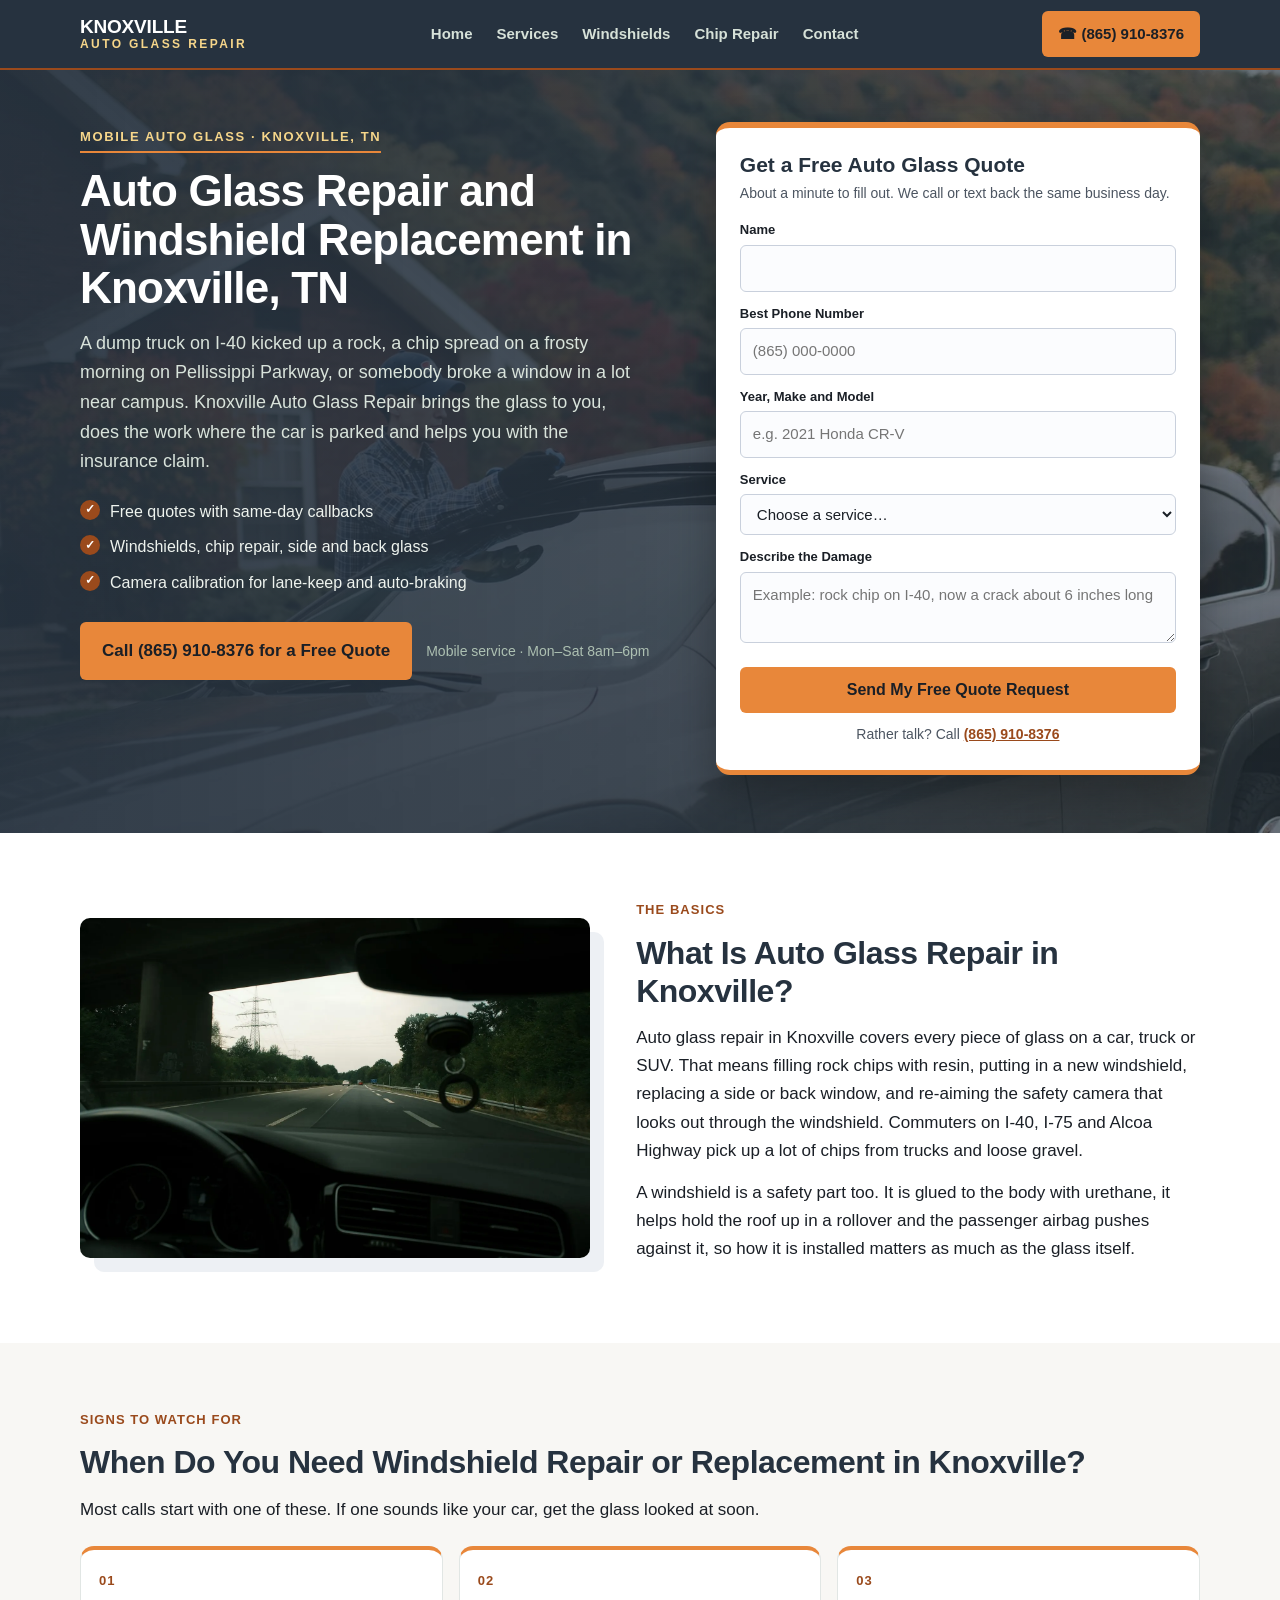
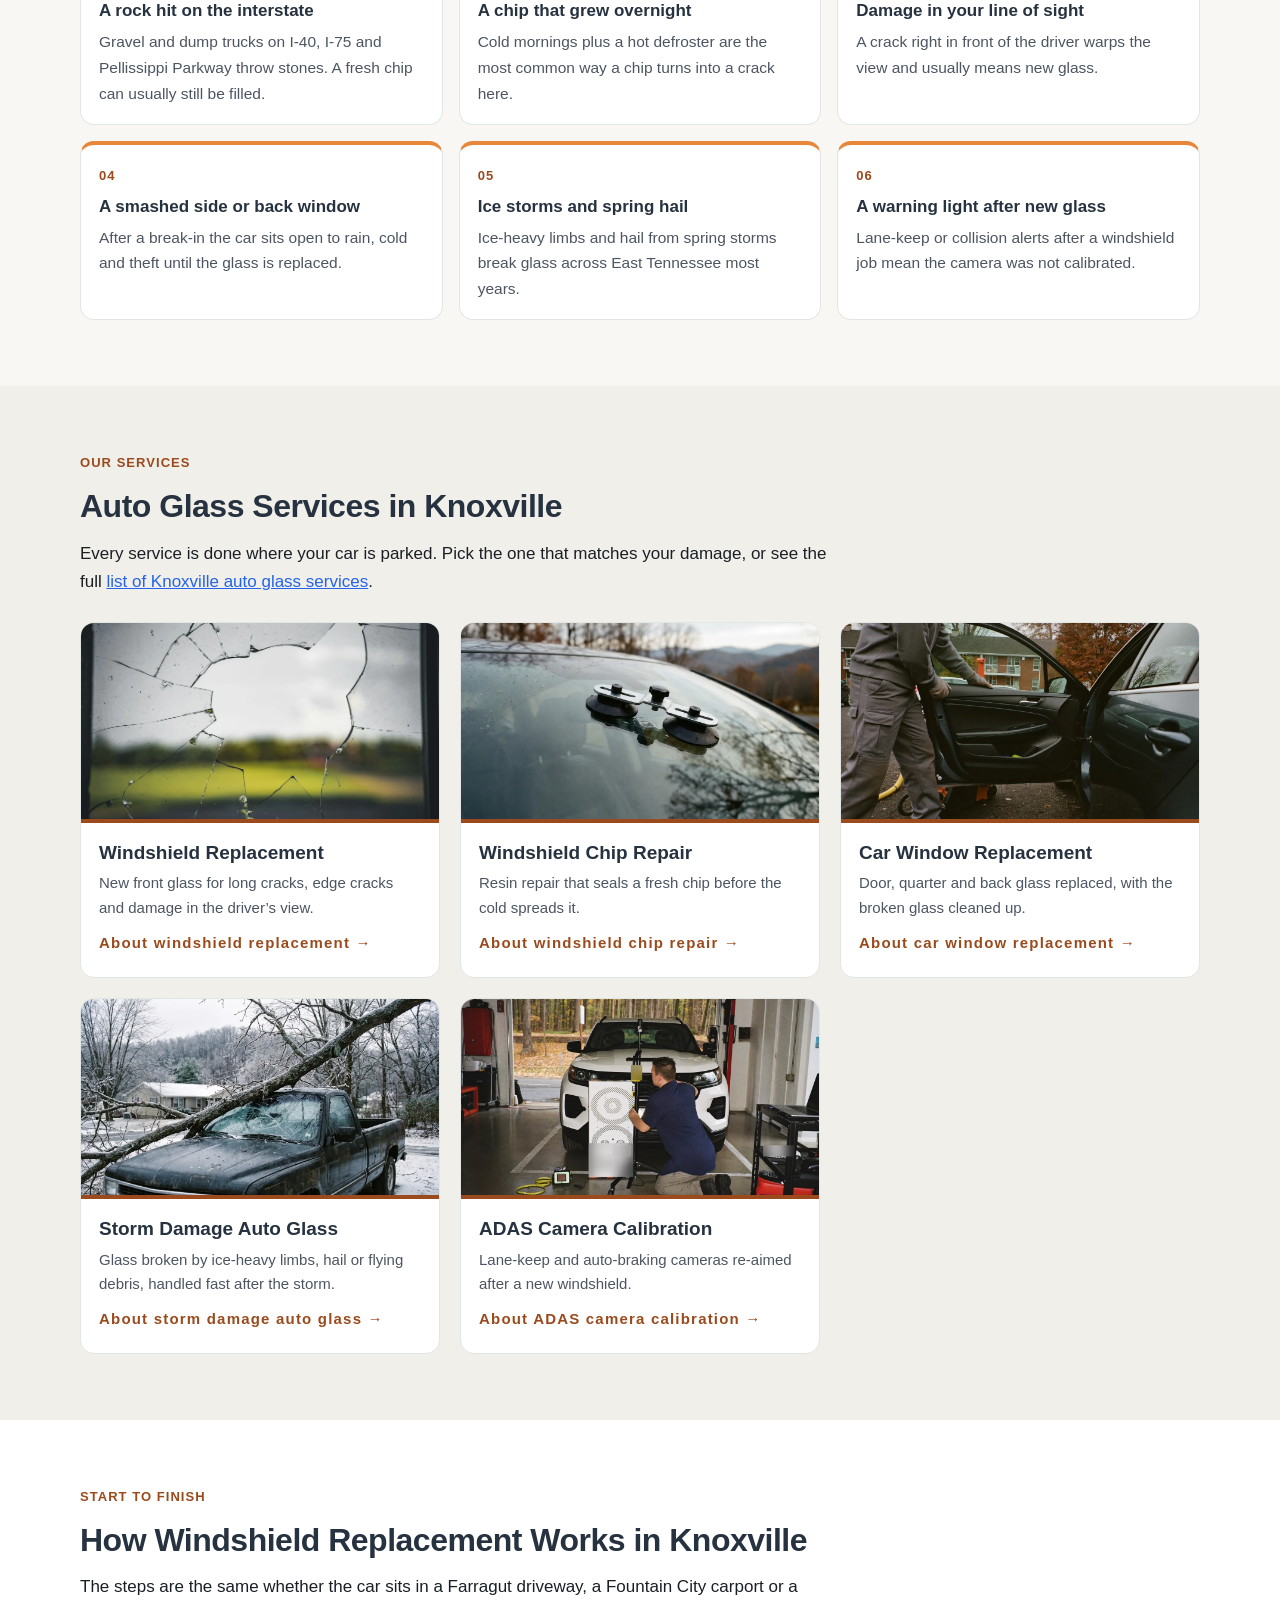
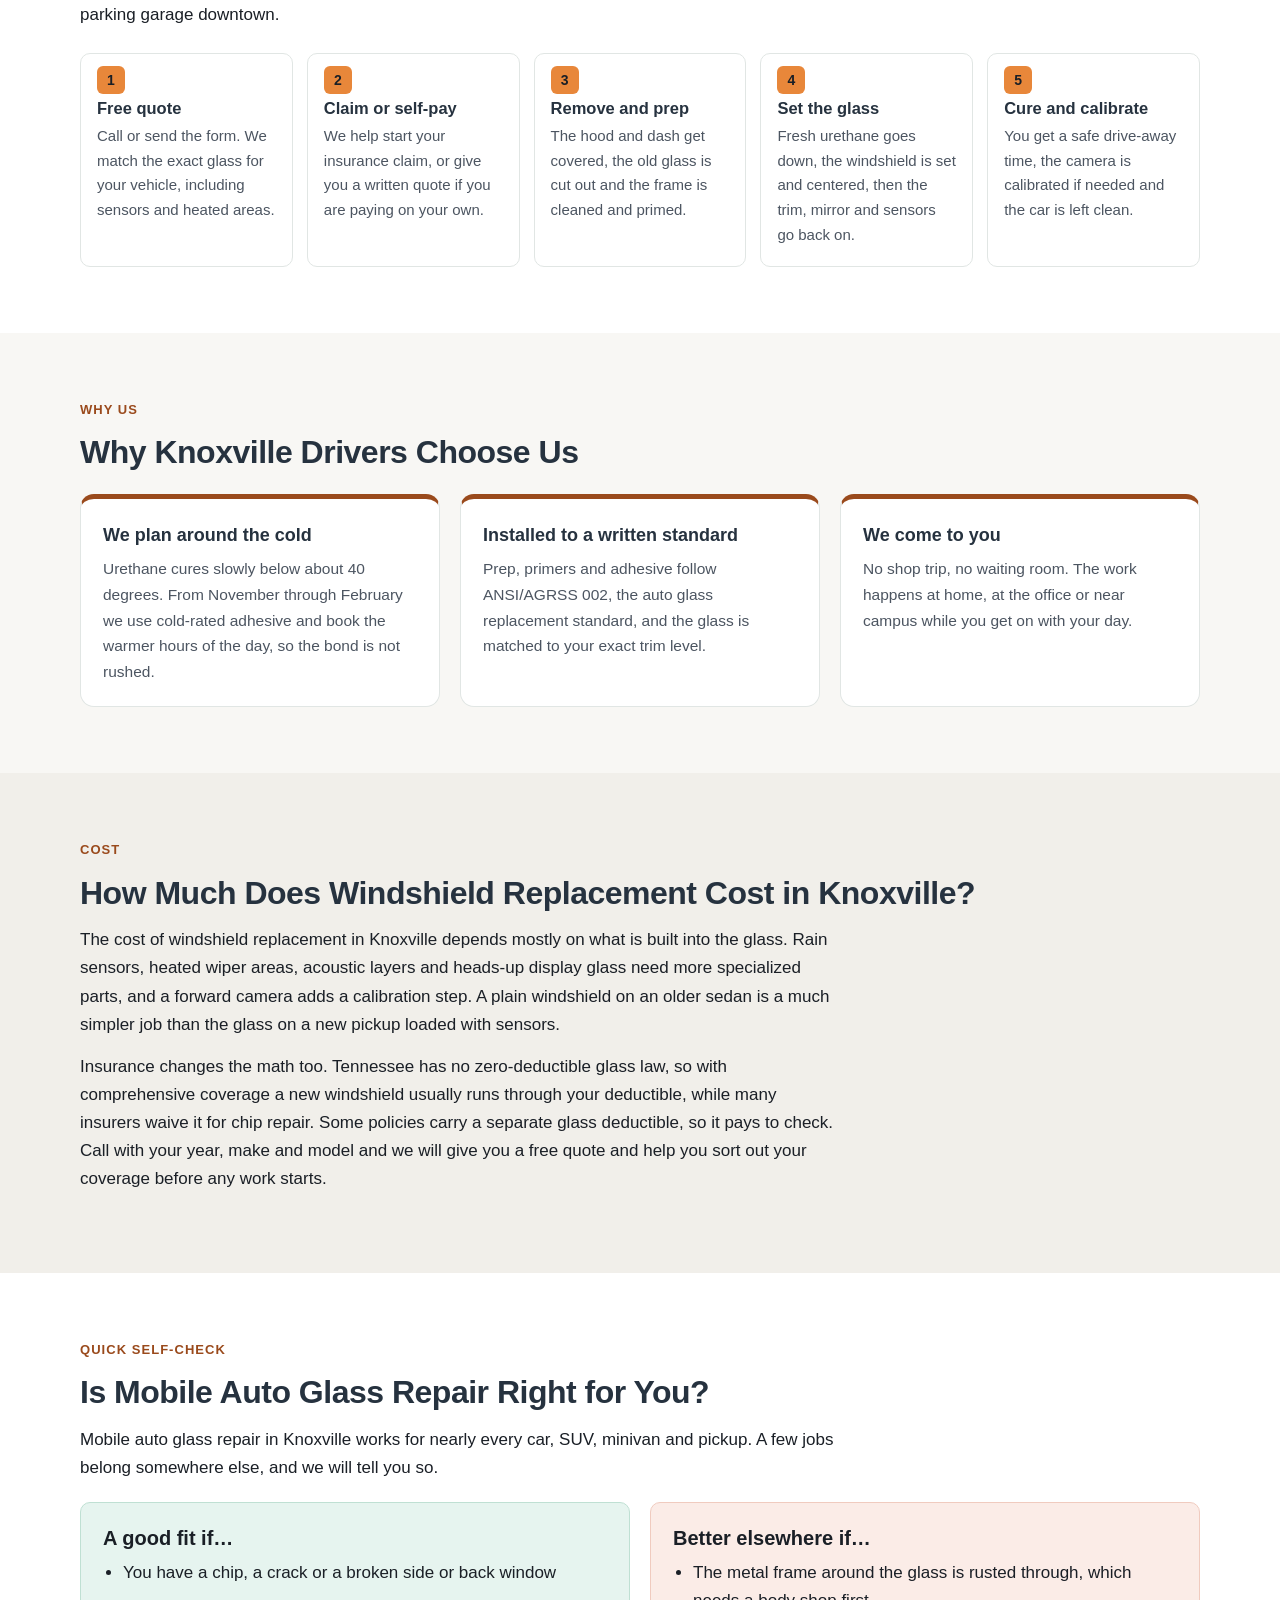
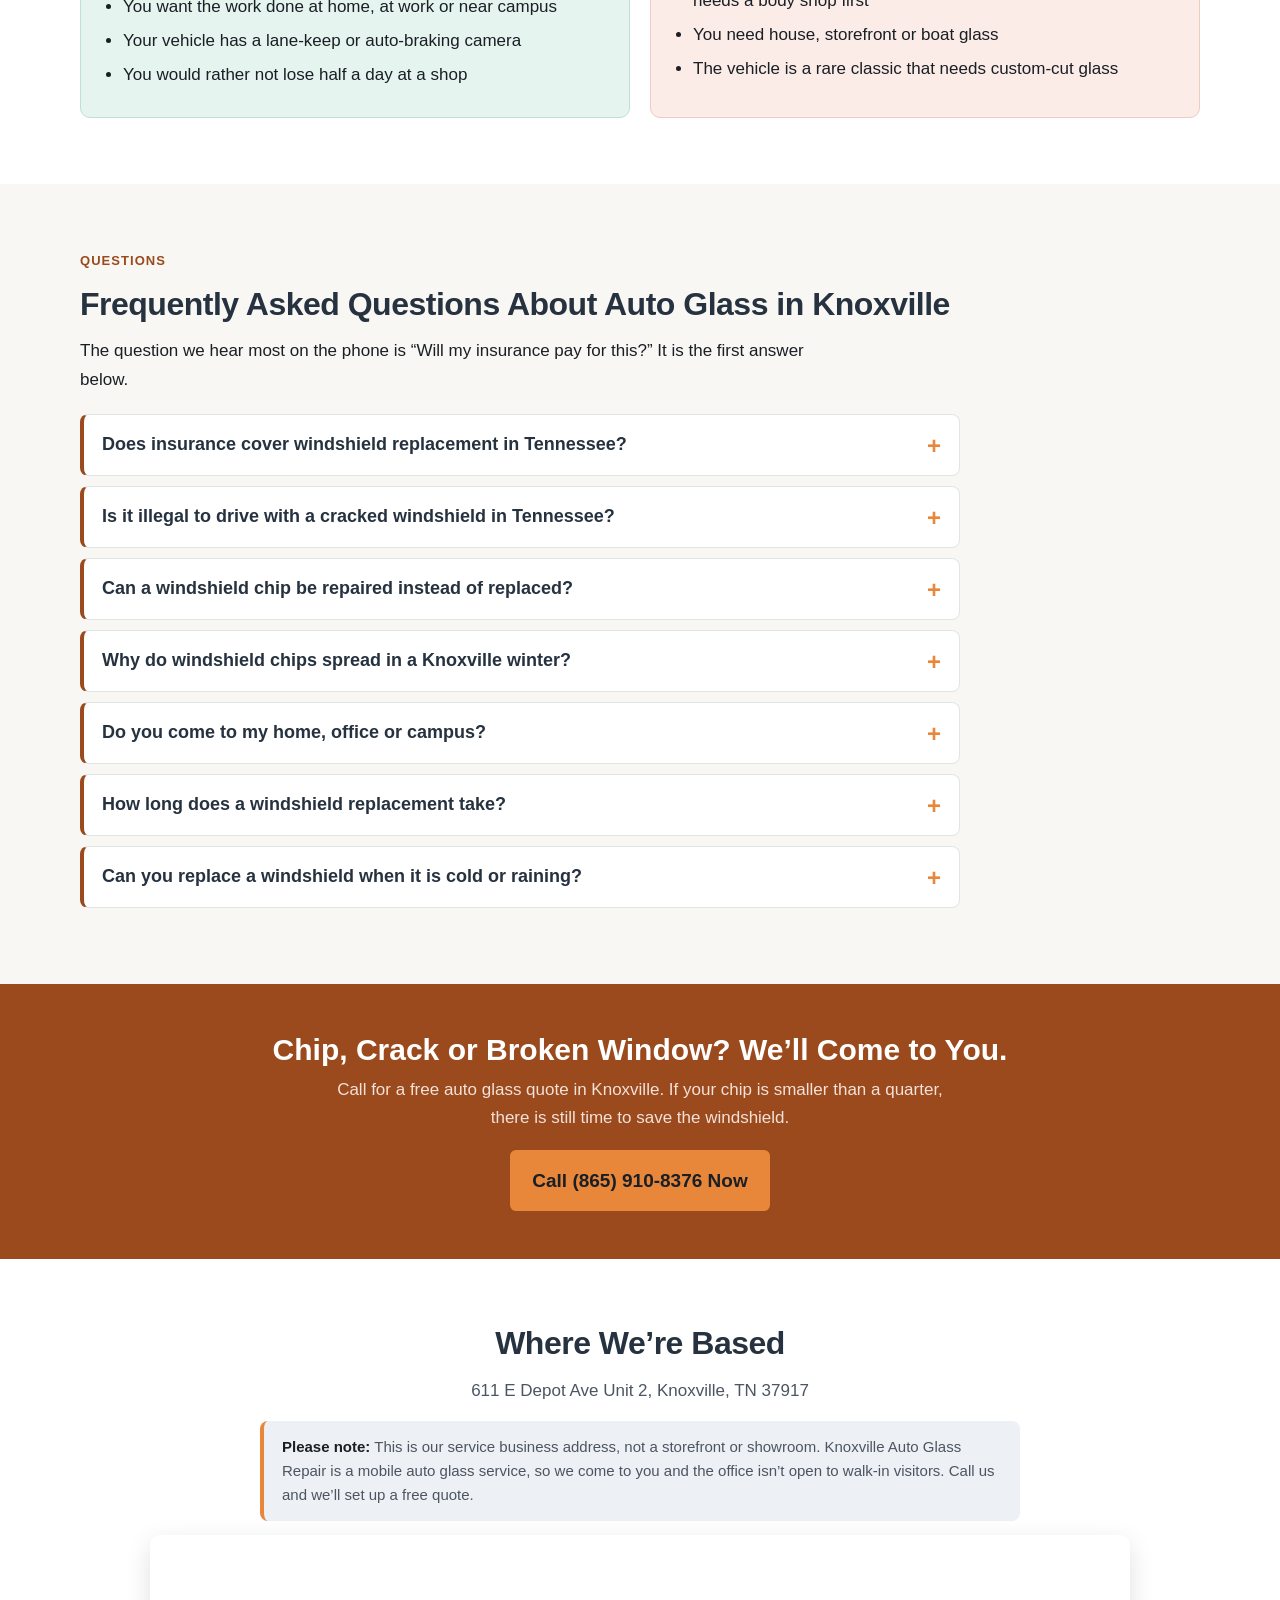
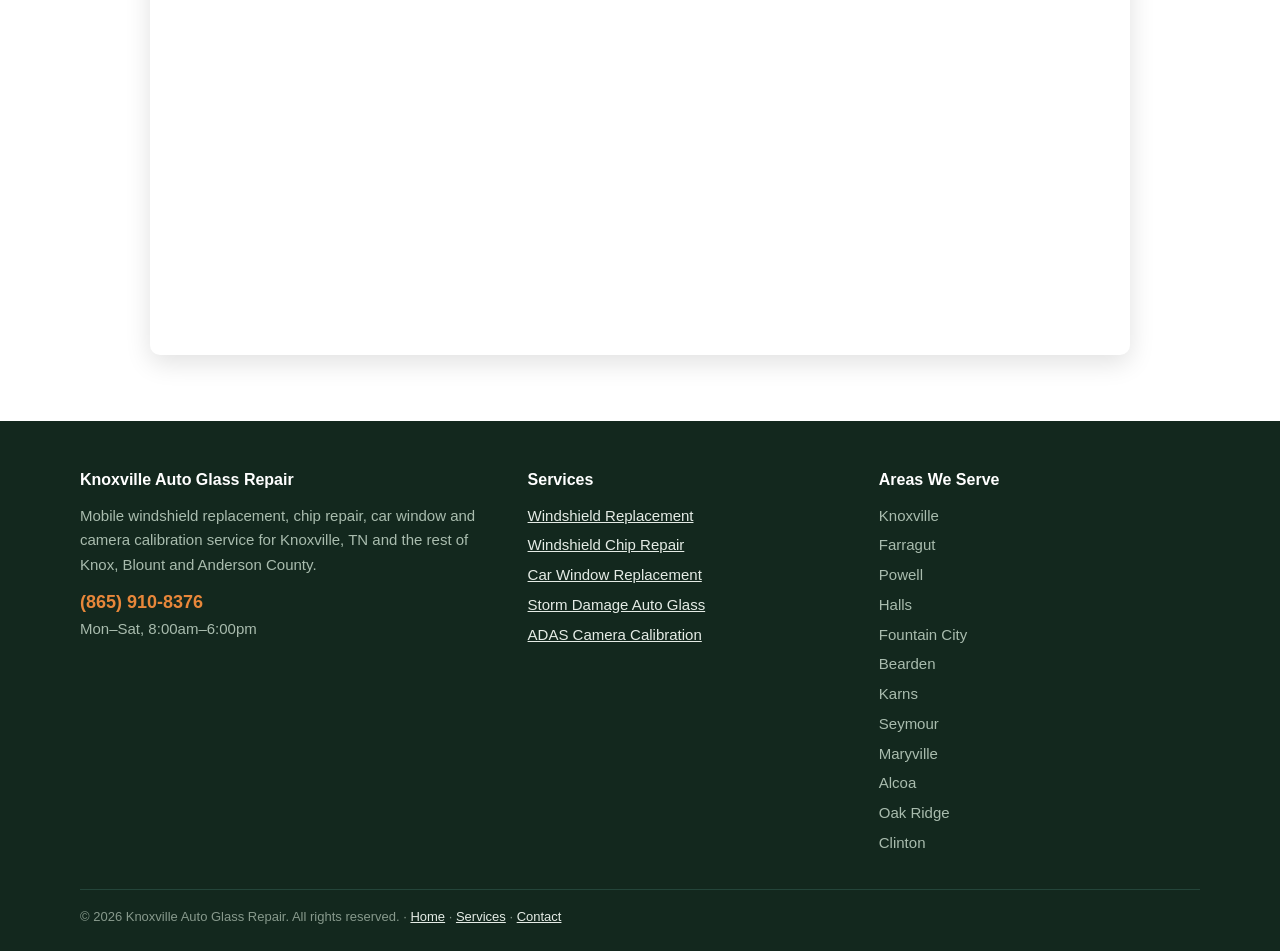
<file: index.html>
<!DOCTYPE html>
<html lang="en">
<head>
<meta charset="utf-8">
<meta name="viewport" content="width=device-width, initial-scale=1">
<title>Auto Glass Repair Knoxville TN | Mobile Windshields</title>
<meta name="description" content="Auto glass repair and windshield replacement in Knoxville, TN. Mobile chip repair, car windows and ADAS calibration at home or work. Free quotes.">
<link rel="canonical" href="https://www.knoxvilleautoglassrepair.com/">
<meta property="og:title" content="Auto Glass Repair Knoxville TN | Mobile Windshields">
<meta property="og:description" content="Auto glass repair and windshield replacement in Knoxville, TN. Mobile chip repair, car windows and ADAS calibration at home or work. Free quotes.">
<meta property="og:type" content="website">
<meta property="og:url" content="https://www.knoxvilleautoglassrepair.com/">
<meta property="og:image" content="https://www.knoxvilleautoglassrepair.com/knoxville-windshield-replacement-driveway.webp">
<link rel="stylesheet" href="styles.css">
<script type="application/ld+json">{
 "@context": "https://schema.org",
 "@type": "LocalBusiness",
 "name": "Knoxville Auto Glass Repair",
 "telephone": "(865) 910-8376",
 "url": "https://www.knoxvilleautoglassrepair.com/",
 "image": "https://www.knoxvilleautoglassrepair.com/knoxville-windshield-replacement-driveway.webp",
 "address": {
  "@type": "PostalAddress",
  "streetAddress": "611 E Depot Ave Unit 2",
  "addressLocality": "Knoxville",
  "addressRegion": "TN",
  "postalCode": "37917",
  "addressCountry": "US"
 },
 "areaServed": [
  "Knoxville, TN",
  "Farragut, TN",
  "Powell, TN",
  "Halls, TN",
  "Fountain City, TN",
  "Bearden, TN",
  "Karns, TN",
  "Seymour, TN",
  "Maryville, TN",
  "Alcoa, TN",
  "Oak Ridge, TN",
  "Clinton, TN"
 ],
 "description": "Mobile auto glass repair and windshield replacement in Knoxville, TN",
 "openingHours": "Mo-Sa 08:00-18:00"
}</script>
<script type="application/ld+json">{
 "@context": "https://schema.org",
 "@type": "FAQPage",
 "mainEntity": [
  {
   "@type": "Question",
   "name": "Does insurance cover windshield replacement in Tennessee?",
   "acceptedAnswer": {
    "@type": "Answer",
    "text": "Usually, if you carry comprehensive coverage. Tennessee has no law that waives the deductible on glass, so a new windshield normally goes through the deductible on your comprehensive coverage unless your policy has a separate glass option. Many insurers waive the deductible on chip repair, which is one more reason to fix a chip early."
   }
  },
  {
   "@type": "Question",
   "name": "Is it illegal to drive with a cracked windshield in Tennessee?",
   "acceptedAnswer": {
    "@type": "Answer",
    "text": "Tennessee has no law that names windshield cracks, but state law does bar anything that blocks the driver\u2019s view of the road. A long crack across your line of sight can still get you pulled over, and it makes glare from low winter sun much worse. Getting it replaced is the safer call."
   }
  },
  {
   "@type": "Question",
   "name": "Can a windshield chip be repaired instead of replaced?",
   "acceptedAnswer": {
    "@type": "Answer",
    "text": "Often it can. A chip smaller than a quarter, or one crack shorter than about six inches, can usually be filled with resin as long as it sits away from the edge and out of the driver\u2019s direct view. Tell us the size and where it is on the glass and we will say which fix fits."
   }
  },
  {
   "@type": "Question",
   "name": "Why do windshield chips spread in a Knoxville winter?",
   "acceptedAnswer": {
    "@type": "Answer",
    "text": "Cold glass and a hot defroster are the usual cause. Turning the defrost on high on a frosty morning heats the inside of the glass faster than the outside, and that pulls at the edges of the chip. Potholes on I-40 and I-640 after a freeze add more jolts, so a chip from the fall is often a crack by February."
   }
  },
  {
   "@type": "Question",
   "name": "Do you come to my home, office or campus?",
   "acceptedAnswer": {
    "@type": "Answer",
    "text": "Yes. Knoxville Auto Glass Repair is a mobile service, so the technician works in your driveway, an apartment lot or the lot at your job. The address on this site is a service office, not a shop where you drop the car off."
   }
  },
  {
   "@type": "Question",
   "name": "How long does a windshield replacement take?",
   "acceptedAnswer": {
    "@type": "Answer",
    "text": "The install takes about an hour. After that the urethane adhesive needs one to three hours before the car is safe to drive, and it cures slower in cold weather. A chip repair is much quicker, usually about 30 minutes."
   }
  },
  {
   "@type": "Question",
   "name": "Can you replace a windshield when it is cold or raining?",
   "acceptedAnswer": {
    "@type": "Answer",
    "text": "The glass and frame have to be dry, and urethane bonds slowly in the cold. In winter we use a cold-rated adhesive and book the warmer part of the day, and in rain we work in a garage or under a carport so the seal is not rushed."
   }
  }
 ]
}</script>
</head>
<body>
<!-- NAV -->
<header class="nav">
  <div class="wrap nav-in">
    <a class="brand" href="/">Knoxville<span>Auto Glass Repair</span></a>
    <ul class="links">
      <li><a href="/">Home</a></li>
      <li><a href="services.html">Services</a></li>
      <li><a href="windshield-replacement-knoxville.html">Windshields</a></li>
      <li><a href="windshield-chip-repair-knoxville.html">Chip Repair</a></li>
      <li><a href="contact.html">Contact</a></li>
    </ul>
    <a class="nav-call" href="tel:+18659108376">&#9742; (865) 910-8376</a>
  </div>
</header>
<!-- HERO -->
<section class="hero" style="background:linear-gradient(90deg,rgba(38,50,63,0.93) 0%,rgba(38,50,63,0.84) 50%,rgba(38,50,63,0.62) 100%),url('knoxville-windshield-replacement-driveway.webp') center/cover no-repeat;">
  <div class="wrap hero-grid">
    <div>
      <span class="tag">Mobile Auto Glass &middot; Knoxville, TN</span>
      <h1>Auto Glass Repair and Windshield Replacement in Knoxville, TN</h1>
      <p class="lead">A dump truck on I-40 kicked up a rock, a chip spread on a frosty morning on Pellissippi Parkway, or somebody broke a window in a lot near campus. Knoxville Auto Glass Repair brings the glass to you, does the work where the car is parked and helps you with the insurance claim.</p>
      <ul class="hero-points"><li>Free quotes with same-day callbacks</li><li>Windshields, chip repair, side and back glass</li><li>Camera calibration for lane-keep and auto-braking</li></ul>
      <div class="call-big">
        <a class="btn btn-sun" href="tel:+18659108376">Call (865) 910-8376 for a Free Quote</a>
        <small>Mobile service &middot; Mon&ndash;Sat 8am&ndash;6pm</small>
      </div>
    </div>
    <div>
      <form class="quote" action="https://formspree.io/f/xyewkawp" method="POST">
        <h2>Get a Free Auto Glass Quote</h2>
        <p class="sub">About a minute to fill out. We call or text back the same business day.</p>
        <input type="hidden" name="_subject" value="New lead - Auto Glass Knoxville (home)">
        <div class="field"><label for="q-name">Name</label><input id="q-name" name="name" type="text" autocomplete="name" required></div>
        <div class="field"><label for="q-phone">Best Phone Number</label><input id="q-phone" name="phone" type="tel" autocomplete="tel" placeholder="(865) 000-0000" required></div>
        <div class="field"><label for="q-vehicle">Year, Make and Model</label><input id="q-vehicle" name="vehicle" type="text" placeholder="e.g. 2021 Honda CR-V"></div>
        <div class="field"><label for="q-service">Service</label><select id="q-service" name="service"><option value="">Choose a service&hellip;</option><option>Windshield Replacement</option><option>Windshield Chip Repair</option><option>Car Window Replacement</option><option>Storm Damage Auto Glass</option><option>ADAS Camera Calibration</option><option>Something else / not sure</option></select></div>
        <div class="field"><label for="q-details">Describe the Damage</label><textarea id="q-details" name="details" placeholder="Example: rock chip on I-40, now a crack about 6 inches long"></textarea></div>
        <input type="text" name="_gotcha" style="display:none" tabindex="-1" autocomplete="off">
        <button type="submit">Send My Free Quote Request</button>
        <p class="alt">Rather talk? Call <a href="tel:+18659108376">(865) 910-8376</a></p>
      </form>
    </div>
  </div>
</section>

<!-- WHAT -->
<section class="sec alt">
  <div class="wrap two">
    <img src="highway-view-through-windshield.webp" alt="Windshield repair in Knoxville keeps the view of the highway clear" loading="lazy" width="1200" height="800">
    <div>
      <p class="kicker">The basics</p>
      <h2>What Is Auto Glass Repair in Knoxville?</h2>
      <p>Auto glass repair in Knoxville covers every piece of glass on a car, truck or SUV. That means filling rock chips with resin, putting in a new windshield, replacing a side or back window, and re-aiming the safety camera that looks out through the windshield. Commuters on I-40, I-75 and Alcoa Highway pick up a lot of chips from trucks and loose gravel.</p>
      <p>A windshield is a safety part too. It is glued to the body with urethane, it helps hold the roof up in a rollover and the passenger airbag pushes against it, so how it is installed matters as much as the glass itself.</p>
    </div>
  </div>
</section>

<!-- WHEN -->
<section class="sec">
  <div class="wrap">
    <p class="kicker">Signs to watch for</p>
    <h2>When Do You Need Windshield Repair or Replacement in Knoxville?</h2>
    <p>Most calls start with one of these. If one sounds like your car, get the glass looked at soon.</p>
    <div class="signs"><div class="sign"><strong>A rock hit on the interstate</strong><p>Gravel and dump trucks on I-40, I-75 and Pellissippi Parkway throw stones. A fresh chip can usually still be filled.</p></div><div class="sign"><strong>A chip that grew overnight</strong><p>Cold mornings plus a hot defroster are the most common way a chip turns into a crack here.</p></div><div class="sign"><strong>Damage in your line of sight</strong><p>A crack right in front of the driver warps the view and usually means new glass.</p></div><div class="sign"><strong>A smashed side or back window</strong><p>After a break-in the car sits open to rain, cold and theft until the glass is replaced.</p></div><div class="sign"><strong>Ice storms and spring hail</strong><p>Ice-heavy limbs and hail from spring storms break glass across East Tennessee most years.</p></div><div class="sign"><strong>A warning light after new glass</strong><p>Lane-keep or collision alerts after a windshield job mean the camera was not calibrated.</p></div></div>
  </div>
</section>

<!-- SERVICES GRID -->
<section class="sec coq">
  <div class="wrap">
    <p class="kicker">Our services</p>
    <h2>Auto Glass Services in Knoxville</h2>
    <p>Every service is done where your car is parked. Pick the one that matches your damage, or see the full <a class="body-link" href="services.html" style="color: #2563eb; text-decoration: underline;">list of Knoxville auto glass services</a>.</p>
    <div class="cards"><a class="card" href="windshield-replacement-knoxville.html"><img src="cracked-windshield-glass-spreading.webp" alt="Windshield replacement in Knoxville for a long spreading crack" loading="lazy" width="600" height="400"><div class="cb"><h3>Windshield Replacement</h3><p>New front glass for long cracks, edge cracks and damage in the driver&rsquo;s view.</p><span class="more">About windshield replacement &rarr;</span></div></a><a class="card" href="windshield-chip-repair-knoxville.html"><img src="windshield-chip-repair-tool-autumn-ridge.webp" alt="Windshield chip repair in Knoxville with a resin bridge tool" loading="lazy" width="600" height="400"><div class="cb"><h3>Windshield Chip Repair</h3><p>Resin repair that seals a fresh chip before the cold spreads it.</p><span class="more">About windshield chip repair &rarr;</span></div></a><a class="card" href="car-window-replacement-knoxville.html"><img src="car-door-window-replacement-knoxville-apartment.webp" alt="Car window replacement in a Knoxville apartment parking lot" loading="lazy" width="600" height="400"><div class="cb"><h3>Car Window Replacement</h3><p>Door, quarter and back glass replaced, with the broken glass cleaned up.</p><span class="more">About car window replacement &rarr;</span></div></a><a class="card" href="storm-damage-auto-glass-knoxville.html"><img src="windshield-cracked-ice-storm-limb.webp" alt="Storm damage auto glass in Knoxville after an ice-coated limb fell" loading="lazy" width="600" height="400"><div class="cb"><h3>Storm Damage Auto Glass</h3><p>Glass broken by ice-heavy limbs, hail or flying debris, handled fast after the storm.</p><span class="more">About storm damage auto glass &rarr;</span></div></a><a class="card" href="adas-calibration-knoxville.html"><img src="adas-camera-calibration-garage-knoxville.webp" alt="ADAS camera calibration in a Knoxville home garage" loading="lazy" width="600" height="400"><div class="cb"><h3>ADAS Camera Calibration</h3><p>Lane-keep and auto-braking cameras re-aimed after a new windshield.</p><span class="more">About ADAS camera calibration &rarr;</span></div></a></div>
  </div>
</section>

<!-- HOW -->
<section class="sec alt">
  <div class="wrap">
    <p class="kicker">Start to finish</p>
    <h2>How Windshield Replacement Works in Knoxville</h2>
    <p>The steps are the same whether the car sits in a Farragut driveway, a Fountain City carport or a parking garage downtown.</p>
    <ol class="steps">
      <li data-n="1"><strong>Free quote</strong><p>Call or send the form. We match the exact glass for your vehicle, including sensors and heated areas.</p></li>
      <li data-n="2"><strong>Claim or self-pay</strong><p>We help start your insurance claim, or give you a written quote if you are paying on your own.</p></li>
      <li data-n="3"><strong>Remove and prep</strong><p>The hood and dash get covered, the old glass is cut out and the frame is cleaned and primed.</p></li>
      <li data-n="4"><strong>Set the glass</strong><p>Fresh urethane goes down, the windshield is set and centered, then the trim, mirror and sensors go back on.</p></li>
      <li data-n="5"><strong>Cure and calibrate</strong><p>You get a safe drive-away time, the camera is calibrated if needed and the car is left clean.</p></li>
    </ol>
  </div>
</section>

<!-- WHY -->
<section class="sec">
  <div class="wrap">
    <p class="kicker">Why us</p>
    <h2>Why Knoxville Drivers Choose Us</h2>
    <div class="why">
      <div><strong>We plan around the cold</strong><p>Urethane cures slowly below about 40 degrees. From November through February we use cold-rated adhesive and book the warmer hours of the day, so the bond is not rushed.</p></div>
      <div><strong>Installed to a written standard</strong><p>Prep, primers and adhesive follow ANSI/AGRSS 002, the auto glass replacement standard, and the glass is matched to your exact trim level.</p></div>
      <div><strong>We come to you</strong><p>No shop trip, no waiting room. The work happens at home, at the office or near campus while you get on with your day.</p></div>
    </div>
  </div>
</section>

<!-- COST -->
<section class="sec coq">
  <div class="wrap">
    <p class="kicker">Cost</p>
    <h2>How Much Does Windshield Replacement Cost in Knoxville?</h2>
    <p>The cost of windshield replacement in Knoxville depends mostly on what is built into the glass. Rain sensors, heated wiper areas, acoustic layers and heads-up display glass need more specialized parts, and a forward camera adds a calibration step. A plain windshield on an older sedan is a much simpler job than the glass on a new pickup loaded with sensors.</p>
    <p>Insurance changes the math too. Tennessee has no zero-deductible glass law, so with comprehensive coverage a new windshield usually runs through your deductible, while many insurers waive it for chip repair. Some policies carry a separate glass deductible, so it pays to check. Call with your year, make and model and we will give you a free quote and help you sort out your coverage before any work starts.</p>
  </div>
</section>

<!-- FIT -->
<section class="sec alt">
  <div class="wrap">
    <p class="kicker">Quick self-check</p>
    <h2>Is Mobile Auto Glass Repair Right for You?</h2>
    <p>Mobile auto glass repair in Knoxville works for nearly every car, SUV, minivan and pickup. A few jobs belong somewhere else, and we will tell you so.</p>
    <div class="fit">
      <div class="yes"><h3>A good fit if&hellip;</h3><ul><li>You have a chip, a crack or a broken side or back window</li><li>You want the work done at home, at work or near campus</li><li>Your vehicle has a lane-keep or auto-braking camera</li><li>You would rather not lose half a day at a shop</li></ul></div>
      <div class="no"><h3>Better elsewhere if&hellip;</h3><ul><li>The metal frame around the glass is rusted through, which needs a body shop first</li><li>You need house, storefront or boat glass</li><li>The vehicle is a rare classic that needs custom-cut glass</li></ul></div>
    </div>
  </div>
</section>

<!-- FAQ -->
<section class="sec">
  <div class="wrap">
    <p class="kicker">Questions</p>
    <h2>Frequently Asked Questions About Auto Glass in Knoxville</h2>
    <p>The question we hear most on the phone is &ldquo;Will my insurance pay for this?&rdquo; It is the first answer below.</p>
    <div class="faq"><details><summary><h3>Does insurance cover windshield replacement in Tennessee?</h3></summary><div class="ans"><p>Usually, if you carry comprehensive coverage. Tennessee has no law that waives the deductible on glass, so a new windshield normally goes through the deductible on your comprehensive coverage unless your policy has a separate glass option. Many insurers waive the deductible on chip repair, which is one more reason to fix a chip early.</p></div></details><details><summary><h3>Is it illegal to drive with a cracked windshield in Tennessee?</h3></summary><div class="ans"><p>Tennessee has no law that names windshield cracks, but state law does bar anything that blocks the driver&rsquo;s view of the road. A long crack across your line of sight can still get you pulled over, and it makes glare from low winter sun much worse. Getting it replaced is the safer call.</p></div></details><details><summary><h3>Can a windshield chip be repaired instead of replaced?</h3></summary><div class="ans"><p>Often it can. A chip smaller than a quarter, or one crack shorter than about six inches, can usually be filled with resin as long as it sits away from the edge and out of the driver&rsquo;s direct view. Tell us the size and where it is on the glass and we will say which fix fits.</p></div></details><details><summary><h3>Why do windshield chips spread in a Knoxville winter?</h3></summary><div class="ans"><p>Cold glass and a hot defroster are the usual cause. Turning the defrost on high on a frosty morning heats the inside of the glass faster than the outside, and that pulls at the edges of the chip. Potholes on I-40 and I-640 after a freeze add more jolts, so a chip from the fall is often a crack by February.</p></div></details><details><summary><h3>Do you come to my home, office or campus?</h3></summary><div class="ans"><p>Yes. Knoxville Auto Glass Repair is a mobile service, so the technician works in your driveway, an apartment lot or the lot at your job. The address on this site is a service office, not a shop where you drop the car off.</p></div></details><details><summary><h3>How long does a windshield replacement take?</h3></summary><div class="ans"><p>The install takes about an hour. After that the urethane adhesive needs one to three hours before the car is safe to drive, and it cures slower in cold weather. A chip repair is much quicker, usually about 30 minutes.</p></div></details><details><summary><h3>Can you replace a windshield when it is cold or raining?</h3></summary><div class="ans"><p>The glass and frame have to be dry, and urethane bonds slowly in the cold. In winter we use a cold-rated adhesive and book the warmer part of the day, and in rain we work in a garage or under a carport so the seal is not rushed.</p></div></details></div>
  </div>
</section>
<!-- CTA -->
<section class="cta">
  <div class="wrap">
    <h2>Chip, Crack or Broken Window? We&rsquo;ll Come to You.</h2>
    <p>Call for a free auto glass quote in Knoxville. If your chip is smaller than a quarter, there is still time to save the windshield.</p>
    <a class="btn btn-pine" href="tel:+18659108376">Call (865) 910-8376 Now</a>
  </div>
</section>

<!-- MAP / LOCATION -->
<section class="sec alt">
  <div class="wrap" style="text-align:center;">
    <h2>Where We&rsquo;re Based</h2>
    <p style="margin:0 auto 16px;color:var(--muted);">611 E Depot Ave Unit 2, Knoxville, TN 37917</p>
    <p class="note"><strong style="color:var(--ink);">Please note:</strong> This is our service business address, not a storefront or showroom. Knoxville Auto Glass Repair is a mobile auto glass service, so we come to you and the office isn&rsquo;t open to walk-in visitors. Call us and we&rsquo;ll set up a free quote.</p>
    <div class="mapbox">
      <iframe title="Map to Knoxville Auto Glass Repair service address, 611 E Depot Ave Unit 2, Knoxville, TN 37917" src="https://www.google.com/maps?q=611%20E%20Depot%20Ave%20Unit%202%2C%20Knoxville%2C%20TN%2037917&amp;output=embed" loading="lazy" referrerpolicy="no-referrer-when-downgrade" allowfullscreen></iframe>
    </div>
  </div>
</section>
<!-- FOOTER -->
<footer class="foot">
  <div class="wrap">
    <div class="foot-grid">
      <div>
        <h4>Knoxville Auto Glass Repair</h4>
        <p>Mobile windshield replacement, chip repair, car window and camera calibration service for Knoxville, TN and the rest of Knox, Blount and Anderson County.</p>
        <p style="margin-top:10px;"><a class="tel" href="tel:+18659108376">(865) 910-8376</a></p>
        <p>Mon&ndash;Sat, 8:00am&ndash;6:00pm</p>
      </div>
      <div>
        <h4>Services</h4>
        <ul><li><a href="windshield-replacement-knoxville.html">Windshield Replacement</a></li><li><a href="windshield-chip-repair-knoxville.html">Windshield Chip Repair</a></li><li><a href="car-window-replacement-knoxville.html">Car Window Replacement</a></li><li><a href="storm-damage-auto-glass-knoxville.html">Storm Damage Auto Glass</a></li><li><a href="adas-calibration-knoxville.html">ADAS Camera Calibration</a></li></ul>
      </div>
      <div>
        <h4>Areas We Serve</h4>
        <ul><li>Knoxville</li><li>Farragut</li><li>Powell</li><li>Halls</li><li>Fountain City</li><li>Bearden</li><li>Karns</li><li>Seymour</li><li>Maryville</li><li>Alcoa</li><li>Oak Ridge</li><li>Clinton</li></ul>
      </div>
    </div>
    <p class="copy">&copy; 2026 Knoxville Auto Glass Repair. All rights reserved. &middot; <a href="/">Home</a> &middot; <a href="services.html">Services</a> &middot; <a href="contact.html">Contact</a></p>
  </div>
</footer>
</body>
</html>
</file>
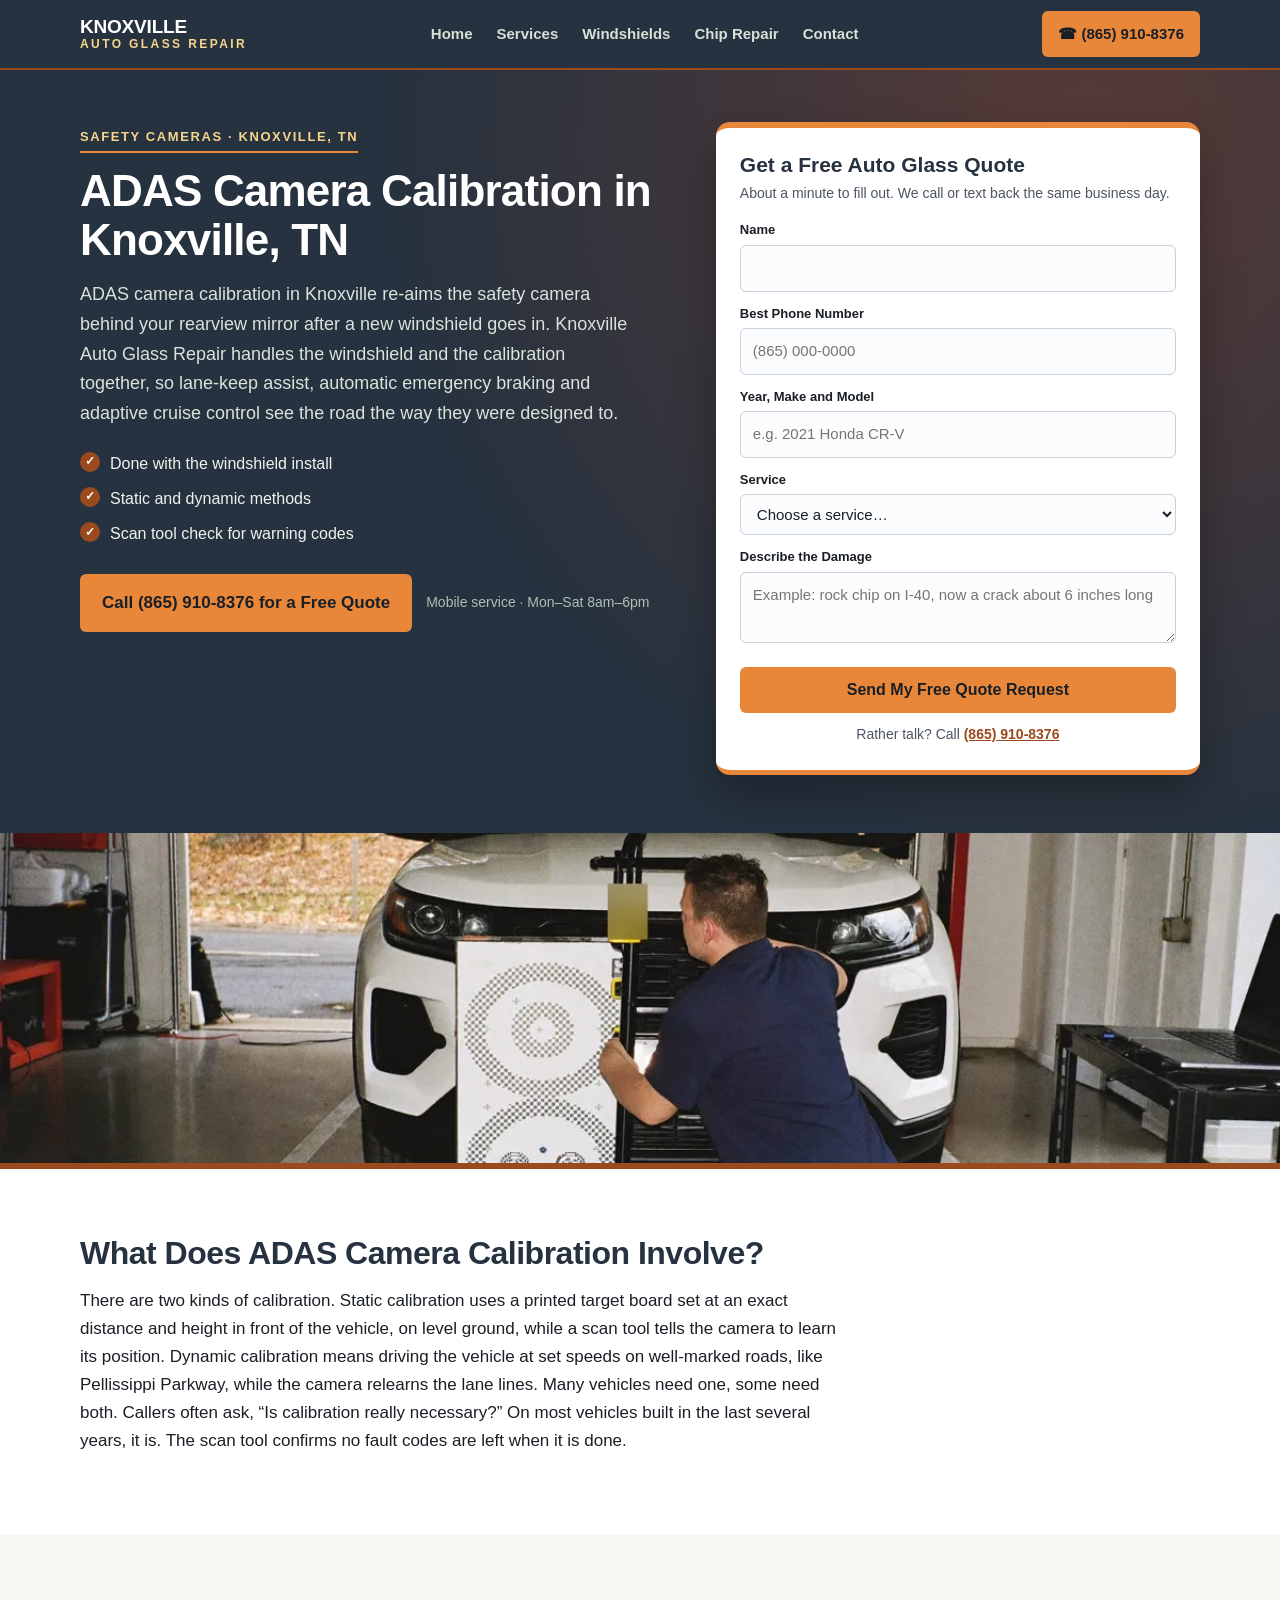
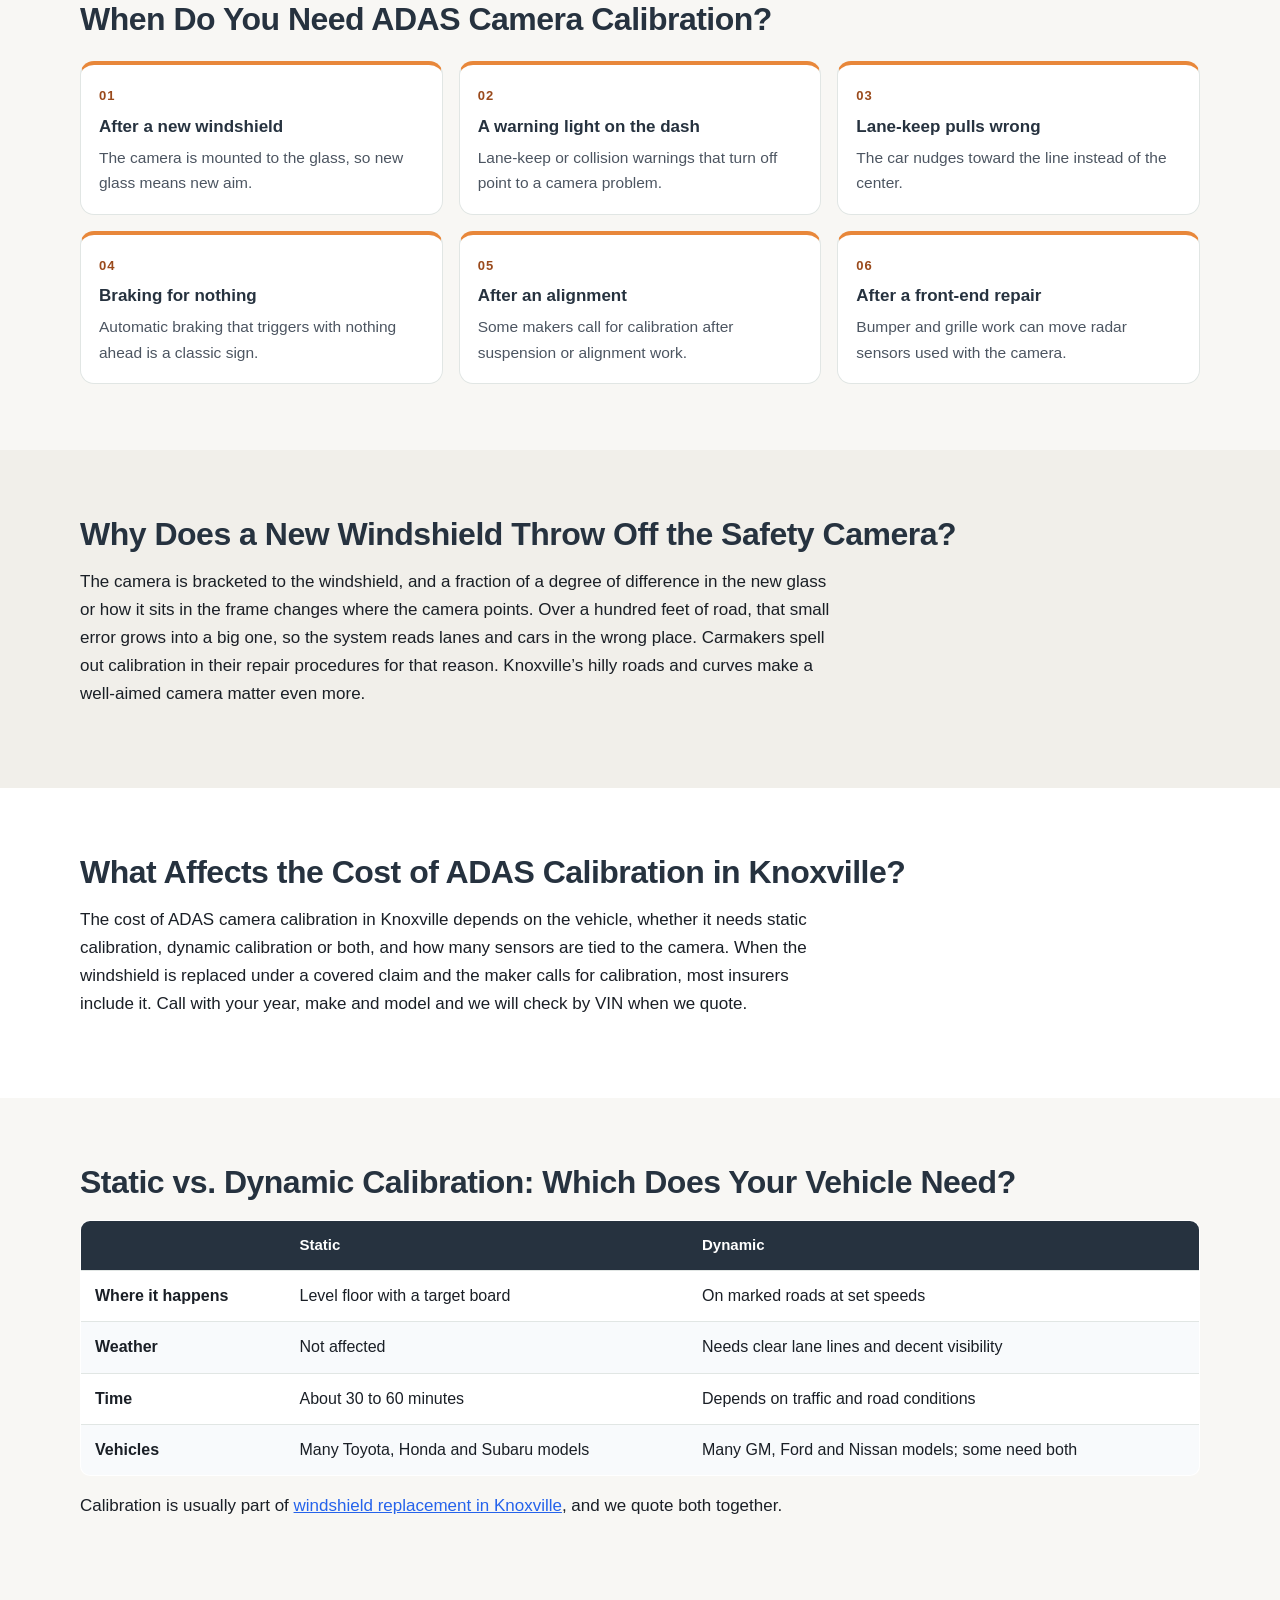
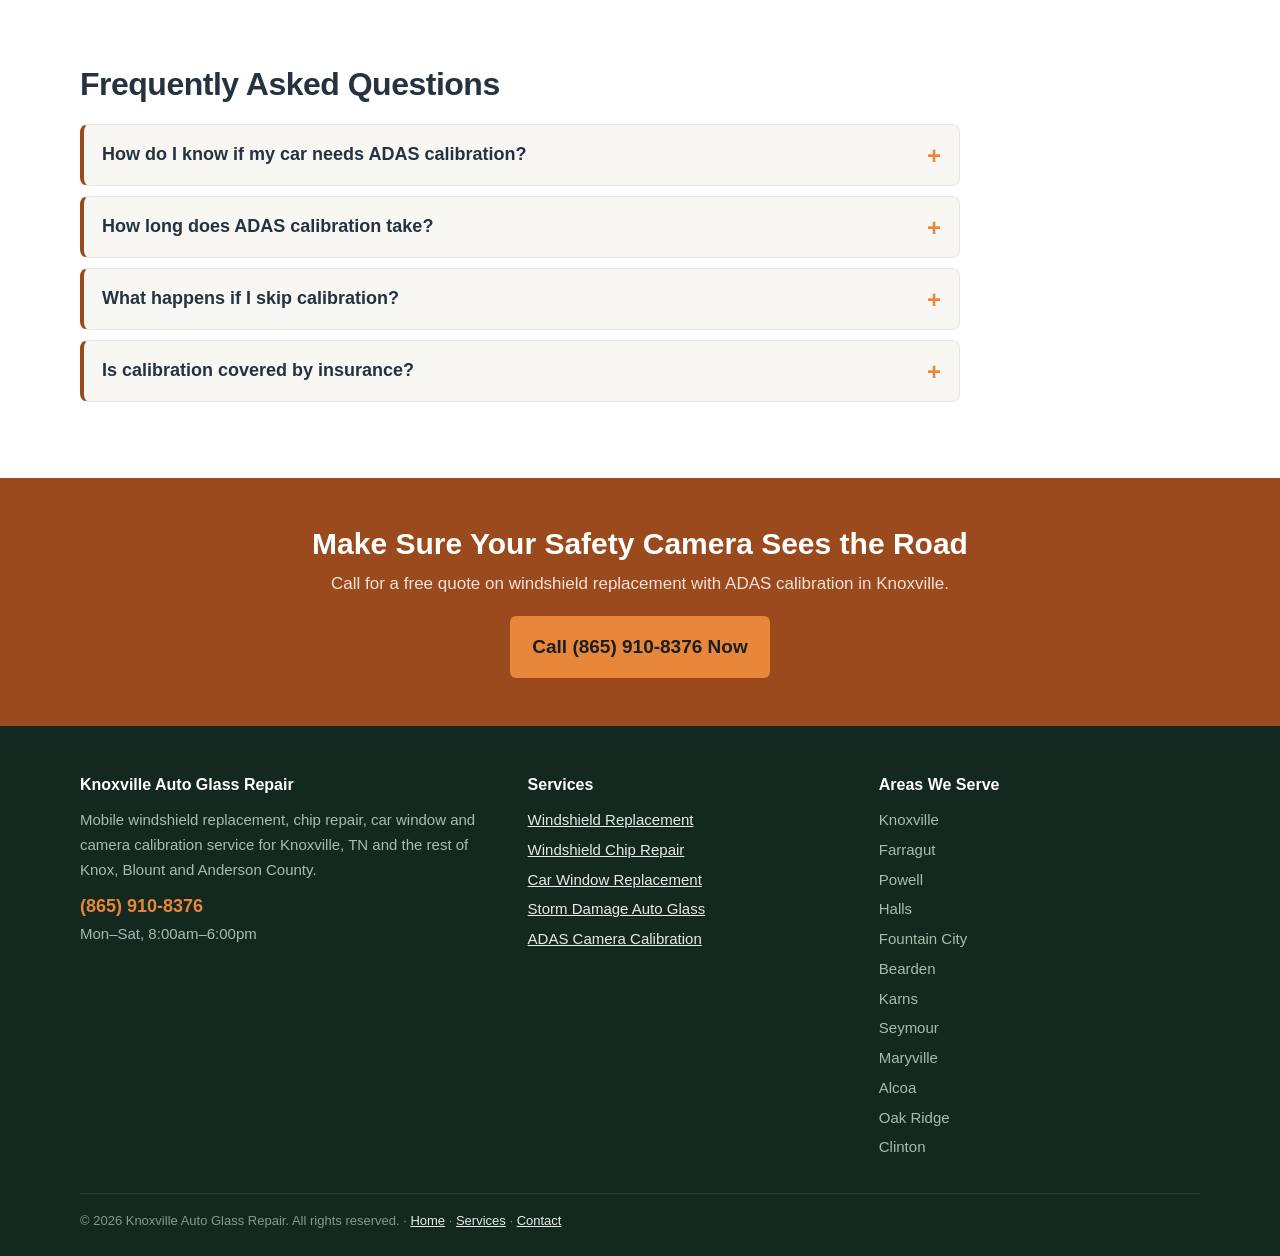
<file: adas-calibration-knoxville.html>
<!DOCTYPE html>
<html lang="en">
<head>
<meta charset="utf-8">
<meta name="viewport" content="width=device-width, initial-scale=1">
<title>ADAS Camera Calibration in Knoxville, TN | Mobile</title>
<meta name="description" content="ADAS camera calibration in Knoxville, TN after windshield replacement. Lane-keep, auto-braking and adaptive cruise cameras re-aimed correctly.">
<link rel="canonical" href="https://www.knoxvilleautoglassrepair.com/adas-calibration-knoxville.html">
<meta property="og:title" content="ADAS Camera Calibration in Knoxville, TN | Mobile">
<meta property="og:description" content="ADAS camera calibration in Knoxville, TN after windshield replacement. Lane-keep, auto-braking and adaptive cruise cameras re-aimed correctly.">
<meta property="og:type" content="website">
<meta property="og:url" content="https://www.knoxvilleautoglassrepair.com/adas-calibration-knoxville.html">
<meta property="og:image" content="https://www.knoxvilleautoglassrepair.com/adas-camera-calibration-garage-knoxville.webp">
<link rel="stylesheet" href="styles.css">
<script type="application/ld+json">{
 "@context": "https://schema.org",
 "@type": "LocalBusiness",
 "name": "Knoxville Auto Glass Repair",
 "telephone": "(865) 910-8376",
 "url": "https://www.knoxvilleautoglassrepair.com/",
 "image": "https://www.knoxvilleautoglassrepair.com/knoxville-windshield-replacement-driveway.webp",
 "address": {
  "@type": "PostalAddress",
  "streetAddress": "611 E Depot Ave Unit 2",
  "addressLocality": "Knoxville",
  "addressRegion": "TN",
  "postalCode": "37917",
  "addressCountry": "US"
 },
 "areaServed": [
  "Knoxville, TN",
  "Farragut, TN",
  "Powell, TN",
  "Halls, TN",
  "Fountain City, TN",
  "Bearden, TN",
  "Karns, TN",
  "Seymour, TN",
  "Maryville, TN",
  "Alcoa, TN",
  "Oak Ridge, TN",
  "Clinton, TN"
 ],
 "description": "ADAS Camera Calibration in Knoxville, TN",
 "openingHours": "Mo-Sa 08:00-18:00"
}</script>
<script type="application/ld+json">{
 "@context": "https://schema.org",
 "@type": "FAQPage",
 "mainEntity": [
  {
   "@type": "Question",
   "name": "How do I know if my car needs ADAS calibration?",
   "acceptedAnswer": {
    "@type": "Answer",
    "text": "If your vehicle has lane-keep assist, lane departure warning, automatic emergency braking or adaptive cruise, and the camera sits behind the rearview mirror, it almost always needs calibration after a new windshield. We check by VIN when we quote."
   }
  },
  {
   "@type": "Question",
   "name": "How long does ADAS calibration take?",
   "acceptedAnswer": {
    "@type": "Answer",
    "text": "Most calibrations take 30 minutes to an hour after the windshield is installed. Dynamic calibrations also depend on traffic and road conditions."
   }
  },
  {
   "@type": "Question",
   "name": "What happens if I skip calibration?",
   "acceptedAnswer": {
    "@type": "Answer",
    "text": "The safety systems may work poorly or not at all. Warnings can come late, the car may brake for no reason, or lane-keep can steer you toward the line instead of away from it. Having the car brake hard for nothing on Kingston Pike is unnerving."
   }
  },
  {
   "@type": "Question",
   "name": "Is calibration covered by insurance?",
   "acceptedAnswer": {
    "@type": "Answer",
    "text": "When the windshield is replaced under a covered claim and the vehicle requires calibration, most insurers include it. We confirm with your insurer before the work."
   }
  }
 ]
}</script>
</head>
<body>
<!-- NAV -->
<header class="nav">
  <div class="wrap nav-in">
    <a class="brand" href="/">Knoxville<span>Auto Glass Repair</span></a>
    <ul class="links">
      <li><a href="/">Home</a></li>
      <li><a href="services.html">Services</a></li>
      <li><a href="windshield-replacement-knoxville.html">Windshields</a></li>
      <li><a href="windshield-chip-repair-knoxville.html">Chip Repair</a></li>
      <li><a href="contact.html">Contact</a></li>
    </ul>
    <a class="nav-call" href="tel:+18659108376">&#9742; (865) 910-8376</a>
  </div>
</header>
<!-- HERO -->
<section class="hero">
  <div class="wrap hero-grid">
    <div>
      <span class="tag">Safety Cameras &middot; Knoxville, TN</span>
      <h1>ADAS Camera Calibration in Knoxville, TN</h1>
      <p class="lead">ADAS camera calibration in Knoxville re-aims the safety camera behind your rearview mirror after a new windshield goes in. Knoxville Auto Glass Repair handles the windshield and the calibration together, so lane-keep assist, automatic emergency braking and adaptive cruise control see the road the way they were designed to.</p>
      <ul class="hero-points"><li>Done with the windshield install</li><li>Static and dynamic methods</li><li>Scan tool check for warning codes</li></ul>
      <div class="call-big">
        <a class="btn btn-sun" href="tel:+18659108376">Call (865) 910-8376 for a Free Quote</a>
        <small>Mobile service &middot; Mon&ndash;Sat 8am&ndash;6pm</small>
      </div>
    </div>
    <div>
      <form class="quote" action="https://formspree.io/f/xyewkawp" method="POST">
        <h2>Get a Free Auto Glass Quote</h2>
        <p class="sub">About a minute to fill out. We call or text back the same business day.</p>
        <input type="hidden" name="_subject" value="New lead - Auto Glass Knoxville (ADAS Camera Calibration)">
        <div class="field"><label for="q-name">Name</label><input id="q-name" name="name" type="text" autocomplete="name" required></div>
        <div class="field"><label for="q-phone">Best Phone Number</label><input id="q-phone" name="phone" type="tel" autocomplete="tel" placeholder="(865) 000-0000" required></div>
        <div class="field"><label for="q-vehicle">Year, Make and Model</label><input id="q-vehicle" name="vehicle" type="text" placeholder="e.g. 2021 Honda CR-V"></div>
        <div class="field"><label for="q-service">Service</label><select id="q-service" name="service"><option value="">Choose a service&hellip;</option><option>Windshield Replacement</option><option>Windshield Chip Repair</option><option>Car Window Replacement</option><option>Storm Damage Auto Glass</option><option>ADAS Camera Calibration</option><option>Something else / not sure</option></select></div>
        <div class="field"><label for="q-details">Describe the Damage</label><textarea id="q-details" name="details" placeholder="Example: rock chip on I-40, now a crack about 6 inches long"></textarea></div>
        <input type="text" name="_gotcha" style="display:none" tabindex="-1" autocomplete="off">
        <button type="submit">Send My Free Quote Request</button>
        <p class="alt">Rather talk? Call <a href="tel:+18659108376">(865) 910-8376</a></p>
      </form>
    </div>
  </div>
</section>
<div class="band short"><img src="adas-camera-calibration-garage-knoxville.webp" alt="ADAS camera calibration in Knoxville with a target board in front of an SUV" width="1600" height="900"></div>

<section class="sec alt">
  <div class="wrap">
    <h2>What Does ADAS Camera Calibration Involve?</h2>
    <p>There are two kinds of calibration. Static calibration uses a printed target board set at an exact distance and height in front of the vehicle, on level ground, while a scan tool tells the camera to learn its position. Dynamic calibration means driving the vehicle at set speeds on well-marked roads, like Pellissippi Parkway, while the camera relearns the lane lines. Many vehicles need one, some need both. Callers often ask, &ldquo;Is calibration really necessary?&rdquo; On most vehicles built in the last several years, it is. The scan tool confirms no fault codes are left when it is done.</p>
  </div>
</section>

<section class="sec">
  <div class="wrap">
    <h2>When Do You Need ADAS Camera Calibration?</h2>
    <div class="signs"><div class="sign"><strong>After a new windshield</strong><p>The camera is mounted to the glass, so new glass means new aim.</p></div><div class="sign"><strong>A warning light on the dash</strong><p>Lane-keep or collision warnings that turn off point to a camera problem.</p></div><div class="sign"><strong>Lane-keep pulls wrong</strong><p>The car nudges toward the line instead of the center.</p></div><div class="sign"><strong>Braking for nothing</strong><p>Automatic braking that triggers with nothing ahead is a classic sign.</p></div><div class="sign"><strong>After an alignment</strong><p>Some makers call for calibration after suspension or alignment work.</p></div><div class="sign"><strong>After a front-end repair</strong><p>Bumper and grille work can move radar sensors used with the camera.</p></div></div>
  </div>
</section>

<section class="sec coq">
  <div class="wrap">
    <h2>Why Does a New Windshield Throw Off the Safety Camera?</h2>
    <p>The camera is bracketed to the windshield, and a fraction of a degree of difference in the new glass or how it sits in the frame changes where the camera points. Over a hundred feet of road, that small error grows into a big one, so the system reads lanes and cars in the wrong place. Carmakers spell out calibration in their repair procedures for that reason. Knoxville&rsquo;s hilly roads and curves make a well-aimed camera matter even more.</p>
  </div>
</section>

<section class="sec alt">
  <div class="wrap">
    <h2>What Affects the Cost of ADAS Calibration in Knoxville?</h2>
    <p>The cost of ADAS camera calibration in Knoxville depends on the vehicle, whether it needs static calibration, dynamic calibration or both, and how many sensors are tied to the camera. When the windshield is replaced under a covered claim and the maker calls for calibration, most insurers include it. Call with your year, make and model and we will check by VIN when we quote.</p>
  </div>
</section>

<section class="sec">
  <div class="wrap">
    <h2>Static vs. Dynamic Calibration: Which Does Your Vehicle Need?</h2>
    <table class="cmp"><thead><tr><th></th><th>Static</th><th>Dynamic</th></tr></thead><tbody><tr><td><strong>Where it happens</strong></td><td>Level floor with a target board</td><td>On marked roads at set speeds</td></tr><tr><td><strong>Weather</strong></td><td>Not affected</td><td>Needs clear lane lines and decent visibility</td></tr><tr><td><strong>Time</strong></td><td>About 30 to 60 minutes</td><td>Depends on traffic and road conditions</td></tr><tr><td><strong>Vehicles</strong></td><td>Many Toyota, Honda and Subaru models</td><td>Many GM, Ford and Nissan models; some need both</td></tr></tbody></table>
    <p style="margin-top:16px;">Calibration is usually part of <a class="body-link" href="windshield-replacement-knoxville.html" style="color: #2563eb; text-decoration: underline;">windshield replacement in Knoxville</a>, and we quote both together.</p>
  </div>
</section>

<section class="sec alt">
  <div class="wrap">
    <h2>Frequently Asked Questions</h2>
    <div class="faq"><details><summary><h3>How do I know if my car needs ADAS calibration?</h3></summary><div class="ans"><p>If your vehicle has lane-keep assist, lane departure warning, automatic emergency braking or adaptive cruise, and the camera sits behind the rearview mirror, it almost always needs calibration after a new windshield. We check by VIN when we quote.</p></div></details><details><summary><h3>How long does ADAS calibration take?</h3></summary><div class="ans"><p>Most calibrations take 30 minutes to an hour after the windshield is installed. Dynamic calibrations also depend on traffic and road conditions.</p></div></details><details><summary><h3>What happens if I skip calibration?</h3></summary><div class="ans"><p>The safety systems may work poorly or not at all. Warnings can come late, the car may brake for no reason, or lane-keep can steer you toward the line instead of away from it. Having the car brake hard for nothing on Kingston Pike is unnerving.</p></div></details><details><summary><h3>Is calibration covered by insurance?</h3></summary><div class="ans"><p>When the windshield is replaced under a covered claim and the vehicle requires calibration, most insurers include it. We confirm with your insurer before the work.</p></div></details></div>
  </div>
</section>
<!-- CTA -->
<section class="cta">
  <div class="wrap">
    <h2>Make Sure Your Safety Camera Sees the Road</h2>
    <p>Call for a free quote on windshield replacement with ADAS calibration in Knoxville.</p>
    <a class="btn btn-pine" href="tel:+18659108376">Call (865) 910-8376 Now</a>
  </div>
</section>
<!-- FOOTER -->
<footer class="foot">
  <div class="wrap">
    <div class="foot-grid">
      <div>
        <h4>Knoxville Auto Glass Repair</h4>
        <p>Mobile windshield replacement, chip repair, car window and camera calibration service for Knoxville, TN and the rest of Knox, Blount and Anderson County.</p>
        <p style="margin-top:10px;"><a class="tel" href="tel:+18659108376">(865) 910-8376</a></p>
        <p>Mon&ndash;Sat, 8:00am&ndash;6:00pm</p>
      </div>
      <div>
        <h4>Services</h4>
        <ul><li><a href="windshield-replacement-knoxville.html">Windshield Replacement</a></li><li><a href="windshield-chip-repair-knoxville.html">Windshield Chip Repair</a></li><li><a href="car-window-replacement-knoxville.html">Car Window Replacement</a></li><li><a href="storm-damage-auto-glass-knoxville.html">Storm Damage Auto Glass</a></li><li><a href="adas-calibration-knoxville.html">ADAS Camera Calibration</a></li></ul>
      </div>
      <div>
        <h4>Areas We Serve</h4>
        <ul><li>Knoxville</li><li>Farragut</li><li>Powell</li><li>Halls</li><li>Fountain City</li><li>Bearden</li><li>Karns</li><li>Seymour</li><li>Maryville</li><li>Alcoa</li><li>Oak Ridge</li><li>Clinton</li></ul>
      </div>
    </div>
    <p class="copy">&copy; 2026 Knoxville Auto Glass Repair. All rights reserved. &middot; <a href="/">Home</a> &middot; <a href="services.html">Services</a> &middot; <a href="contact.html">Contact</a></p>
  </div>
</footer>
</body>
</html>
</file>
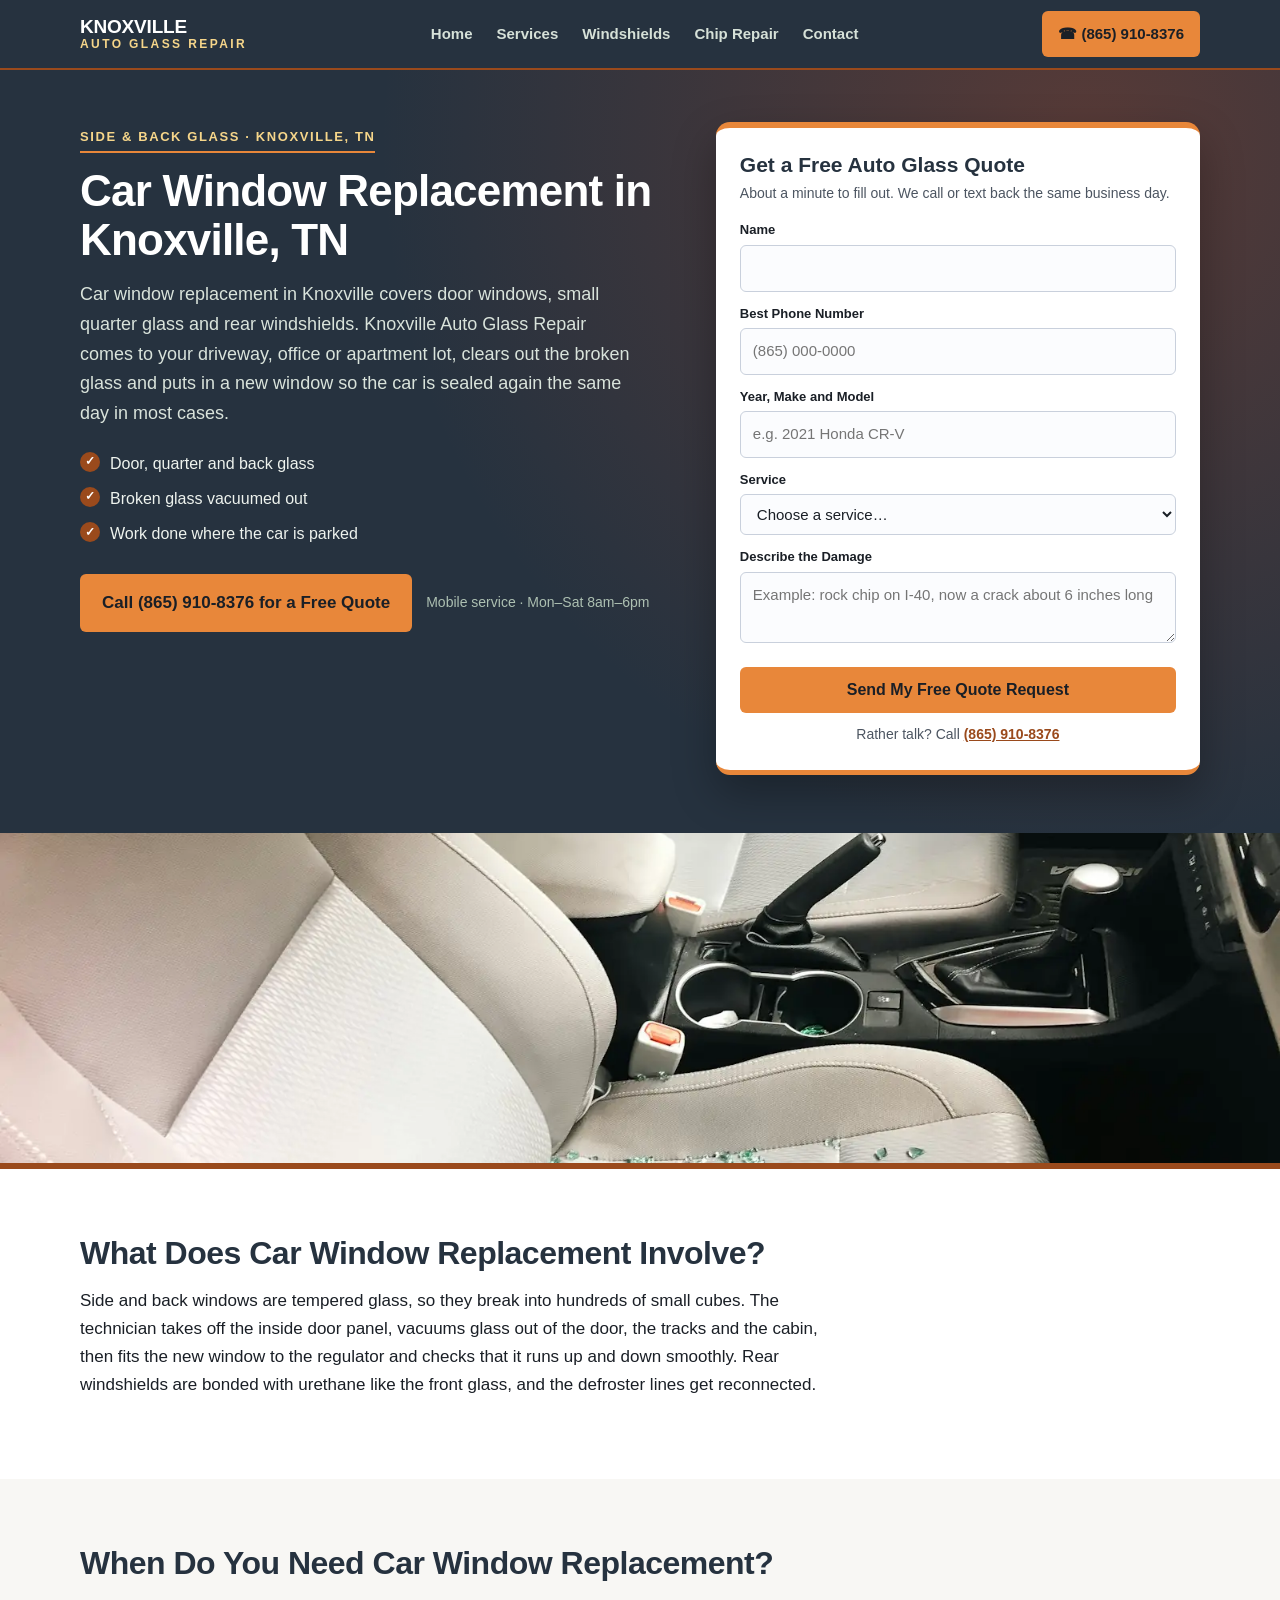
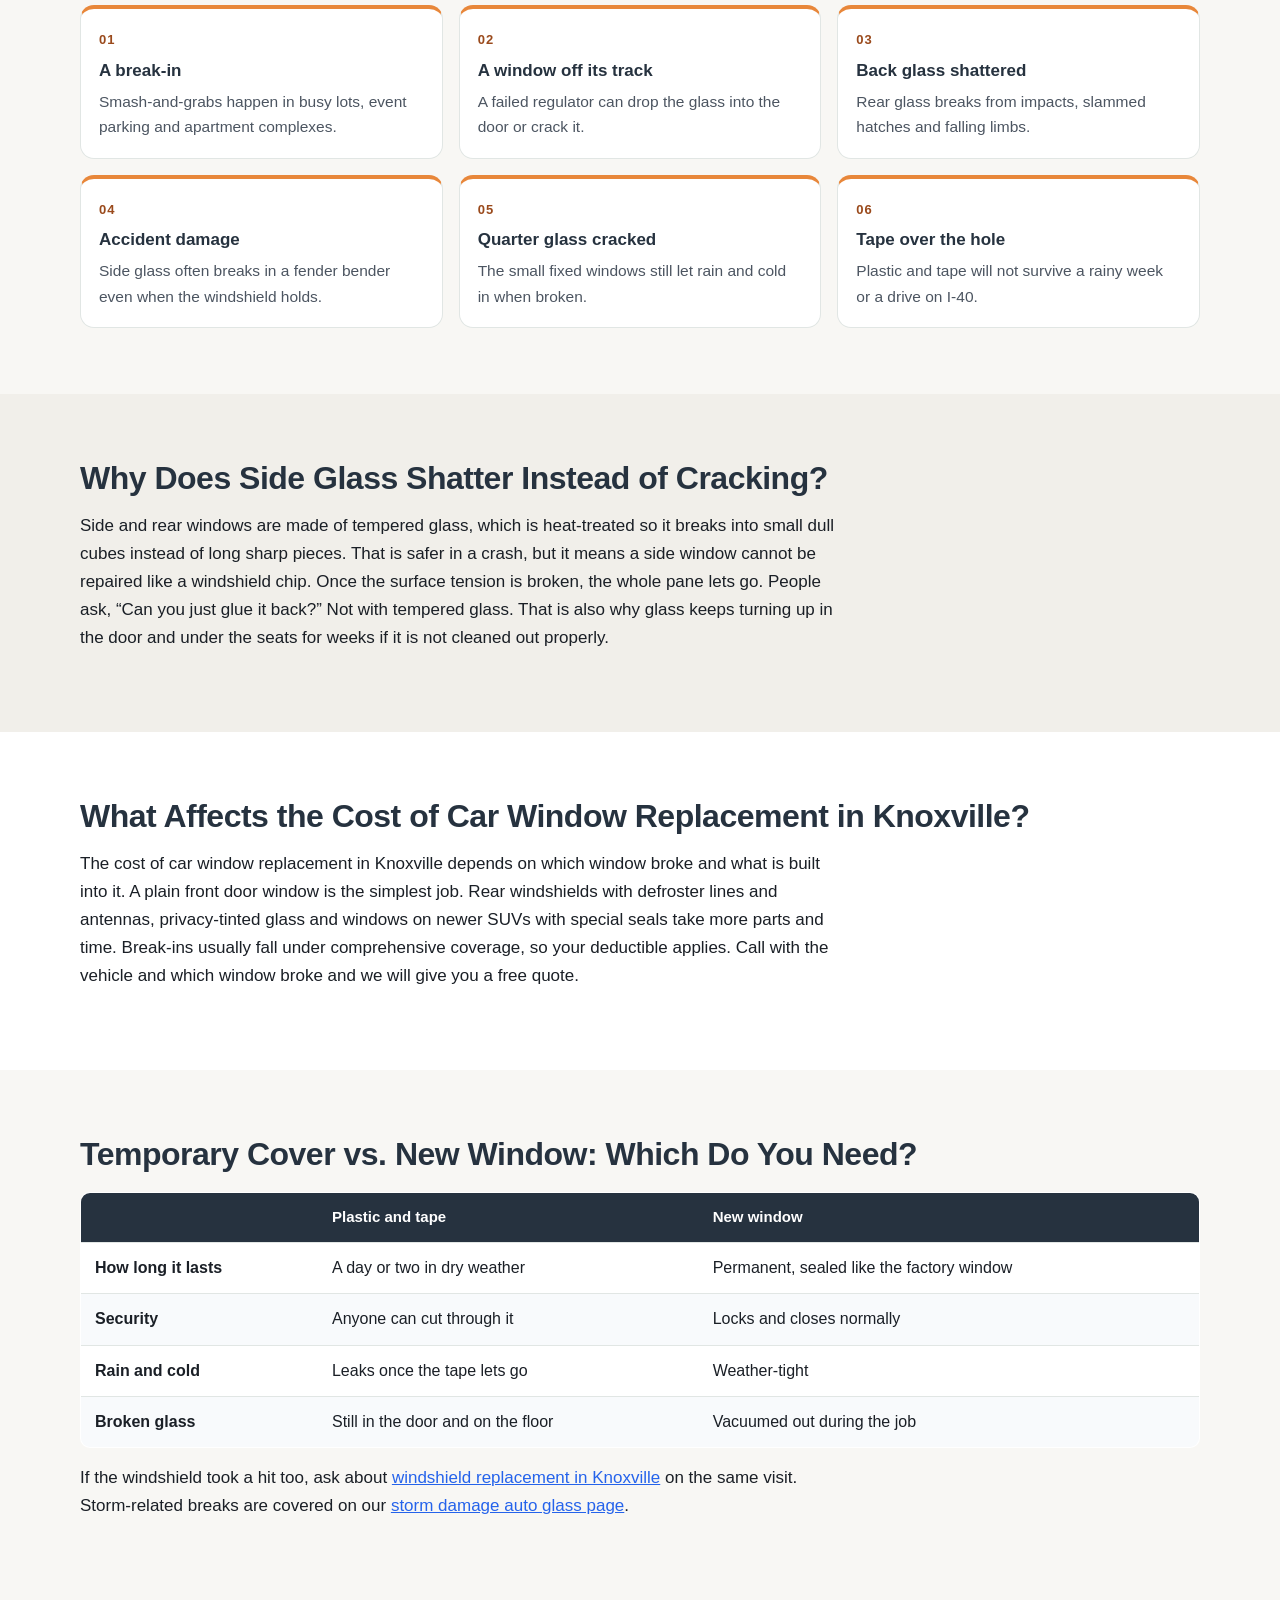
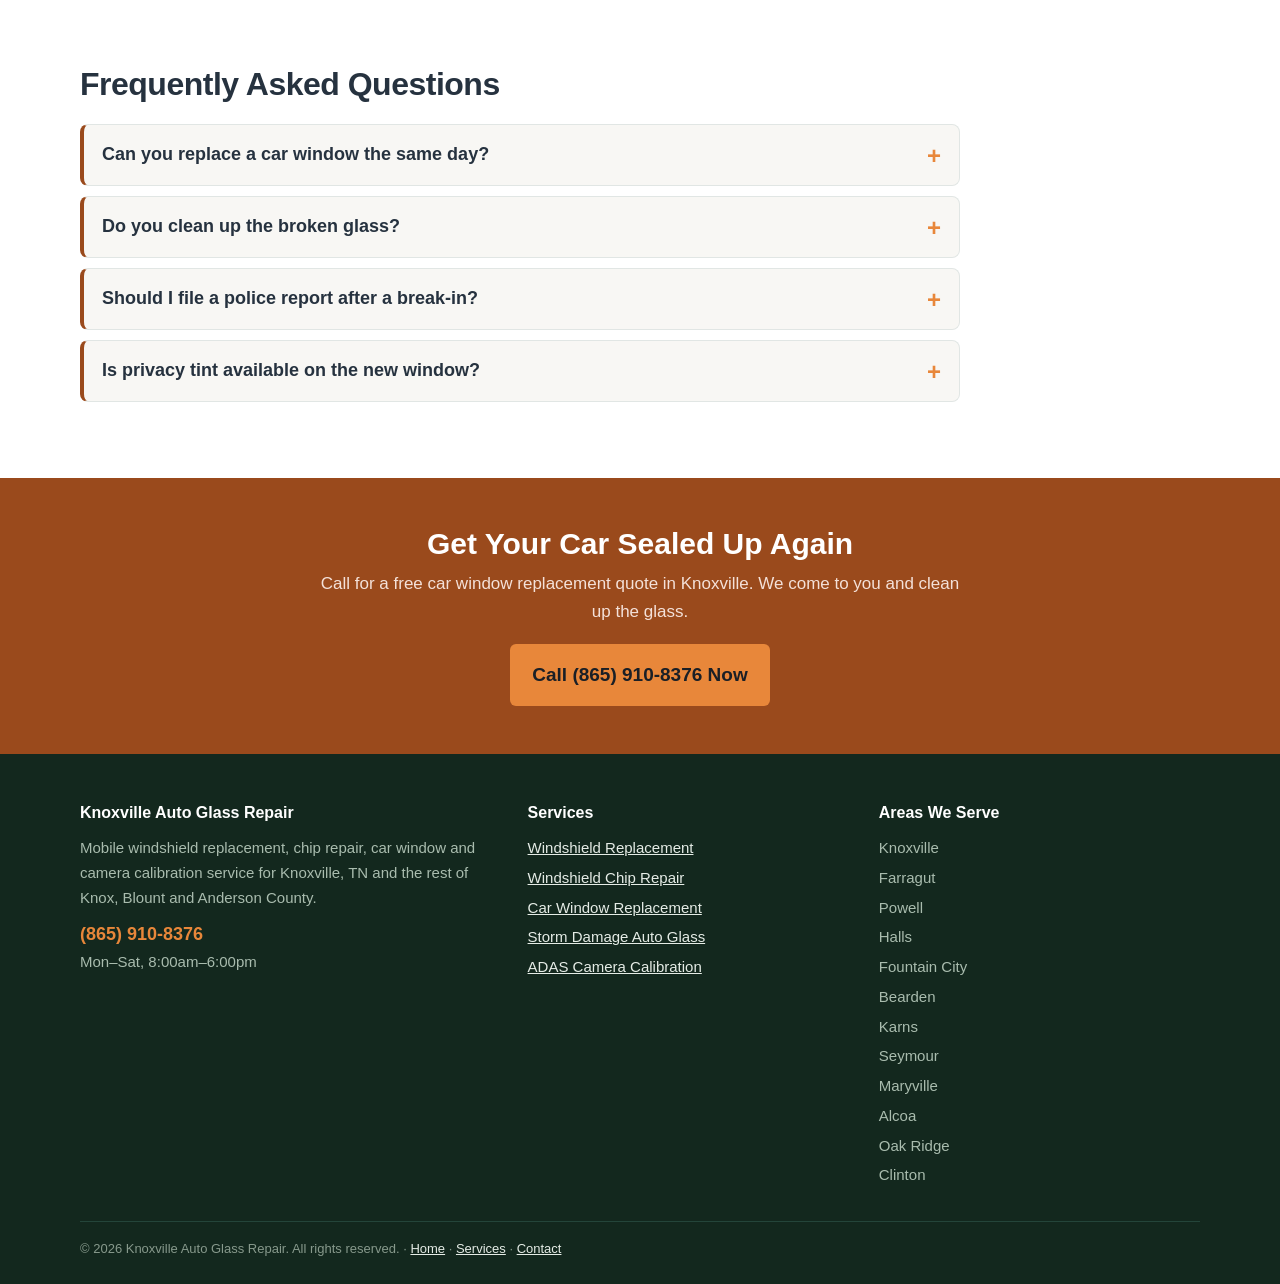
<file: car-window-replacement-knoxville.html>
<!DOCTYPE html>
<html lang="en">
<head>
<meta charset="utf-8">
<meta name="viewport" content="width=device-width, initial-scale=1">
<title>Car Window Replacement in Knoxville, TN | Mobile</title>
<meta name="description" content="Car window replacement in Knoxville, TN. Door glass, quarter glass and rear windshields replaced at your home or work, with broken glass cleaned up.">
<link rel="canonical" href="https://www.knoxvilleautoglassrepair.com/car-window-replacement-knoxville.html">
<meta property="og:title" content="Car Window Replacement in Knoxville, TN | Mobile">
<meta property="og:description" content="Car window replacement in Knoxville, TN. Door glass, quarter glass and rear windshields replaced at your home or work, with broken glass cleaned up.">
<meta property="og:type" content="website">
<meta property="og:url" content="https://www.knoxvilleautoglassrepair.com/car-window-replacement-knoxville.html">
<meta property="og:image" content="https://www.knoxvilleautoglassrepair.com/broken-car-window-glass-on-seat.webp">
<link rel="stylesheet" href="styles.css">
<script type="application/ld+json">{
 "@context": "https://schema.org",
 "@type": "LocalBusiness",
 "name": "Knoxville Auto Glass Repair",
 "telephone": "(865) 910-8376",
 "url": "https://www.knoxvilleautoglassrepair.com/",
 "image": "https://www.knoxvilleautoglassrepair.com/knoxville-windshield-replacement-driveway.webp",
 "address": {
  "@type": "PostalAddress",
  "streetAddress": "611 E Depot Ave Unit 2",
  "addressLocality": "Knoxville",
  "addressRegion": "TN",
  "postalCode": "37917",
  "addressCountry": "US"
 },
 "areaServed": [
  "Knoxville, TN",
  "Farragut, TN",
  "Powell, TN",
  "Halls, TN",
  "Fountain City, TN",
  "Bearden, TN",
  "Karns, TN",
  "Seymour, TN",
  "Maryville, TN",
  "Alcoa, TN",
  "Oak Ridge, TN",
  "Clinton, TN"
 ],
 "description": "Car Window Replacement in Knoxville, TN",
 "openingHours": "Mo-Sa 08:00-18:00"
}</script>
<script type="application/ld+json">{
 "@context": "https://schema.org",
 "@type": "FAQPage",
 "mainEntity": [
  {
   "@type": "Question",
   "name": "Can you replace a car window the same day?",
   "acceptedAnswer": {
    "@type": "Answer",
    "text": "Often yes, as long as the glass for your vehicle is in stock nearby. Common door windows usually are. Less common rear glass may take a day or two to arrive."
   }
  },
  {
   "@type": "Question",
   "name": "Do you clean up the broken glass?",
   "acceptedAnswer": {
    "@type": "Answer",
    "text": "Yes. The technician vacuums glass out of the door, the window track, the seats and the floor. Tempered glass hides in seat seams, so it is worth doing properly."
   }
  },
  {
   "@type": "Question",
   "name": "Should I file a police report after a break-in?",
   "acceptedAnswer": {
    "@type": "Answer",
    "text": "Many insurers ask for one with a break-in claim, and it helps if anything was stolen. Knoxville Police take non-emergency reports, and we can still replace the window before the claim is settled."
   }
  },
  {
   "@type": "Question",
   "name": "Is privacy tint available on the new window?",
   "acceptedAnswer": {
    "@type": "Answer",
    "text": "Factory privacy glass is ordered to match your other windows. Tennessee law limits how dark aftermarket tint can be on front side windows, so we match factory glass rather than add film."
   }
  }
 ]
}</script>
</head>
<body>
<!-- NAV -->
<header class="nav">
  <div class="wrap nav-in">
    <a class="brand" href="/">Knoxville<span>Auto Glass Repair</span></a>
    <ul class="links">
      <li><a href="/">Home</a></li>
      <li><a href="services.html">Services</a></li>
      <li><a href="windshield-replacement-knoxville.html">Windshields</a></li>
      <li><a href="windshield-chip-repair-knoxville.html">Chip Repair</a></li>
      <li><a href="contact.html">Contact</a></li>
    </ul>
    <a class="nav-call" href="tel:+18659108376">&#9742; (865) 910-8376</a>
  </div>
</header>
<!-- HERO -->
<section class="hero">
  <div class="wrap hero-grid">
    <div>
      <span class="tag">Side &amp; Back Glass &middot; Knoxville, TN</span>
      <h1>Car Window Replacement in Knoxville, TN</h1>
      <p class="lead">Car window replacement in Knoxville covers door windows, small quarter glass and rear windshields. Knoxville Auto Glass Repair comes to your driveway, office or apartment lot, clears out the broken glass and puts in a new window so the car is sealed again the same day in most cases.</p>
      <ul class="hero-points"><li>Door, quarter and back glass</li><li>Broken glass vacuumed out</li><li>Work done where the car is parked</li></ul>
      <div class="call-big">
        <a class="btn btn-sun" href="tel:+18659108376">Call (865) 910-8376 for a Free Quote</a>
        <small>Mobile service &middot; Mon&ndash;Sat 8am&ndash;6pm</small>
      </div>
    </div>
    <div>
      <form class="quote" action="https://formspree.io/f/xyewkawp" method="POST">
        <h2>Get a Free Auto Glass Quote</h2>
        <p class="sub">About a minute to fill out. We call or text back the same business day.</p>
        <input type="hidden" name="_subject" value="New lead - Auto Glass Knoxville (Car Window Replacement)">
        <div class="field"><label for="q-name">Name</label><input id="q-name" name="name" type="text" autocomplete="name" required></div>
        <div class="field"><label for="q-phone">Best Phone Number</label><input id="q-phone" name="phone" type="tel" autocomplete="tel" placeholder="(865) 000-0000" required></div>
        <div class="field"><label for="q-vehicle">Year, Make and Model</label><input id="q-vehicle" name="vehicle" type="text" placeholder="e.g. 2021 Honda CR-V"></div>
        <div class="field"><label for="q-service">Service</label><select id="q-service" name="service"><option value="">Choose a service&hellip;</option><option>Windshield Replacement</option><option>Windshield Chip Repair</option><option>Car Window Replacement</option><option>Storm Damage Auto Glass</option><option>ADAS Camera Calibration</option><option>Something else / not sure</option></select></div>
        <div class="field"><label for="q-details">Describe the Damage</label><textarea id="q-details" name="details" placeholder="Example: rock chip on I-40, now a crack about 6 inches long"></textarea></div>
        <input type="text" name="_gotcha" style="display:none" tabindex="-1" autocomplete="off">
        <button type="submit">Send My Free Quote Request</button>
        <p class="alt">Rather talk? Call <a href="tel:+18659108376">(865) 910-8376</a></p>
      </form>
    </div>
  </div>
</section>
<div class="band short"><img src="broken-car-window-glass-on-seat.webp" alt="Car window replacement in Knoxville after side glass shattered onto the seat" width="1600" height="900"></div>

<section class="sec alt">
  <div class="wrap">
    <h2>What Does Car Window Replacement Involve?</h2>
    <p>Side and back windows are tempered glass, so they break into hundreds of small cubes. The technician takes off the inside door panel, vacuums glass out of the door, the tracks and the cabin, then fits the new window to the regulator and checks that it runs up and down smoothly. Rear windshields are bonded with urethane like the front glass, and the defroster lines get reconnected.</p>
  </div>
</section>

<section class="sec">
  <div class="wrap">
    <h2>When Do You Need Car Window Replacement?</h2>
    <div class="signs"><div class="sign"><strong>A break-in</strong><p>Smash-and-grabs happen in busy lots, event parking and apartment complexes.</p></div><div class="sign"><strong>A window off its track</strong><p>A failed regulator can drop the glass into the door or crack it.</p></div><div class="sign"><strong>Back glass shattered</strong><p>Rear glass breaks from impacts, slammed hatches and falling limbs.</p></div><div class="sign"><strong>Accident damage</strong><p>Side glass often breaks in a fender bender even when the windshield holds.</p></div><div class="sign"><strong>Quarter glass cracked</strong><p>The small fixed windows still let rain and cold in when broken.</p></div><div class="sign"><strong>Tape over the hole</strong><p>Plastic and tape will not survive a rainy week or a drive on I-40.</p></div></div>
  </div>
</section>

<section class="sec coq">
  <div class="wrap">
    <h2>Why Does Side Glass Shatter Instead of Cracking?</h2>
    <p>Side and rear windows are made of tempered glass, which is heat-treated so it breaks into small dull cubes instead of long sharp pieces. That is safer in a crash, but it means a side window cannot be repaired like a windshield chip. Once the surface tension is broken, the whole pane lets go. People ask, &ldquo;Can you just glue it back?&rdquo; Not with tempered glass. That is also why glass keeps turning up in the door and under the seats for weeks if it is not cleaned out properly.</p>
  </div>
</section>

<section class="sec alt">
  <div class="wrap">
    <h2>What Affects the Cost of Car Window Replacement in Knoxville?</h2>
    <p>The cost of car window replacement in Knoxville depends on which window broke and what is built into it. A plain front door window is the simplest job. Rear windshields with defroster lines and antennas, privacy-tinted glass and windows on newer SUVs with special seals take more parts and time. Break-ins usually fall under comprehensive coverage, so your deductible applies. Call with the vehicle and which window broke and we will give you a free quote.</p>
  </div>
</section>

<section class="sec">
  <div class="wrap">
    <h2>Temporary Cover vs. New Window: Which Do You Need?</h2>
    <table class="cmp"><thead><tr><th></th><th>Plastic and tape</th><th>New window</th></tr></thead><tbody><tr><td><strong>How long it lasts</strong></td><td>A day or two in dry weather</td><td>Permanent, sealed like the factory window</td></tr><tr><td><strong>Security</strong></td><td>Anyone can cut through it</td><td>Locks and closes normally</td></tr><tr><td><strong>Rain and cold</strong></td><td>Leaks once the tape lets go</td><td>Weather-tight</td></tr><tr><td><strong>Broken glass</strong></td><td>Still in the door and on the floor</td><td>Vacuumed out during the job</td></tr></tbody></table>
    <p style="margin-top:16px;">If the windshield took a hit too, ask about <a class="body-link" href="windshield-replacement-knoxville.html" style="color: #2563eb; text-decoration: underline;">windshield replacement in Knoxville</a> on the same visit. Storm-related breaks are covered on our <a class="body-link" href="storm-damage-auto-glass-knoxville.html" style="color: #2563eb; text-decoration: underline;">storm damage auto glass page</a>.</p>
  </div>
</section>

<section class="sec alt">
  <div class="wrap">
    <h2>Frequently Asked Questions</h2>
    <div class="faq"><details><summary><h3>Can you replace a car window the same day?</h3></summary><div class="ans"><p>Often yes, as long as the glass for your vehicle is in stock nearby. Common door windows usually are. Less common rear glass may take a day or two to arrive.</p></div></details><details><summary><h3>Do you clean up the broken glass?</h3></summary><div class="ans"><p>Yes. The technician vacuums glass out of the door, the window track, the seats and the floor. Tempered glass hides in seat seams, so it is worth doing properly.</p></div></details><details><summary><h3>Should I file a police report after a break-in?</h3></summary><div class="ans"><p>Many insurers ask for one with a break-in claim, and it helps if anything was stolen. Knoxville Police take non-emergency reports, and we can still replace the window before the claim is settled.</p></div></details><details><summary><h3>Is privacy tint available on the new window?</h3></summary><div class="ans"><p>Factory privacy glass is ordered to match your other windows. Tennessee law limits how dark aftermarket tint can be on front side windows, so we match factory glass rather than add film.</p></div></details></div>
  </div>
</section>
<!-- CTA -->
<section class="cta">
  <div class="wrap">
    <h2>Get Your Car Sealed Up Again</h2>
    <p>Call for a free car window replacement quote in Knoxville. We come to you and clean up the glass.</p>
    <a class="btn btn-pine" href="tel:+18659108376">Call (865) 910-8376 Now</a>
  </div>
</section>
<!-- FOOTER -->
<footer class="foot">
  <div class="wrap">
    <div class="foot-grid">
      <div>
        <h4>Knoxville Auto Glass Repair</h4>
        <p>Mobile windshield replacement, chip repair, car window and camera calibration service for Knoxville, TN and the rest of Knox, Blount and Anderson County.</p>
        <p style="margin-top:10px;"><a class="tel" href="tel:+18659108376">(865) 910-8376</a></p>
        <p>Mon&ndash;Sat, 8:00am&ndash;6:00pm</p>
      </div>
      <div>
        <h4>Services</h4>
        <ul><li><a href="windshield-replacement-knoxville.html">Windshield Replacement</a></li><li><a href="windshield-chip-repair-knoxville.html">Windshield Chip Repair</a></li><li><a href="car-window-replacement-knoxville.html">Car Window Replacement</a></li><li><a href="storm-damage-auto-glass-knoxville.html">Storm Damage Auto Glass</a></li><li><a href="adas-calibration-knoxville.html">ADAS Camera Calibration</a></li></ul>
      </div>
      <div>
        <h4>Areas We Serve</h4>
        <ul><li>Knoxville</li><li>Farragut</li><li>Powell</li><li>Halls</li><li>Fountain City</li><li>Bearden</li><li>Karns</li><li>Seymour</li><li>Maryville</li><li>Alcoa</li><li>Oak Ridge</li><li>Clinton</li></ul>
      </div>
    </div>
    <p class="copy">&copy; 2026 Knoxville Auto Glass Repair. All rights reserved. &middot; <a href="/">Home</a> &middot; <a href="services.html">Services</a> &middot; <a href="contact.html">Contact</a></p>
  </div>
</footer>
</body>
</html>
</file>
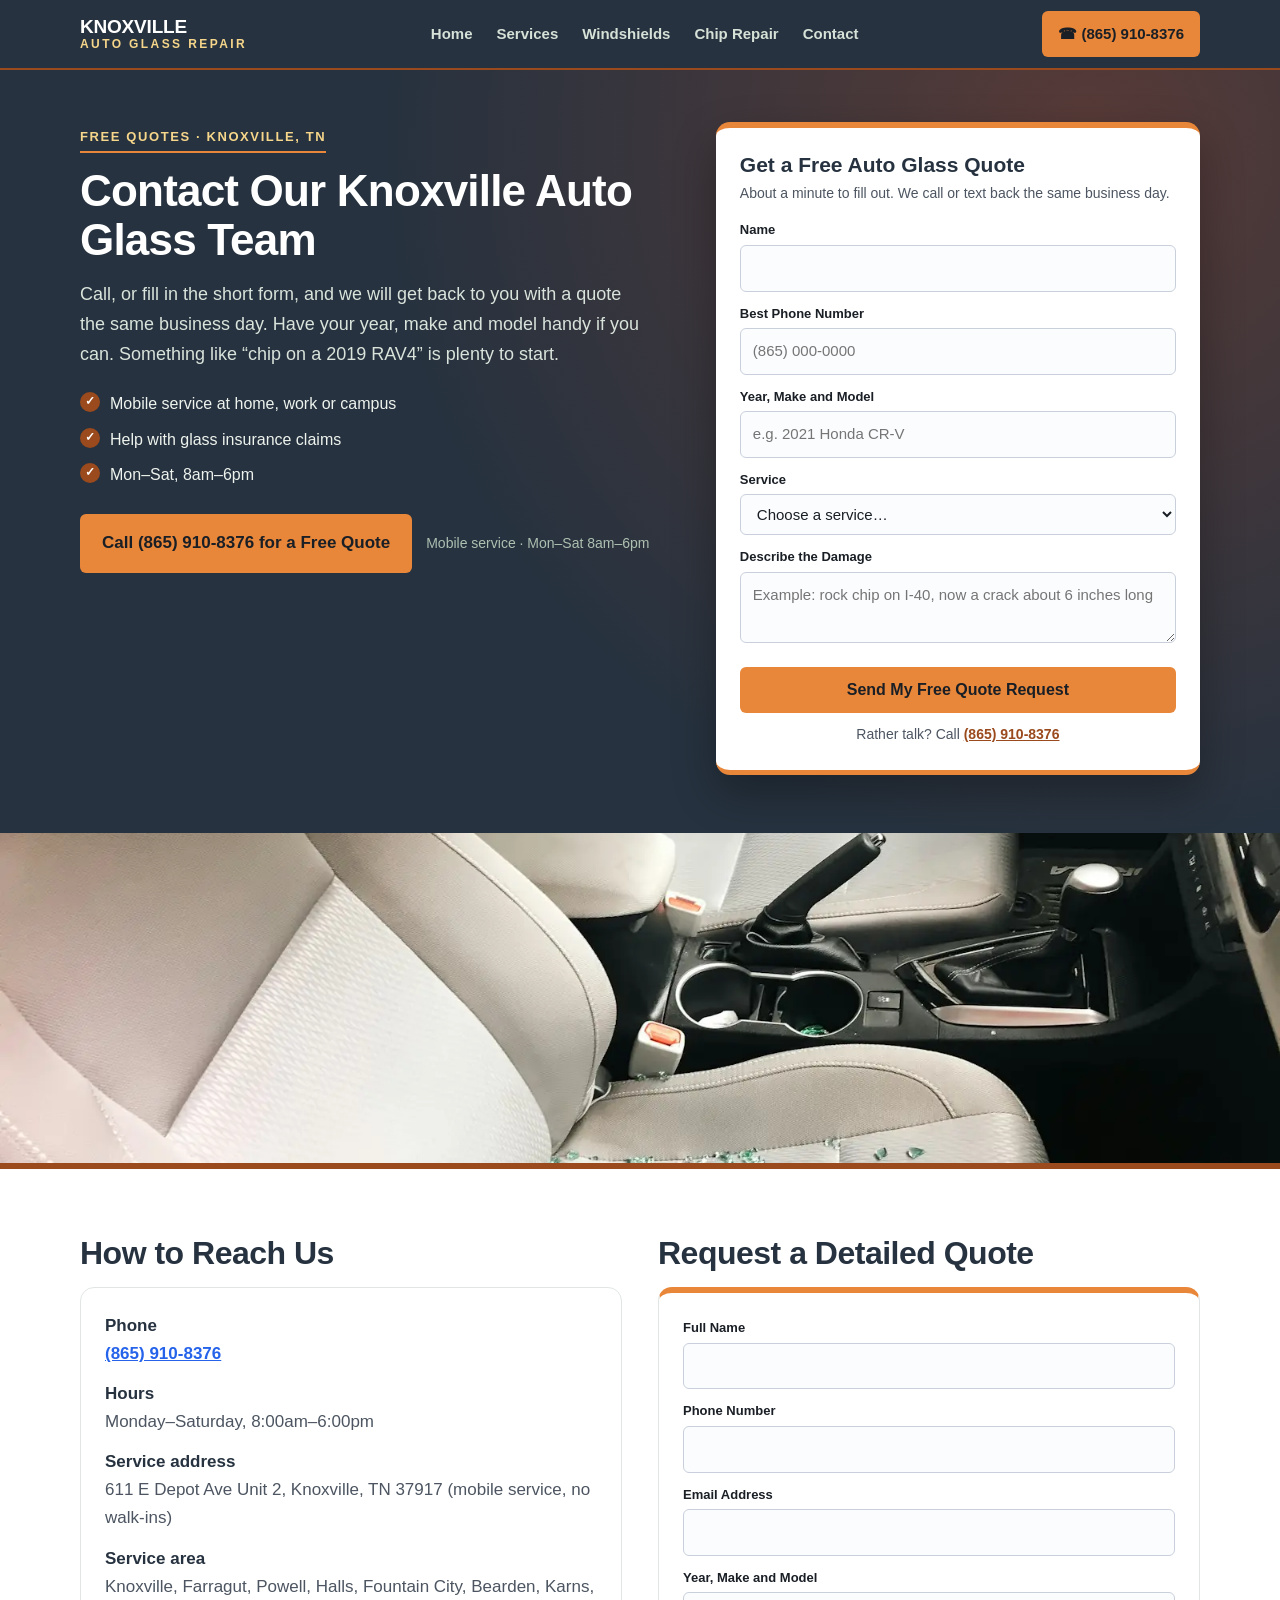
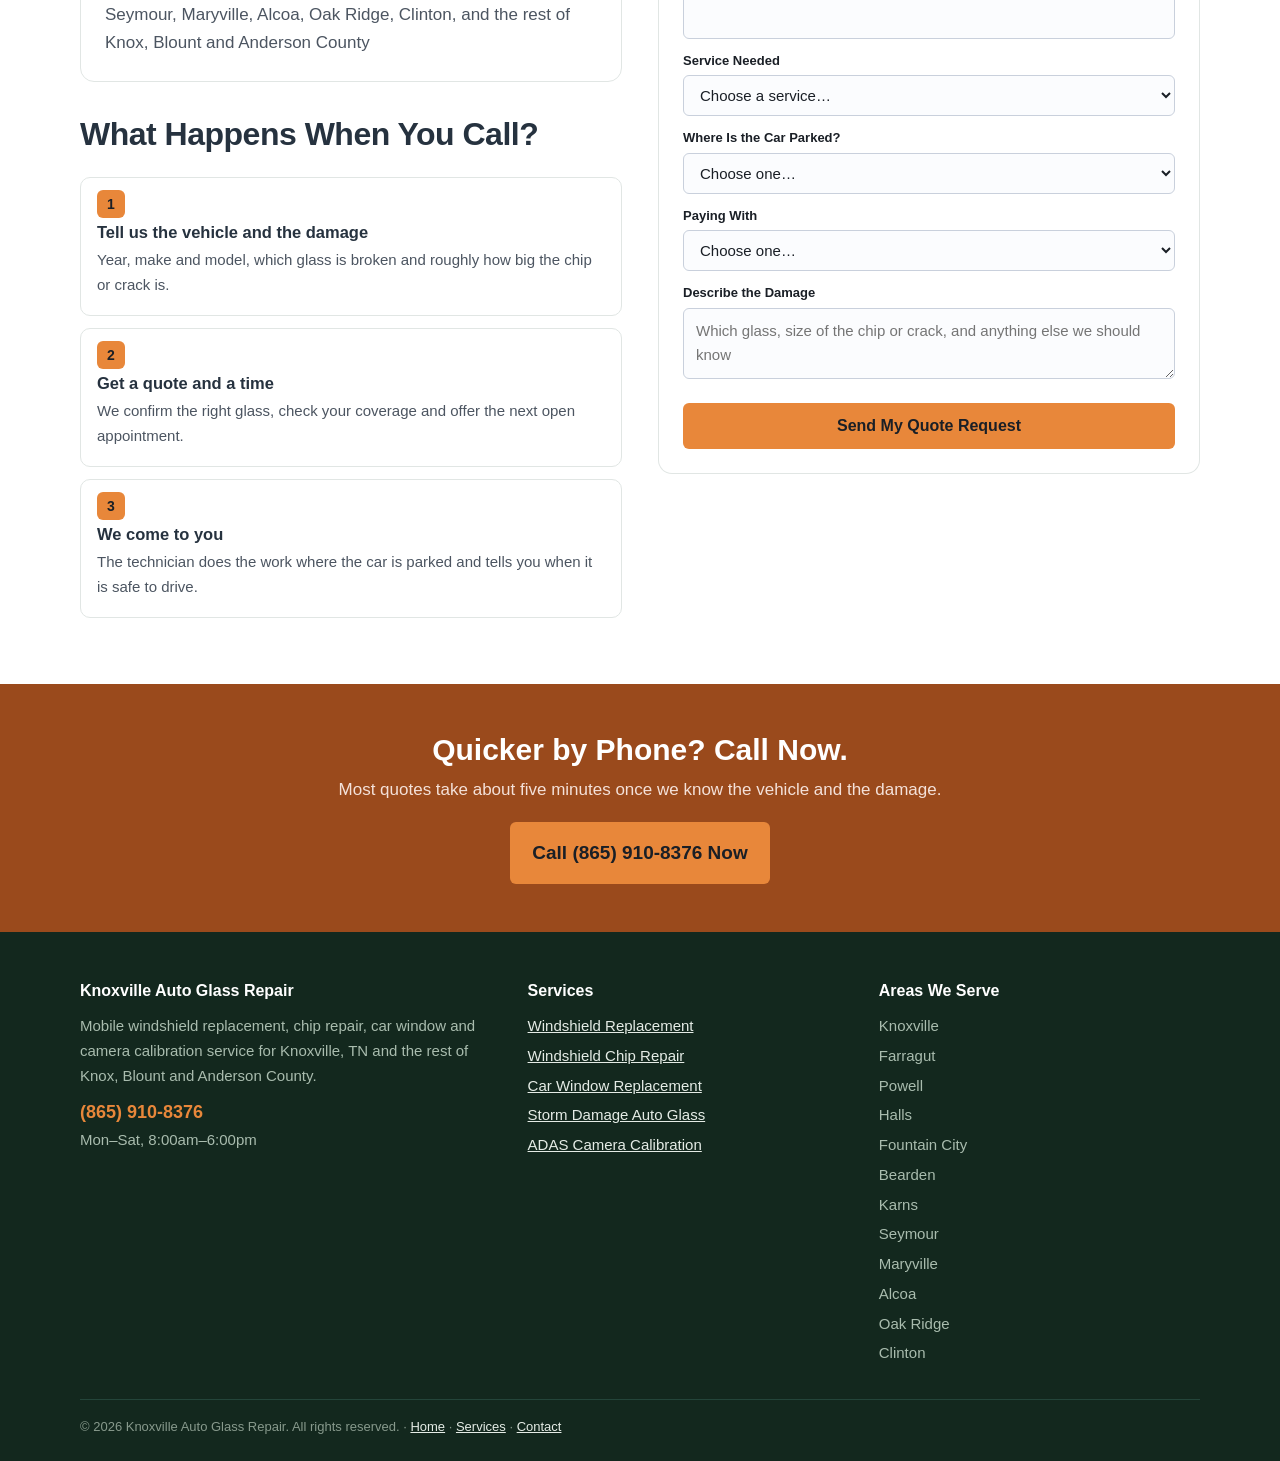
<file: contact.html>
<!DOCTYPE html>
<html lang="en">
<head>
<meta charset="utf-8">
<meta name="viewport" content="width=device-width, initial-scale=1">
<title>Contact Knoxville Auto Glass Repair | Free Quotes</title>
<meta name="description" content="Call (865) 910-8376 or send the form for a free auto glass quote in Knoxville, TN. Mobile windshield and window service, Mon-Sat 8am-6pm.">
<link rel="canonical" href="https://www.knoxvilleautoglassrepair.com/contact.html">
<meta property="og:title" content="Contact Knoxville Auto Glass Repair | Free Quotes">
<meta property="og:description" content="Call (865) 910-8376 or send the form for a free auto glass quote in Knoxville, TN. Mobile windshield and window service, Mon-Sat 8am-6pm.">
<meta property="og:type" content="website">
<meta property="og:url" content="https://www.knoxvilleautoglassrepair.com/contact.html">
<meta property="og:image" content="https://www.knoxvilleautoglassrepair.com/broken-car-window-glass-on-seat.webp">
<link rel="stylesheet" href="styles.css">
<script type="application/ld+json">{
 "@context": "https://schema.org",
 "@type": "LocalBusiness",
 "name": "Knoxville Auto Glass Repair",
 "telephone": "(865) 910-8376",
 "url": "https://www.knoxvilleautoglassrepair.com/",
 "image": "https://www.knoxvilleautoglassrepair.com/knoxville-windshield-replacement-driveway.webp",
 "address": {
  "@type": "PostalAddress",
  "streetAddress": "611 E Depot Ave Unit 2",
  "addressLocality": "Knoxville",
  "addressRegion": "TN",
  "postalCode": "37917",
  "addressCountry": "US"
 },
 "areaServed": [
  "Knoxville, TN",
  "Farragut, TN",
  "Powell, TN",
  "Halls, TN",
  "Fountain City, TN",
  "Bearden, TN",
  "Karns, TN",
  "Seymour, TN",
  "Maryville, TN",
  "Alcoa, TN",
  "Oak Ridge, TN",
  "Clinton, TN"
 ],
 "description": "Contact Knoxville Auto Glass Repair for mobile auto glass service in Knoxville, TN",
 "openingHours": "Mo-Sa 08:00-18:00"
}</script>
</head>
<body>
<!-- NAV -->
<header class="nav">
  <div class="wrap nav-in">
    <a class="brand" href="/">Knoxville<span>Auto Glass Repair</span></a>
    <ul class="links">
      <li><a href="/">Home</a></li>
      <li><a href="services.html">Services</a></li>
      <li><a href="windshield-replacement-knoxville.html">Windshields</a></li>
      <li><a href="windshield-chip-repair-knoxville.html">Chip Repair</a></li>
      <li><a href="contact.html">Contact</a></li>
    </ul>
    <a class="nav-call" href="tel:+18659108376">&#9742; (865) 910-8376</a>
  </div>
</header>
<!-- HERO -->
<section class="hero">
  <div class="wrap hero-grid">
    <div>
      <span class="tag">Free Quotes &middot; Knoxville, TN</span>
      <h1>Contact Our Knoxville Auto Glass Team</h1>
      <p class="lead">Call, or fill in the short form, and we will get back to you with a quote the same business day. Have your year, make and model handy if you can. Something like &ldquo;chip on a 2019 RAV4&rdquo; is plenty to start.</p>
      <ul class="hero-points"><li>Mobile service at home, work or campus</li><li>Help with glass insurance claims</li><li>Mon&ndash;Sat, 8am&ndash;6pm</li></ul>
      <div class="call-big">
        <a class="btn btn-sun" href="tel:+18659108376">Call (865) 910-8376 for a Free Quote</a>
        <small>Mobile service &middot; Mon&ndash;Sat 8am&ndash;6pm</small>
      </div>
    </div>
    <div>
      <form class="quote" action="https://formspree.io/f/xyewkawp" method="POST">
        <h2>Get a Free Auto Glass Quote</h2>
        <p class="sub">About a minute to fill out. We call or text back the same business day.</p>
        <input type="hidden" name="_subject" value="New lead - Auto Glass Knoxville (contact hero)">
        <div class="field"><label for="q-name">Name</label><input id="q-name" name="name" type="text" autocomplete="name" required></div>
        <div class="field"><label for="q-phone">Best Phone Number</label><input id="q-phone" name="phone" type="tel" autocomplete="tel" placeholder="(865) 000-0000" required></div>
        <div class="field"><label for="q-vehicle">Year, Make and Model</label><input id="q-vehicle" name="vehicle" type="text" placeholder="e.g. 2021 Honda CR-V"></div>
        <div class="field"><label for="q-service">Service</label><select id="q-service" name="service"><option value="">Choose a service&hellip;</option><option>Windshield Replacement</option><option>Windshield Chip Repair</option><option>Car Window Replacement</option><option>Storm Damage Auto Glass</option><option>ADAS Camera Calibration</option><option>Something else / not sure</option></select></div>
        <div class="field"><label for="q-details">Describe the Damage</label><textarea id="q-details" name="details" placeholder="Example: rock chip on I-40, now a crack about 6 inches long"></textarea></div>
        <input type="text" name="_gotcha" style="display:none" tabindex="-1" autocomplete="off">
        <button type="submit">Send My Free Quote Request</button>
        <p class="alt">Rather talk? Call <a href="tel:+18659108376">(865) 910-8376</a></p>
      </form>
    </div>
  </div>
</section>
<div class="band short"><img src="broken-car-window-glass-on-seat.webp" alt="Car window replacement in Knoxville after broken glass landed on the seat" width="1600" height="900"></div>

<section class="sec alt">
  <div class="wrap info-grid">
    <div>
      <h2>How to Reach Us</h2>
      <dl class="info">
        <dt>Phone</dt><dd><a href="tel:+18659108376" style="color:#2563eb;text-decoration:underline;font-weight:700;">(865) 910-8376</a></dd>
        <dt>Hours</dt><dd>Monday&ndash;Saturday, 8:00am&ndash;6:00pm</dd>
        <dt>Service address</dt><dd>611 E Depot Ave Unit 2, Knoxville, TN 37917 (mobile service, no walk-ins)</dd>
        <dt>Service area</dt><dd>Knoxville, Farragut, Powell, Halls, Fountain City, Bearden, Karns, Seymour, Maryville, Alcoa, Oak Ridge, Clinton, and the rest of Knox, Blount and Anderson County</dd>
      </dl>
      <h2 style="margin-top:34px;">What Happens When You Call?</h2>
      <ol class="steps three">
        <li data-n="1"><strong>Tell us the vehicle and the damage</strong><p>Year, make and model, which glass is broken and roughly how big the chip or crack is.</p></li>
        <li data-n="2"><strong>Get a quote and a time</strong><p>We confirm the right glass, check your coverage and offer the next open appointment.</p></li>
        <li data-n="3"><strong>We come to you</strong><p>The technician does the work where the car is parked and tells you when it is safe to drive.</p></li>
      </ol>
    </div>
    <div>
      <h2>Request a Detailed Quote</h2>
      <form class="form-full" action="https://formspree.io/f/xyewkawp" method="POST">
        <input type="hidden" name="_subject" value="New lead - Auto Glass Knoxville (contact form)">
        <div class="field"><label for="c-name">Full Name</label><input id="c-name" name="name" type="text" autocomplete="name" required></div>
        <div class="field"><label for="c-phone">Phone Number</label><input id="c-phone" name="phone" type="tel" autocomplete="tel" required></div>
        <div class="field"><label for="c-email">Email Address</label><input id="c-email" name="email" type="email" autocomplete="email"></div>
        <div class="field"><label for="c-vehicle">Year, Make and Model</label><input id="c-vehicle" name="vehicle" type="text"></div>
        <div class="field"><label for="c-service">Service Needed</label><select id="c-service" name="service"><option value="">Choose a service&hellip;</option><option>Windshield Replacement</option><option>Windshield Chip Repair</option><option>Car Window Replacement</option><option>Storm Damage Auto Glass</option><option>ADAS Camera Calibration</option><option>Something else / not sure</option></select></div>
        <div class="field"><label for="c-where">Where Is the Car Parked?</label><select id="c-where" name="location"><option value="">Choose one&hellip;</option><option>House driveway or garage</option><option>Apartment or campus lot</option><option>Workplace</option><option>Other</option></select></div>
        <div class="field"><label for="c-insurance">Paying With</label><select id="c-insurance" name="payment"><option value="">Choose one&hellip;</option><option>Insurance claim</option><option>Paying myself</option><option>Not sure</option></select></div>
        <div class="field"><label for="c-msg">Describe the Damage</label><textarea id="c-msg" name="message" placeholder="Which glass, size of the chip or crack, and anything else we should know"></textarea></div>
        <input type="text" name="_gotcha" style="display:none" tabindex="-1" autocomplete="off">
        <button type="submit">Send My Quote Request</button>
      </form>
    </div>
  </div>
</section>
<!-- CTA -->
<section class="cta">
  <div class="wrap">
    <h2>Quicker by Phone? Call Now.</h2>
    <p>Most quotes take about five minutes once we know the vehicle and the damage.</p>
    <a class="btn btn-pine" href="tel:+18659108376">Call (865) 910-8376 Now</a>
  </div>
</section>
<!-- FOOTER -->
<footer class="foot">
  <div class="wrap">
    <div class="foot-grid">
      <div>
        <h4>Knoxville Auto Glass Repair</h4>
        <p>Mobile windshield replacement, chip repair, car window and camera calibration service for Knoxville, TN and the rest of Knox, Blount and Anderson County.</p>
        <p style="margin-top:10px;"><a class="tel" href="tel:+18659108376">(865) 910-8376</a></p>
        <p>Mon&ndash;Sat, 8:00am&ndash;6:00pm</p>
      </div>
      <div>
        <h4>Services</h4>
        <ul><li><a href="windshield-replacement-knoxville.html">Windshield Replacement</a></li><li><a href="windshield-chip-repair-knoxville.html">Windshield Chip Repair</a></li><li><a href="car-window-replacement-knoxville.html">Car Window Replacement</a></li><li><a href="storm-damage-auto-glass-knoxville.html">Storm Damage Auto Glass</a></li><li><a href="adas-calibration-knoxville.html">ADAS Camera Calibration</a></li></ul>
      </div>
      <div>
        <h4>Areas We Serve</h4>
        <ul><li>Knoxville</li><li>Farragut</li><li>Powell</li><li>Halls</li><li>Fountain City</li><li>Bearden</li><li>Karns</li><li>Seymour</li><li>Maryville</li><li>Alcoa</li><li>Oak Ridge</li><li>Clinton</li></ul>
      </div>
    </div>
    <p class="copy">&copy; 2026 Knoxville Auto Glass Repair. All rights reserved. &middot; <a href="/">Home</a> &middot; <a href="services.html">Services</a> &middot; <a href="contact.html">Contact</a></p>
  </div>
</footer>
</body>
</html>
</file>
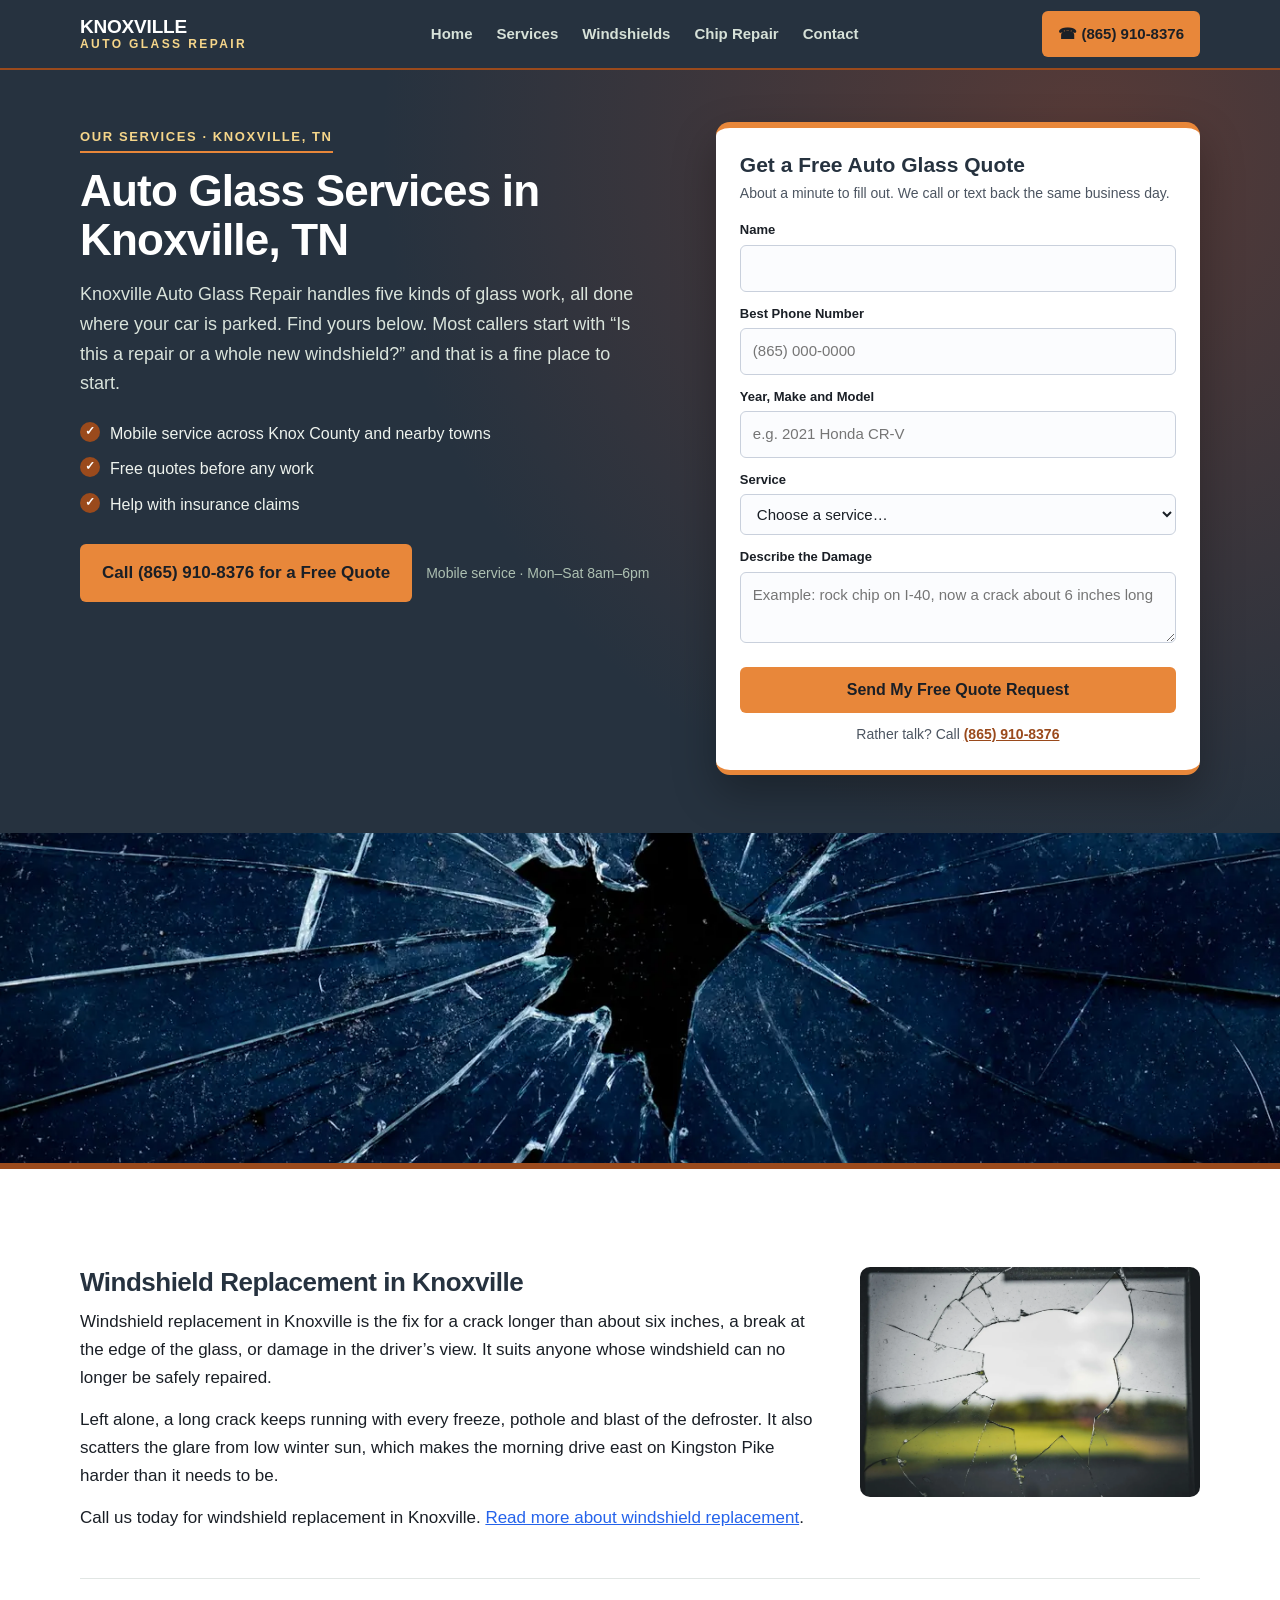
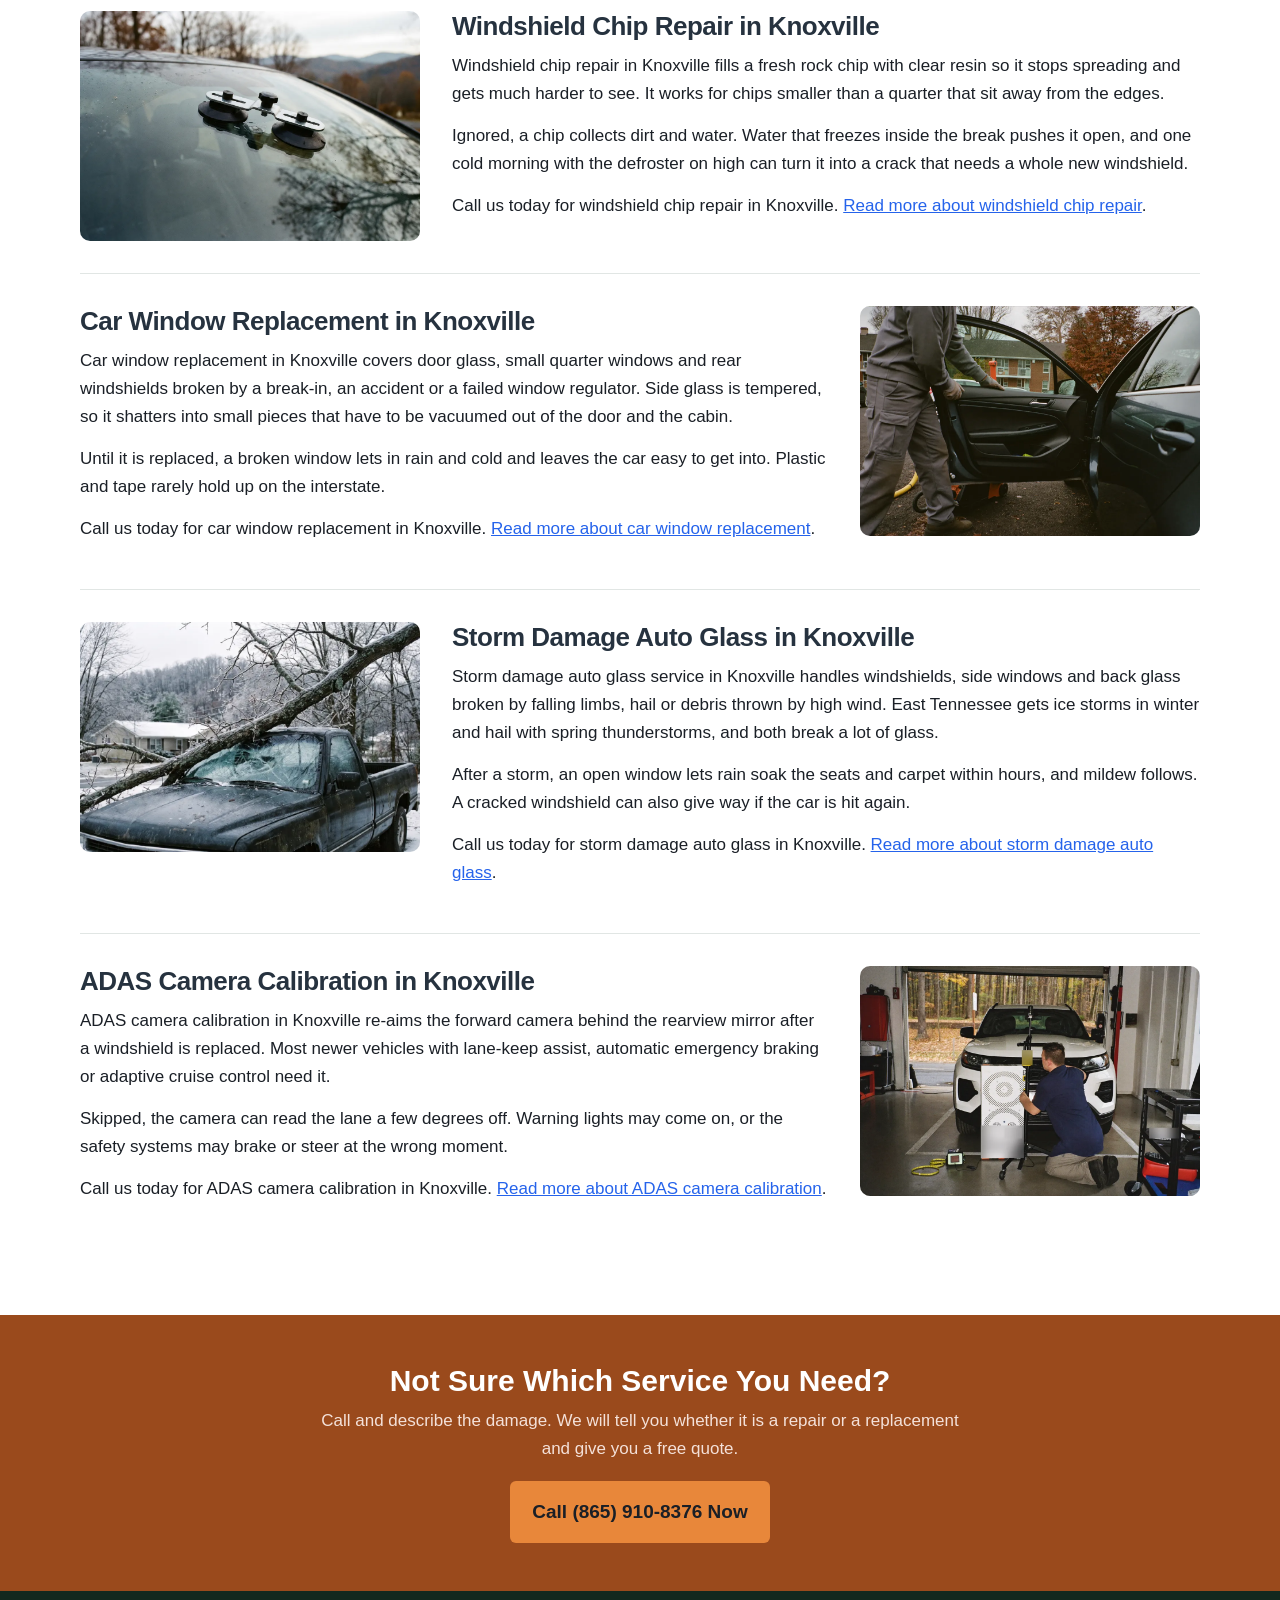
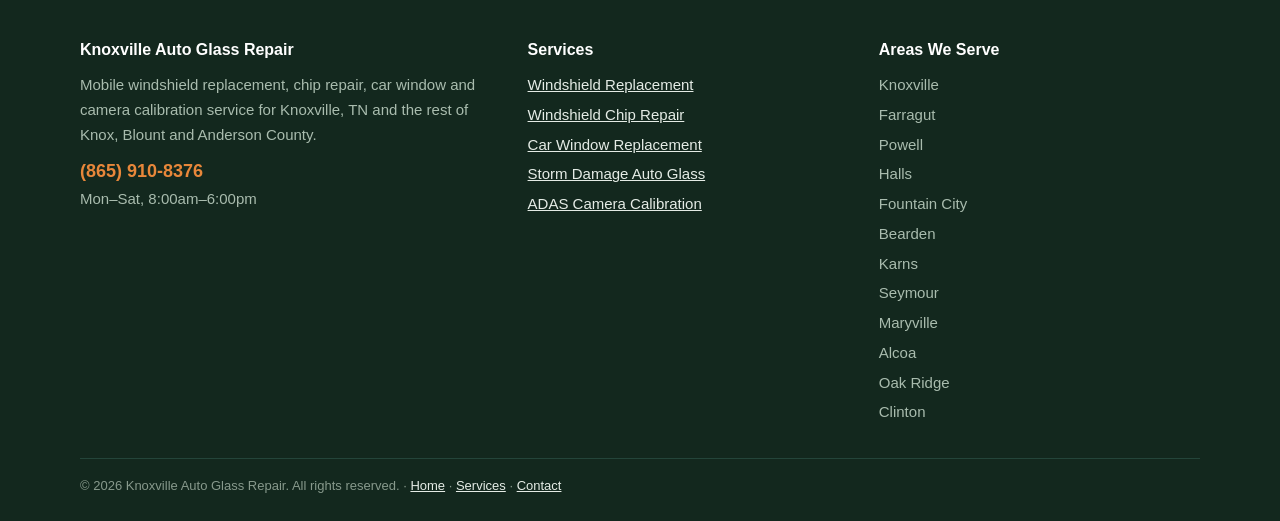
<file: services.html>
<!DOCTYPE html>
<html lang="en">
<head>
<meta charset="utf-8">
<meta name="viewport" content="width=device-width, initial-scale=1">
<title>Auto Glass Services in Knoxville, TN | Mobile Repair</title>
<meta name="description" content="Windshield replacement, chip repair, car windows, storm damage glass and ADAS calibration in Knoxville, TN. Mobile service at home or work.">
<link rel="canonical" href="https://www.knoxvilleautoglassrepair.com/services.html">
<meta property="og:title" content="Auto Glass Services in Knoxville, TN | Mobile Repair">
<meta property="og:description" content="Windshield replacement, chip repair, car windows, storm damage glass and ADAS calibration in Knoxville, TN. Mobile service at home or work.">
<meta property="og:type" content="website">
<meta property="og:url" content="https://www.knoxvilleautoglassrepair.com/services.html">
<meta property="og:image" content="https://www.knoxvilleautoglassrepair.com/car-door-window-replacement-knoxville-apartment.webp">
<link rel="stylesheet" href="styles.css">
<script type="application/ld+json">{
 "@context": "https://schema.org",
 "@type": "LocalBusiness",
 "name": "Knoxville Auto Glass Repair",
 "telephone": "(865) 910-8376",
 "url": "https://www.knoxvilleautoglassrepair.com/",
 "image": "https://www.knoxvilleautoglassrepair.com/knoxville-windshield-replacement-driveway.webp",
 "address": {
  "@type": "PostalAddress",
  "streetAddress": "611 E Depot Ave Unit 2",
  "addressLocality": "Knoxville",
  "addressRegion": "TN",
  "postalCode": "37917",
  "addressCountry": "US"
 },
 "areaServed": [
  "Knoxville, TN",
  "Farragut, TN",
  "Powell, TN",
  "Halls, TN",
  "Fountain City, TN",
  "Bearden, TN",
  "Karns, TN",
  "Seymour, TN",
  "Maryville, TN",
  "Alcoa, TN",
  "Oak Ridge, TN",
  "Clinton, TN"
 ],
 "description": "Auto glass services in Knoxville, TN",
 "openingHours": "Mo-Sa 08:00-18:00"
}</script>
<script type="application/ld+json">{
 "@context": "https://schema.org",
 "@type": "Service",
 "serviceType": "Windshield Replacement",
 "areaServed": "Knoxville, TN",
 "provider": {
  "@type": "LocalBusiness",
  "name": "Knoxville Auto Glass Repair"
 }
}</script>
<script type="application/ld+json">{
 "@context": "https://schema.org",
 "@type": "Service",
 "serviceType": "Windshield Chip Repair",
 "areaServed": "Knoxville, TN",
 "provider": {
  "@type": "LocalBusiness",
  "name": "Knoxville Auto Glass Repair"
 }
}</script>
<script type="application/ld+json">{
 "@context": "https://schema.org",
 "@type": "Service",
 "serviceType": "Car Window Replacement",
 "areaServed": "Knoxville, TN",
 "provider": {
  "@type": "LocalBusiness",
  "name": "Knoxville Auto Glass Repair"
 }
}</script>
<script type="application/ld+json">{
 "@context": "https://schema.org",
 "@type": "Service",
 "serviceType": "Storm Damage Auto Glass",
 "areaServed": "Knoxville, TN",
 "provider": {
  "@type": "LocalBusiness",
  "name": "Knoxville Auto Glass Repair"
 }
}</script>
<script type="application/ld+json">{
 "@context": "https://schema.org",
 "@type": "Service",
 "serviceType": "ADAS Camera Calibration",
 "areaServed": "Knoxville, TN",
 "provider": {
  "@type": "LocalBusiness",
  "name": "Knoxville Auto Glass Repair"
 }
}</script>
</head>
<body>
<!-- NAV -->
<header class="nav">
  <div class="wrap nav-in">
    <a class="brand" href="/">Knoxville<span>Auto Glass Repair</span></a>
    <ul class="links">
      <li><a href="/">Home</a></li>
      <li><a href="services.html">Services</a></li>
      <li><a href="windshield-replacement-knoxville.html">Windshields</a></li>
      <li><a href="windshield-chip-repair-knoxville.html">Chip Repair</a></li>
      <li><a href="contact.html">Contact</a></li>
    </ul>
    <a class="nav-call" href="tel:+18659108376">&#9742; (865) 910-8376</a>
  </div>
</header>
<!-- HERO -->
<section class="hero">
  <div class="wrap hero-grid">
    <div>
      <span class="tag">Our Services &middot; Knoxville, TN</span>
      <h1>Auto Glass Services in Knoxville, TN</h1>
      <p class="lead">Knoxville Auto Glass Repair handles five kinds of glass work, all done where your car is parked. Find yours below. Most callers start with &ldquo;Is this a repair or a whole new windshield?&rdquo; and that is a fine place to start.</p>
      <ul class="hero-points"><li>Mobile service across Knox County and nearby towns</li><li>Free quotes before any work</li><li>Help with insurance claims</li></ul>
      <div class="call-big">
        <a class="btn btn-sun" href="tel:+18659108376">Call (865) 910-8376 for a Free Quote</a>
        <small>Mobile service &middot; Mon&ndash;Sat 8am&ndash;6pm</small>
      </div>
    </div>
    <div>
      <form class="quote" action="https://formspree.io/f/xyewkawp" method="POST">
        <h2>Get a Free Auto Glass Quote</h2>
        <p class="sub">About a minute to fill out. We call or text back the same business day.</p>
        <input type="hidden" name="_subject" value="New lead - Auto Glass Knoxville (services)">
        <div class="field"><label for="q-name">Name</label><input id="q-name" name="name" type="text" autocomplete="name" required></div>
        <div class="field"><label for="q-phone">Best Phone Number</label><input id="q-phone" name="phone" type="tel" autocomplete="tel" placeholder="(865) 000-0000" required></div>
        <div class="field"><label for="q-vehicle">Year, Make and Model</label><input id="q-vehicle" name="vehicle" type="text" placeholder="e.g. 2021 Honda CR-V"></div>
        <div class="field"><label for="q-service">Service</label><select id="q-service" name="service"><option value="">Choose a service&hellip;</option><option>Windshield Replacement</option><option>Windshield Chip Repair</option><option>Car Window Replacement</option><option>Storm Damage Auto Glass</option><option>ADAS Camera Calibration</option><option>Something else / not sure</option></select></div>
        <div class="field"><label for="q-details">Describe the Damage</label><textarea id="q-details" name="details" placeholder="Example: rock chip on I-40, now a crack about 6 inches long"></textarea></div>
        <input type="text" name="_gotcha" style="display:none" tabindex="-1" autocomplete="off">
        <button type="submit">Send My Free Quote Request</button>
        <p class="alt">Rather talk? Call <a href="tel:+18659108376">(865) 910-8376</a></p>
      </form>
    </div>
  </div>
</section>
<div class="band short"><img src="shattered-auto-glass-impact.webp" alt="Auto glass repair in Knoxville for shattered glass with an impact hole" width="1600" height="900"></div>
<section class="sec alt"><div class="wrap"><div class="svc"><div><h2>Windshield Replacement in Knoxville</h2><p>Windshield replacement in Knoxville is the fix for a crack longer than about six inches, a break at the edge of the glass, or damage in the driver&rsquo;s view. It suits anyone whose windshield can no longer be safely repaired.</p><p>Left alone, a long crack keeps running with every freeze, pothole and blast of the defroster. It also scatters the glare from low winter sun, which makes the morning drive east on Kingston Pike harder than it needs to be.</p><p>Call us today for windshield replacement in Knoxville. <a class="body-link" href="windshield-replacement-knoxville.html" style="color: #2563eb; text-decoration: underline;">Read more about windshield replacement</a>.</p></div><img src="cracked-windshield-glass-spreading.webp" alt="Windshield replacement in Knoxville for a crack across the glass" loading="lazy" width="600" height="400"></div><div class="svc"><div><h2>Windshield Chip Repair in Knoxville</h2><p>Windshield chip repair in Knoxville fills a fresh rock chip with clear resin so it stops spreading and gets much harder to see. It works for chips smaller than a quarter that sit away from the edges.</p><p>Ignored, a chip collects dirt and water. Water that freezes inside the break pushes it open, and one cold morning with the defroster on high can turn it into a crack that needs a whole new windshield.</p><p>Call us today for windshield chip repair in Knoxville. <a class="body-link" href="windshield-chip-repair-knoxville.html" style="color: #2563eb; text-decoration: underline;">Read more about windshield chip repair</a>.</p></div><img src="windshield-chip-repair-tool-autumn-ridge.webp" alt="Windshield chip repair in Knoxville with a resin injector" loading="lazy" width="600" height="400"></div><div class="svc"><div><h2>Car Window Replacement in Knoxville</h2><p>Car window replacement in Knoxville covers door glass, small quarter windows and rear windshields broken by a break-in, an accident or a failed window regulator. Side glass is tempered, so it shatters into small pieces that have to be vacuumed out of the door and the cabin.</p><p>Until it is replaced, a broken window lets in rain and cold and leaves the car easy to get into. Plastic and tape rarely hold up on the interstate.</p><p>Call us today for car window replacement in Knoxville. <a class="body-link" href="car-window-replacement-knoxville.html" style="color: #2563eb; text-decoration: underline;">Read more about car window replacement</a>.</p></div><img src="car-door-window-replacement-knoxville-apartment.webp" alt="Car window replacement on a sedan door in Knoxville" loading="lazy" width="600" height="400"></div><div class="svc"><div><h2>Storm Damage Auto Glass in Knoxville</h2><p>Storm damage auto glass service in Knoxville handles windshields, side windows and back glass broken by falling limbs, hail or debris thrown by high wind. East Tennessee gets ice storms in winter and hail with spring thunderstorms, and both break a lot of glass.</p><p>After a storm, an open window lets rain soak the seats and carpet within hours, and mildew follows. A cracked windshield can also give way if the car is hit again.</p><p>Call us today for storm damage auto glass in Knoxville. <a class="body-link" href="storm-damage-auto-glass-knoxville.html" style="color: #2563eb; text-decoration: underline;">Read more about storm damage auto glass</a>.</p></div><img src="windshield-cracked-ice-storm-limb.webp" alt="Storm damage auto glass in Knoxville after a winter ice storm" loading="lazy" width="600" height="400"></div><div class="svc"><div><h2>ADAS Camera Calibration in Knoxville</h2><p>ADAS camera calibration in Knoxville re-aims the forward camera behind the rearview mirror after a windshield is replaced. Most newer vehicles with lane-keep assist, automatic emergency braking or adaptive cruise control need it.</p><p>Skipped, the camera can read the lane a few degrees off. Warning lights may come on, or the safety systems may brake or steer at the wrong moment.</p><p>Call us today for ADAS camera calibration in Knoxville. <a class="body-link" href="adas-calibration-knoxville.html" style="color: #2563eb; text-decoration: underline;">Read more about ADAS camera calibration</a>.</p></div><img src="adas-camera-calibration-garage-knoxville.webp" alt="ADAS camera calibration in Knoxville after a new windshield" loading="lazy" width="600" height="400"></div></div></section>
<!-- CTA -->
<section class="cta">
  <div class="wrap">
    <h2>Not Sure Which Service You Need?</h2>
    <p>Call and describe the damage. We will tell you whether it is a repair or a replacement and give you a free quote.</p>
    <a class="btn btn-pine" href="tel:+18659108376">Call (865) 910-8376 Now</a>
  </div>
</section>
<!-- FOOTER -->
<footer class="foot">
  <div class="wrap">
    <div class="foot-grid">
      <div>
        <h4>Knoxville Auto Glass Repair</h4>
        <p>Mobile windshield replacement, chip repair, car window and camera calibration service for Knoxville, TN and the rest of Knox, Blount and Anderson County.</p>
        <p style="margin-top:10px;"><a class="tel" href="tel:+18659108376">(865) 910-8376</a></p>
        <p>Mon&ndash;Sat, 8:00am&ndash;6:00pm</p>
      </div>
      <div>
        <h4>Services</h4>
        <ul><li><a href="windshield-replacement-knoxville.html">Windshield Replacement</a></li><li><a href="windshield-chip-repair-knoxville.html">Windshield Chip Repair</a></li><li><a href="car-window-replacement-knoxville.html">Car Window Replacement</a></li><li><a href="storm-damage-auto-glass-knoxville.html">Storm Damage Auto Glass</a></li><li><a href="adas-calibration-knoxville.html">ADAS Camera Calibration</a></li></ul>
      </div>
      <div>
        <h4>Areas We Serve</h4>
        <ul><li>Knoxville</li><li>Farragut</li><li>Powell</li><li>Halls</li><li>Fountain City</li><li>Bearden</li><li>Karns</li><li>Seymour</li><li>Maryville</li><li>Alcoa</li><li>Oak Ridge</li><li>Clinton</li></ul>
      </div>
    </div>
    <p class="copy">&copy; 2026 Knoxville Auto Glass Repair. All rights reserved. &middot; <a href="/">Home</a> &middot; <a href="services.html">Services</a> &middot; <a href="contact.html">Contact</a></p>
  </div>
</footer>
</body>
</html>
</file>
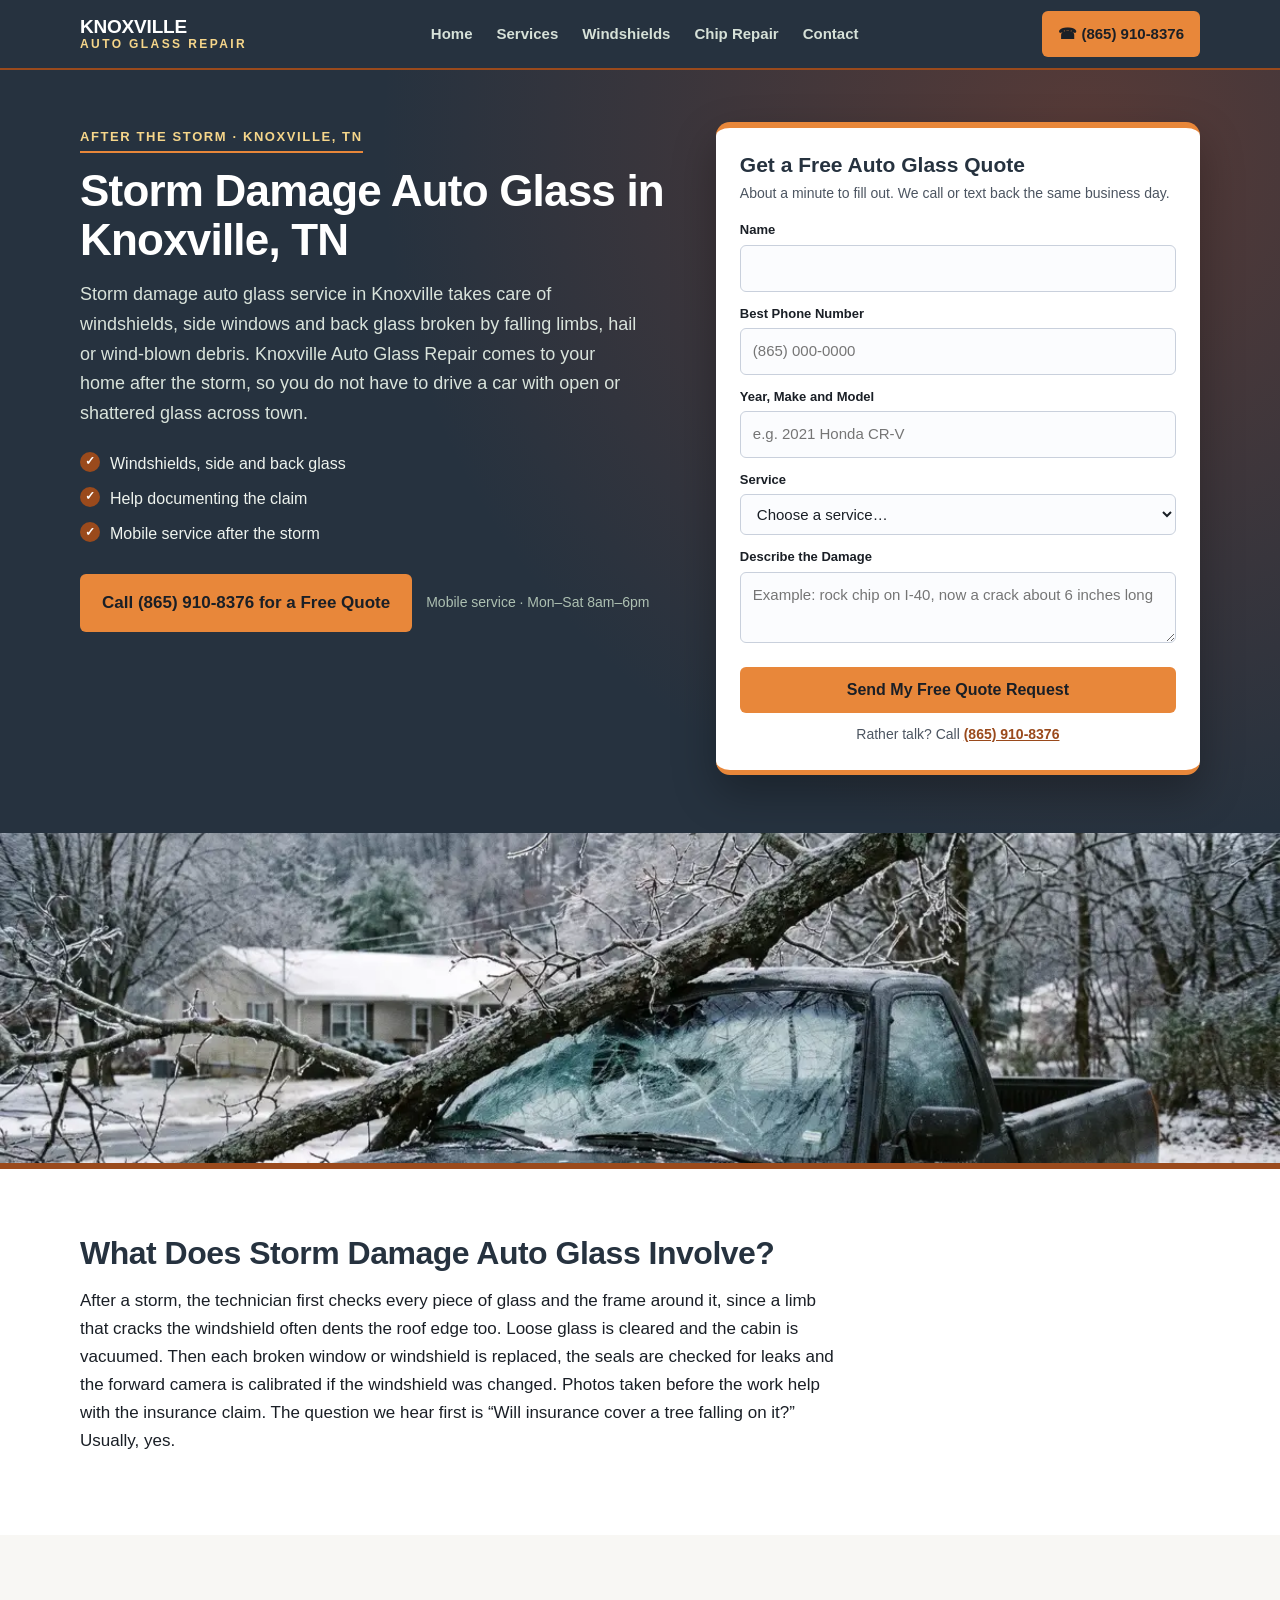
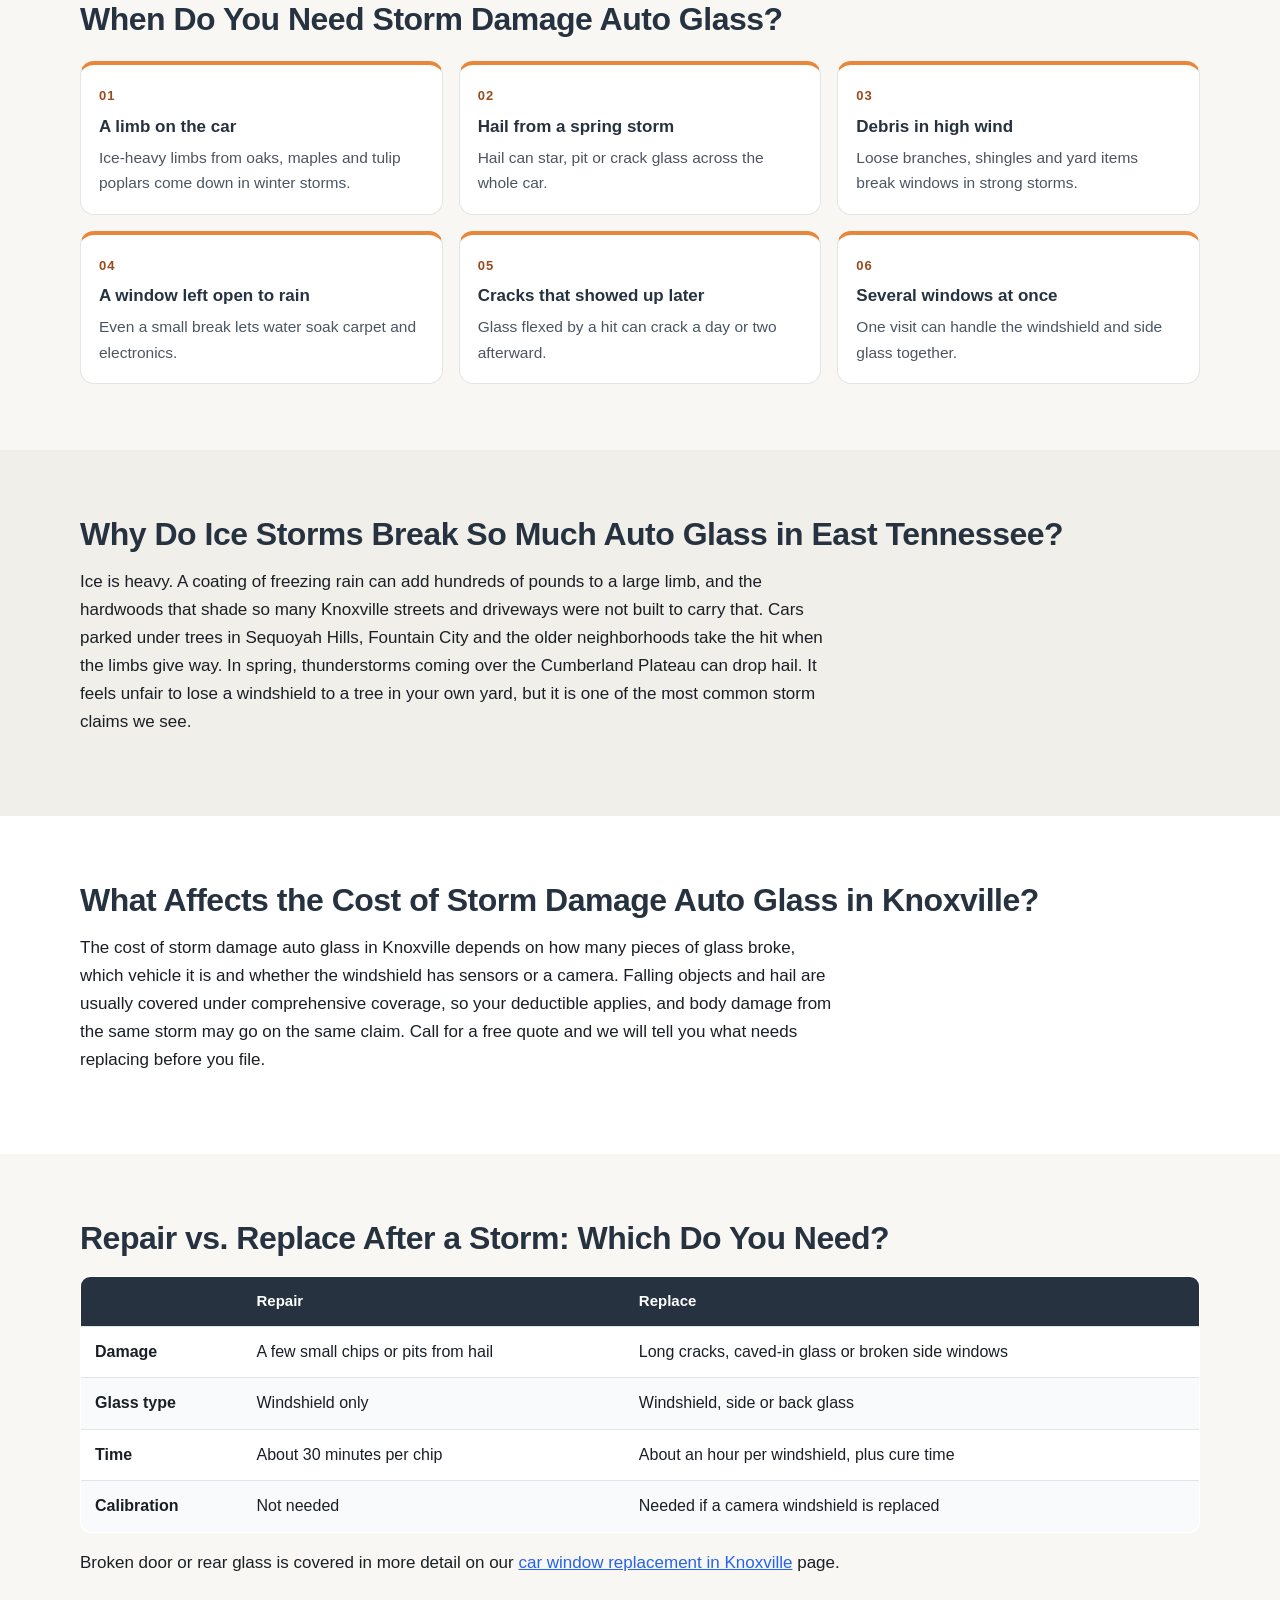
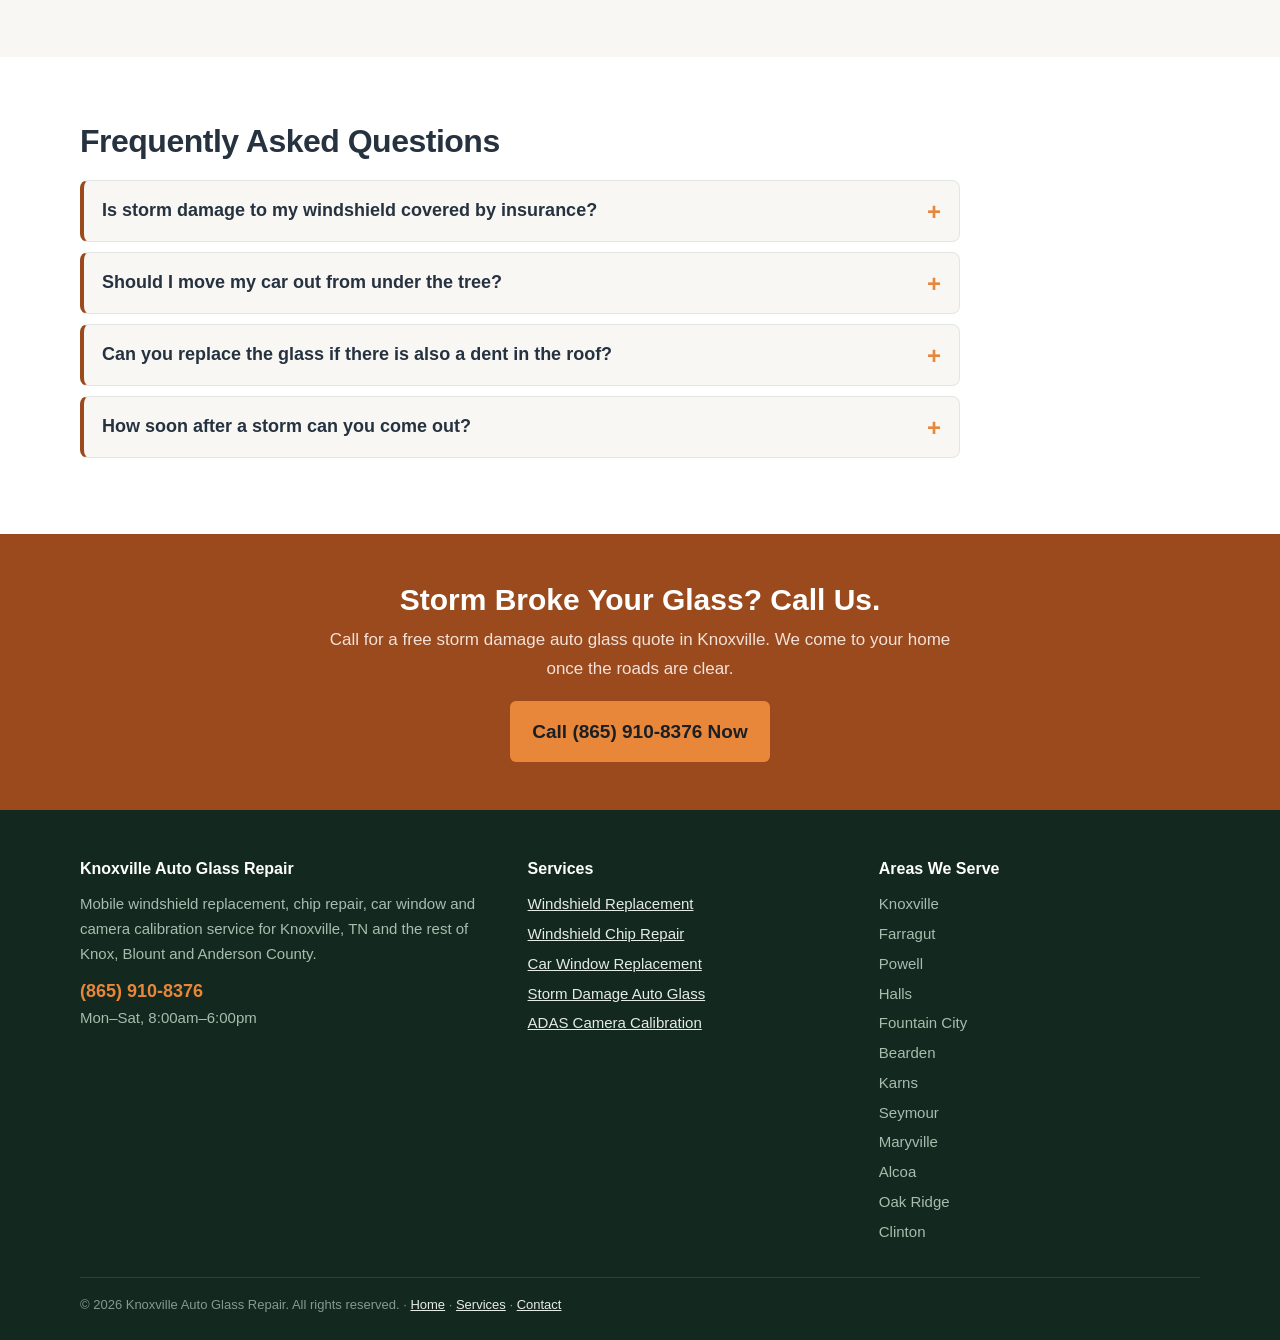
<file: storm-damage-auto-glass-knoxville.html>
<!DOCTYPE html>
<html lang="en">
<head>
<meta charset="utf-8">
<meta name="viewport" content="width=device-width, initial-scale=1">
<title>Storm Damage Auto Glass in Knoxville, TN | Mobile</title>
<meta name="description" content="Storm damage auto glass repair in Knoxville, TN. Windshields and windows broken by ice storms, hail or falling limbs replaced at your home.">
<link rel="canonical" href="https://www.knoxvilleautoglassrepair.com/storm-damage-auto-glass-knoxville.html">
<meta property="og:title" content="Storm Damage Auto Glass in Knoxville, TN | Mobile">
<meta property="og:description" content="Storm damage auto glass repair in Knoxville, TN. Windshields and windows broken by ice storms, hail or falling limbs replaced at your home.">
<meta property="og:type" content="website">
<meta property="og:url" content="https://www.knoxvilleautoglassrepair.com/storm-damage-auto-glass-knoxville.html">
<meta property="og:image" content="https://www.knoxvilleautoglassrepair.com/windshield-cracked-ice-storm-limb.webp">
<link rel="stylesheet" href="styles.css">
<script type="application/ld+json">{
 "@context": "https://schema.org",
 "@type": "LocalBusiness",
 "name": "Knoxville Auto Glass Repair",
 "telephone": "(865) 910-8376",
 "url": "https://www.knoxvilleautoglassrepair.com/",
 "image": "https://www.knoxvilleautoglassrepair.com/knoxville-windshield-replacement-driveway.webp",
 "address": {
  "@type": "PostalAddress",
  "streetAddress": "611 E Depot Ave Unit 2",
  "addressLocality": "Knoxville",
  "addressRegion": "TN",
  "postalCode": "37917",
  "addressCountry": "US"
 },
 "areaServed": [
  "Knoxville, TN",
  "Farragut, TN",
  "Powell, TN",
  "Halls, TN",
  "Fountain City, TN",
  "Bearden, TN",
  "Karns, TN",
  "Seymour, TN",
  "Maryville, TN",
  "Alcoa, TN",
  "Oak Ridge, TN",
  "Clinton, TN"
 ],
 "description": "Storm Damage Auto Glass in Knoxville, TN",
 "openingHours": "Mo-Sa 08:00-18:00"
}</script>
<script type="application/ld+json">{
 "@context": "https://schema.org",
 "@type": "FAQPage",
 "mainEntity": [
  {
   "@type": "Question",
   "name": "Is storm damage to my windshield covered by insurance?",
   "acceptedAnswer": {
    "@type": "Answer",
    "text": "Falling limbs and hail are usually covered under comprehensive coverage, with your regular deductible applying. Liability-only policies do not cover storm damage to your own car."
   }
  },
  {
   "@type": "Question",
   "name": "Should I move my car out from under the tree?",
   "acceptedAnswer": {
    "@type": "Answer",
    "text": "Only if it is safe. Ice-loaded limbs can keep falling for hours, and power lines may be down. Take photos where the car sits first if you can do it safely."
   }
  },
  {
   "@type": "Question",
   "name": "Can you replace the glass if there is also a dent in the roof?",
   "acceptedAnswer": {
    "@type": "Answer",
    "text": "Often yes. Minor dents near the glass do not stop the install. If the frame around the windshield is bent, a body shop needs to fix it first so the new glass seals properly."
   }
  },
  {
   "@type": "Question",
   "name": "How soon after a storm can you come out?",
   "acceptedAnswer": {
    "@type": "Answer",
    "text": "Call as soon as the roads are safe. After a big ice storm or hail event demand spikes, so getting on the schedule early helps."
   }
  }
 ]
}</script>
</head>
<body>
<!-- NAV -->
<header class="nav">
  <div class="wrap nav-in">
    <a class="brand" href="/">Knoxville<span>Auto Glass Repair</span></a>
    <ul class="links">
      <li><a href="/">Home</a></li>
      <li><a href="services.html">Services</a></li>
      <li><a href="windshield-replacement-knoxville.html">Windshields</a></li>
      <li><a href="windshield-chip-repair-knoxville.html">Chip Repair</a></li>
      <li><a href="contact.html">Contact</a></li>
    </ul>
    <a class="nav-call" href="tel:+18659108376">&#9742; (865) 910-8376</a>
  </div>
</header>
<!-- HERO -->
<section class="hero">
  <div class="wrap hero-grid">
    <div>
      <span class="tag">After the Storm &middot; Knoxville, TN</span>
      <h1>Storm Damage Auto Glass in Knoxville, TN</h1>
      <p class="lead">Storm damage auto glass service in Knoxville takes care of windshields, side windows and back glass broken by falling limbs, hail or wind-blown debris. Knoxville Auto Glass Repair comes to your home after the storm, so you do not have to drive a car with open or shattered glass across town.</p>
      <ul class="hero-points"><li>Windshields, side and back glass</li><li>Help documenting the claim</li><li>Mobile service after the storm</li></ul>
      <div class="call-big">
        <a class="btn btn-sun" href="tel:+18659108376">Call (865) 910-8376 for a Free Quote</a>
        <small>Mobile service &middot; Mon&ndash;Sat 8am&ndash;6pm</small>
      </div>
    </div>
    <div>
      <form class="quote" action="https://formspree.io/f/xyewkawp" method="POST">
        <h2>Get a Free Auto Glass Quote</h2>
        <p class="sub">About a minute to fill out. We call or text back the same business day.</p>
        <input type="hidden" name="_subject" value="New lead - Auto Glass Knoxville (Storm Damage Auto Glass)">
        <div class="field"><label for="q-name">Name</label><input id="q-name" name="name" type="text" autocomplete="name" required></div>
        <div class="field"><label for="q-phone">Best Phone Number</label><input id="q-phone" name="phone" type="tel" autocomplete="tel" placeholder="(865) 000-0000" required></div>
        <div class="field"><label for="q-vehicle">Year, Make and Model</label><input id="q-vehicle" name="vehicle" type="text" placeholder="e.g. 2021 Honda CR-V"></div>
        <div class="field"><label for="q-service">Service</label><select id="q-service" name="service"><option value="">Choose a service&hellip;</option><option>Windshield Replacement</option><option>Windshield Chip Repair</option><option>Car Window Replacement</option><option>Storm Damage Auto Glass</option><option>ADAS Camera Calibration</option><option>Something else / not sure</option></select></div>
        <div class="field"><label for="q-details">Describe the Damage</label><textarea id="q-details" name="details" placeholder="Example: rock chip on I-40, now a crack about 6 inches long"></textarea></div>
        <input type="text" name="_gotcha" style="display:none" tabindex="-1" autocomplete="off">
        <button type="submit">Send My Free Quote Request</button>
        <p class="alt">Rather talk? Call <a href="tel:+18659108376">(865) 910-8376</a></p>
      </form>
    </div>
  </div>
</section>
<div class="band short"><img src="windshield-cracked-ice-storm-limb.webp" alt="Storm damage auto glass in Knoxville after an ice-coated limb hit a truck" width="1600" height="900"></div>

<section class="sec alt">
  <div class="wrap">
    <h2>What Does Storm Damage Auto Glass Involve?</h2>
    <p>After a storm, the technician first checks every piece of glass and the frame around it, since a limb that cracks the windshield often dents the roof edge too. Loose glass is cleared and the cabin is vacuumed. Then each broken window or windshield is replaced, the seals are checked for leaks and the forward camera is calibrated if the windshield was changed. Photos taken before the work help with the insurance claim. The question we hear first is &ldquo;Will insurance cover a tree falling on it?&rdquo; Usually, yes.</p>
  </div>
</section>

<section class="sec">
  <div class="wrap">
    <h2>When Do You Need Storm Damage Auto Glass?</h2>
    <div class="signs"><div class="sign"><strong>A limb on the car</strong><p>Ice-heavy limbs from oaks, maples and tulip poplars come down in winter storms.</p></div><div class="sign"><strong>Hail from a spring storm</strong><p>Hail can star, pit or crack glass across the whole car.</p></div><div class="sign"><strong>Debris in high wind</strong><p>Loose branches, shingles and yard items break windows in strong storms.</p></div><div class="sign"><strong>A window left open to rain</strong><p>Even a small break lets water soak carpet and electronics.</p></div><div class="sign"><strong>Cracks that showed up later</strong><p>Glass flexed by a hit can crack a day or two afterward.</p></div><div class="sign"><strong>Several windows at once</strong><p>One visit can handle the windshield and side glass together.</p></div></div>
  </div>
</section>

<section class="sec coq">
  <div class="wrap">
    <h2>Why Do Ice Storms Break So Much Auto Glass in East Tennessee?</h2>
    <p>Ice is heavy. A coating of freezing rain can add hundreds of pounds to a large limb, and the hardwoods that shade so many Knoxville streets and driveways were not built to carry that. Cars parked under trees in Sequoyah Hills, Fountain City and the older neighborhoods take the hit when the limbs give way. In spring, thunderstorms coming over the Cumberland Plateau can drop hail. It feels unfair to lose a windshield to a tree in your own yard, but it is one of the most common storm claims we see.</p>
  </div>
</section>

<section class="sec alt">
  <div class="wrap">
    <h2>What Affects the Cost of Storm Damage Auto Glass in Knoxville?</h2>
    <p>The cost of storm damage auto glass in Knoxville depends on how many pieces of glass broke, which vehicle it is and whether the windshield has sensors or a camera. Falling objects and hail are usually covered under comprehensive coverage, so your deductible applies, and body damage from the same storm may go on the same claim. Call for a free quote and we will tell you what needs replacing before you file.</p>
  </div>
</section>

<section class="sec">
  <div class="wrap">
    <h2>Repair vs. Replace After a Storm: Which Do You Need?</h2>
    <table class="cmp"><thead><tr><th></th><th>Repair</th><th>Replace</th></tr></thead><tbody><tr><td><strong>Damage</strong></td><td>A few small chips or pits from hail</td><td>Long cracks, caved-in glass or broken side windows</td></tr><tr><td><strong>Glass type</strong></td><td>Windshield only</td><td>Windshield, side or back glass</td></tr><tr><td><strong>Time</strong></td><td>About 30 minutes per chip</td><td>About an hour per windshield, plus cure time</td></tr><tr><td><strong>Calibration</strong></td><td>Not needed</td><td>Needed if a camera windshield is replaced</td></tr></tbody></table>
    <p style="margin-top:16px;">Broken door or rear glass is covered in more detail on our <a class="body-link" href="car-window-replacement-knoxville.html" style="color: #2563eb; text-decoration: underline;">car window replacement in Knoxville</a> page.</p>
  </div>
</section>

<section class="sec alt">
  <div class="wrap">
    <h2>Frequently Asked Questions</h2>
    <div class="faq"><details><summary><h3>Is storm damage to my windshield covered by insurance?</h3></summary><div class="ans"><p>Falling limbs and hail are usually covered under comprehensive coverage, with your regular deductible applying. Liability-only policies do not cover storm damage to your own car.</p></div></details><details><summary><h3>Should I move my car out from under the tree?</h3></summary><div class="ans"><p>Only if it is safe. Ice-loaded limbs can keep falling for hours, and power lines may be down. Take photos where the car sits first if you can do it safely.</p></div></details><details><summary><h3>Can you replace the glass if there is also a dent in the roof?</h3></summary><div class="ans"><p>Often yes. Minor dents near the glass do not stop the install. If the frame around the windshield is bent, a body shop needs to fix it first so the new glass seals properly.</p></div></details><details><summary><h3>How soon after a storm can you come out?</h3></summary><div class="ans"><p>Call as soon as the roads are safe. After a big ice storm or hail event demand spikes, so getting on the schedule early helps.</p></div></details></div>
  </div>
</section>
<!-- CTA -->
<section class="cta">
  <div class="wrap">
    <h2>Storm Broke Your Glass? Call Us.</h2>
    <p>Call for a free storm damage auto glass quote in Knoxville. We come to your home once the roads are clear.</p>
    <a class="btn btn-pine" href="tel:+18659108376">Call (865) 910-8376 Now</a>
  </div>
</section>
<!-- FOOTER -->
<footer class="foot">
  <div class="wrap">
    <div class="foot-grid">
      <div>
        <h4>Knoxville Auto Glass Repair</h4>
        <p>Mobile windshield replacement, chip repair, car window and camera calibration service for Knoxville, TN and the rest of Knox, Blount and Anderson County.</p>
        <p style="margin-top:10px;"><a class="tel" href="tel:+18659108376">(865) 910-8376</a></p>
        <p>Mon&ndash;Sat, 8:00am&ndash;6:00pm</p>
      </div>
      <div>
        <h4>Services</h4>
        <ul><li><a href="windshield-replacement-knoxville.html">Windshield Replacement</a></li><li><a href="windshield-chip-repair-knoxville.html">Windshield Chip Repair</a></li><li><a href="car-window-replacement-knoxville.html">Car Window Replacement</a></li><li><a href="storm-damage-auto-glass-knoxville.html">Storm Damage Auto Glass</a></li><li><a href="adas-calibration-knoxville.html">ADAS Camera Calibration</a></li></ul>
      </div>
      <div>
        <h4>Areas We Serve</h4>
        <ul><li>Knoxville</li><li>Farragut</li><li>Powell</li><li>Halls</li><li>Fountain City</li><li>Bearden</li><li>Karns</li><li>Seymour</li><li>Maryville</li><li>Alcoa</li><li>Oak Ridge</li><li>Clinton</li></ul>
      </div>
    </div>
    <p class="copy">&copy; 2026 Knoxville Auto Glass Repair. All rights reserved. &middot; <a href="/">Home</a> &middot; <a href="services.html">Services</a> &middot; <a href="contact.html">Contact</a></p>
  </div>
</footer>
</body>
</html>
</file>
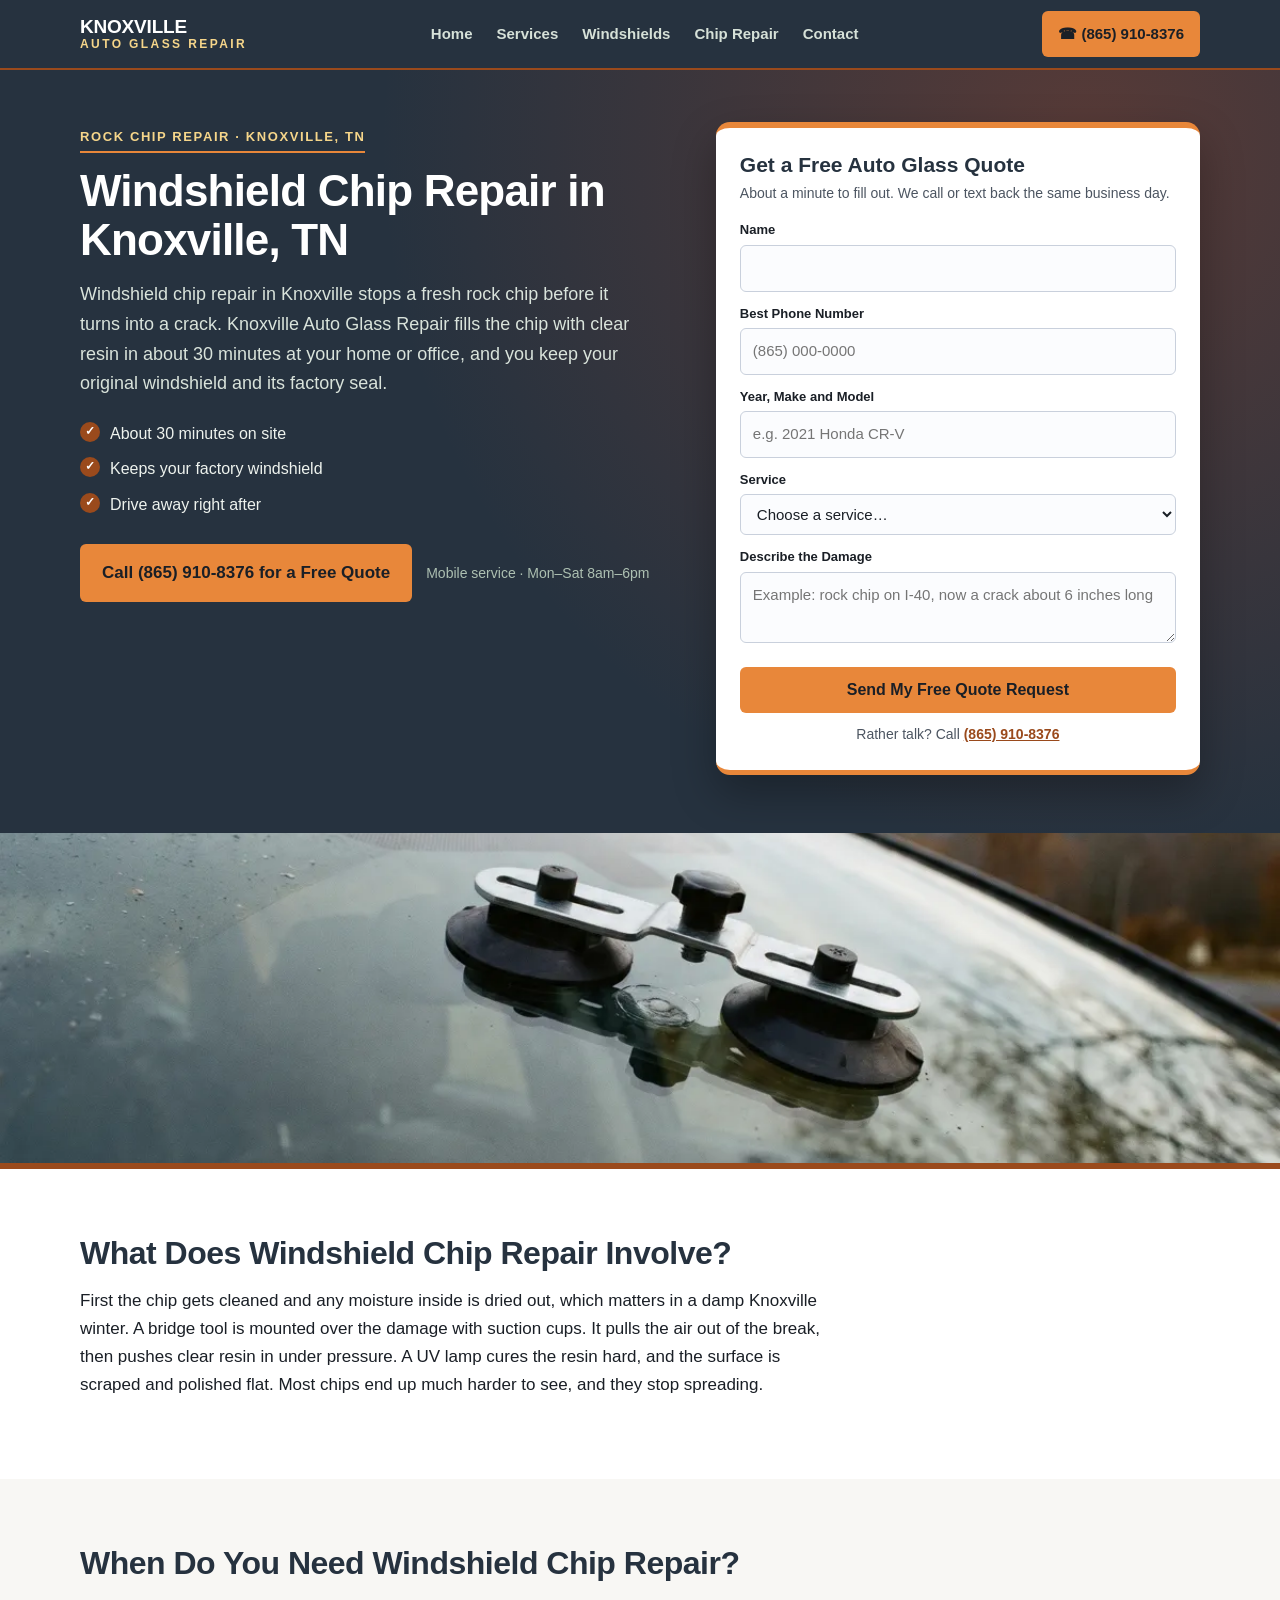
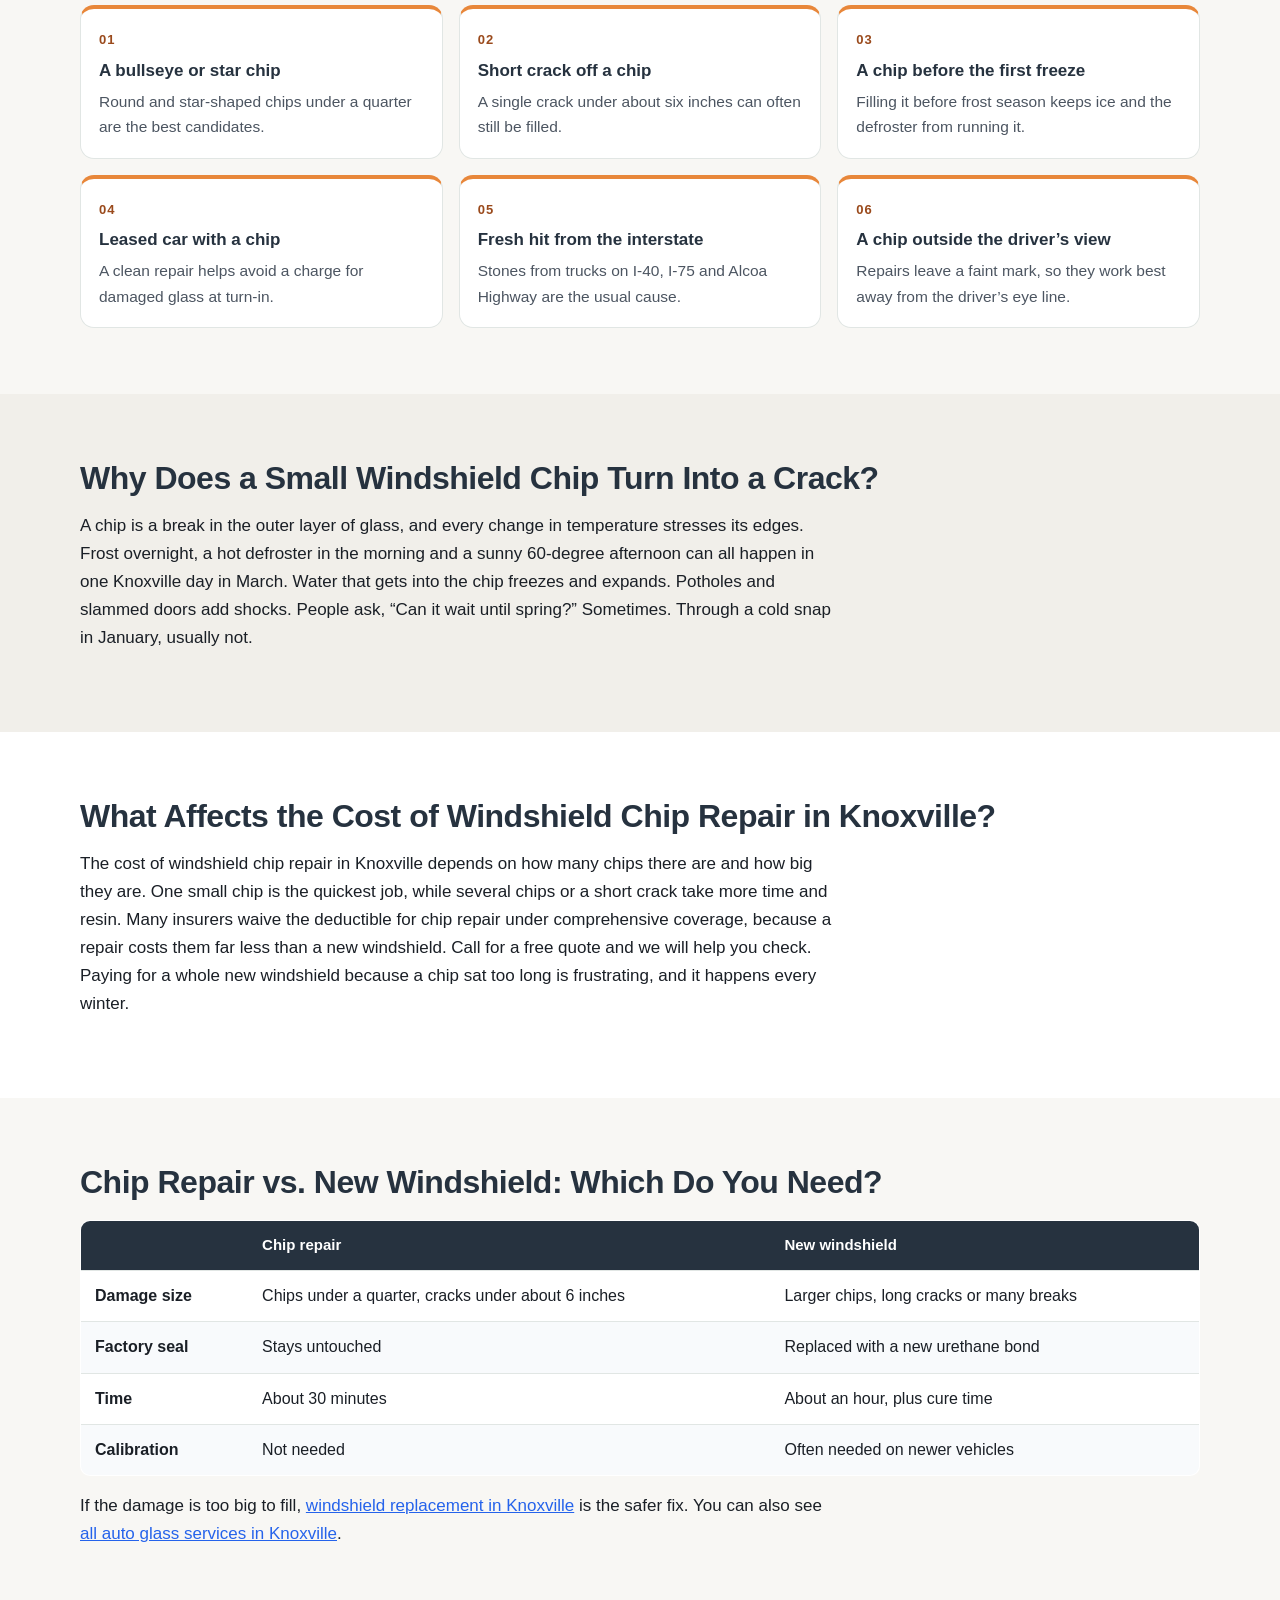
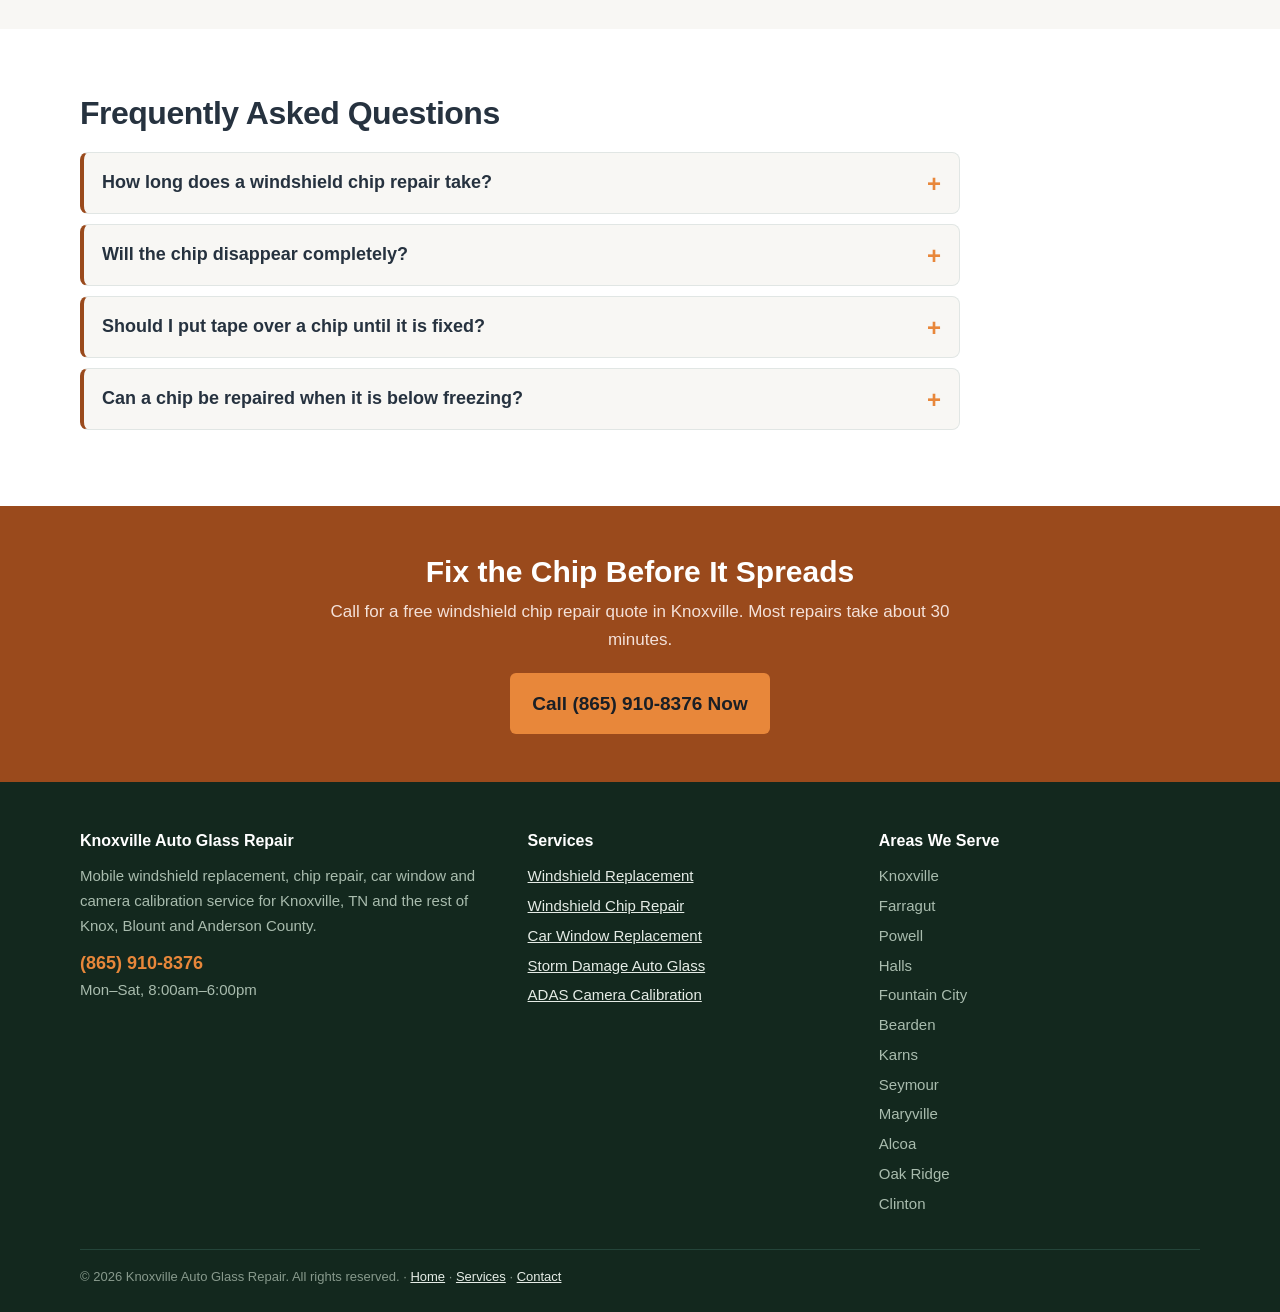
<file: windshield-chip-repair-knoxville.html>
<!DOCTYPE html>
<html lang="en">
<head>
<meta charset="utf-8">
<meta name="viewport" content="width=device-width, initial-scale=1">
<title>Windshield Chip Repair in Knoxville, TN | Free Quote</title>
<meta name="description" content="Windshield chip repair in Knoxville, TN. Resin fills rock chips in about 30 minutes at your home or office, before winter turns them into cracks.">
<link rel="canonical" href="https://www.knoxvilleautoglassrepair.com/windshield-chip-repair-knoxville.html">
<meta property="og:title" content="Windshield Chip Repair in Knoxville, TN | Free Quote">
<meta property="og:description" content="Windshield chip repair in Knoxville, TN. Resin fills rock chips in about 30 minutes at your home or office, before winter turns them into cracks.">
<meta property="og:type" content="website">
<meta property="og:url" content="https://www.knoxvilleautoglassrepair.com/windshield-chip-repair-knoxville.html">
<meta property="og:image" content="https://www.knoxvilleautoglassrepair.com/windshield-chip-repair-tool-autumn-ridge.webp">
<link rel="stylesheet" href="styles.css">
<script type="application/ld+json">{
 "@context": "https://schema.org",
 "@type": "LocalBusiness",
 "name": "Knoxville Auto Glass Repair",
 "telephone": "(865) 910-8376",
 "url": "https://www.knoxvilleautoglassrepair.com/",
 "image": "https://www.knoxvilleautoglassrepair.com/knoxville-windshield-replacement-driveway.webp",
 "address": {
  "@type": "PostalAddress",
  "streetAddress": "611 E Depot Ave Unit 2",
  "addressLocality": "Knoxville",
  "addressRegion": "TN",
  "postalCode": "37917",
  "addressCountry": "US"
 },
 "areaServed": [
  "Knoxville, TN",
  "Farragut, TN",
  "Powell, TN",
  "Halls, TN",
  "Fountain City, TN",
  "Bearden, TN",
  "Karns, TN",
  "Seymour, TN",
  "Maryville, TN",
  "Alcoa, TN",
  "Oak Ridge, TN",
  "Clinton, TN"
 ],
 "description": "Windshield Chip Repair in Knoxville, TN",
 "openingHours": "Mo-Sa 08:00-18:00"
}</script>
<script type="application/ld+json">{
 "@context": "https://schema.org",
 "@type": "FAQPage",
 "mainEntity": [
  {
   "@type": "Question",
   "name": "How long does a windshield chip repair take?",
   "acceptedAnswer": {
    "@type": "Answer",
    "text": "Most chip repairs take about 30 minutes on site, and you can drive right away. The resin is cured with UV light, so there is no waiting for it to dry."
   }
  },
  {
   "@type": "Question",
   "name": "Will the chip disappear completely?",
   "acceptedAnswer": {
    "@type": "Answer",
    "text": "Usually it gets much harder to see, but a faint mark often stays. The main goal is to stop the chip from spreading and give the glass back its strength."
   }
  },
  {
   "@type": "Question",
   "name": "Should I put tape over a chip until it is fixed?",
   "acceptedAnswer": {
    "@type": "Answer",
    "text": "Clear tape over the chip keeps dirt and water out until the repair. On cold mornings, also start the defroster on low instead of high so the chip does not run."
   }
  },
  {
   "@type": "Question",
   "name": "Can a chip be repaired when it is below freezing?",
   "acceptedAnswer": {
    "@type": "Answer",
    "text": "Yes, but the glass has to be warmed and dried first so the resin flows and cures properly. We bring what is needed to do that, or work in your garage."
   }
  }
 ]
}</script>
</head>
<body>
<!-- NAV -->
<header class="nav">
  <div class="wrap nav-in">
    <a class="brand" href="/">Knoxville<span>Auto Glass Repair</span></a>
    <ul class="links">
      <li><a href="/">Home</a></li>
      <li><a href="services.html">Services</a></li>
      <li><a href="windshield-replacement-knoxville.html">Windshields</a></li>
      <li><a href="windshield-chip-repair-knoxville.html">Chip Repair</a></li>
      <li><a href="contact.html">Contact</a></li>
    </ul>
    <a class="nav-call" href="tel:+18659108376">&#9742; (865) 910-8376</a>
  </div>
</header>
<!-- HERO -->
<section class="hero">
  <div class="wrap hero-grid">
    <div>
      <span class="tag">Rock Chip Repair &middot; Knoxville, TN</span>
      <h1>Windshield Chip Repair in Knoxville, TN</h1>
      <p class="lead">Windshield chip repair in Knoxville stops a fresh rock chip before it turns into a crack. Knoxville Auto Glass Repair fills the chip with clear resin in about 30 minutes at your home or office, and you keep your original windshield and its factory seal.</p>
      <ul class="hero-points"><li>About 30 minutes on site</li><li>Keeps your factory windshield</li><li>Drive away right after</li></ul>
      <div class="call-big">
        <a class="btn btn-sun" href="tel:+18659108376">Call (865) 910-8376 for a Free Quote</a>
        <small>Mobile service &middot; Mon&ndash;Sat 8am&ndash;6pm</small>
      </div>
    </div>
    <div>
      <form class="quote" action="https://formspree.io/f/xyewkawp" method="POST">
        <h2>Get a Free Auto Glass Quote</h2>
        <p class="sub">About a minute to fill out. We call or text back the same business day.</p>
        <input type="hidden" name="_subject" value="New lead - Auto Glass Knoxville (Windshield Chip Repair)">
        <div class="field"><label for="q-name">Name</label><input id="q-name" name="name" type="text" autocomplete="name" required></div>
        <div class="field"><label for="q-phone">Best Phone Number</label><input id="q-phone" name="phone" type="tel" autocomplete="tel" placeholder="(865) 000-0000" required></div>
        <div class="field"><label for="q-vehicle">Year, Make and Model</label><input id="q-vehicle" name="vehicle" type="text" placeholder="e.g. 2021 Honda CR-V"></div>
        <div class="field"><label for="q-service">Service</label><select id="q-service" name="service"><option value="">Choose a service&hellip;</option><option>Windshield Replacement</option><option>Windshield Chip Repair</option><option>Car Window Replacement</option><option>Storm Damage Auto Glass</option><option>ADAS Camera Calibration</option><option>Something else / not sure</option></select></div>
        <div class="field"><label for="q-details">Describe the Damage</label><textarea id="q-details" name="details" placeholder="Example: rock chip on I-40, now a crack about 6 inches long"></textarea></div>
        <input type="text" name="_gotcha" style="display:none" tabindex="-1" autocomplete="off">
        <button type="submit">Send My Free Quote Request</button>
        <p class="alt">Rather talk? Call <a href="tel:+18659108376">(865) 910-8376</a></p>
      </form>
    </div>
  </div>
</section>
<div class="band short"><img src="windshield-chip-repair-tool-autumn-ridge.webp" alt="Windshield chip repair in Knoxville with a bridge tool on the glass" width="1600" height="900"></div>

<section class="sec alt">
  <div class="wrap">
    <h2>What Does Windshield Chip Repair Involve?</h2>
    <p>First the chip gets cleaned and any moisture inside is dried out, which matters in a damp Knoxville winter. A bridge tool is mounted over the damage with suction cups. It pulls the air out of the break, then pushes clear resin in under pressure. A UV lamp cures the resin hard, and the surface is scraped and polished flat. Most chips end up much harder to see, and they stop spreading.</p>
  </div>
</section>

<section class="sec">
  <div class="wrap">
    <h2>When Do You Need Windshield Chip Repair?</h2>
    <div class="signs"><div class="sign"><strong>A bullseye or star chip</strong><p>Round and star-shaped chips under a quarter are the best candidates.</p></div><div class="sign"><strong>Short crack off a chip</strong><p>A single crack under about six inches can often still be filled.</p></div><div class="sign"><strong>A chip before the first freeze</strong><p>Filling it before frost season keeps ice and the defroster from running it.</p></div><div class="sign"><strong>Leased car with a chip</strong><p>A clean repair helps avoid a charge for damaged glass at turn-in.</p></div><div class="sign"><strong>Fresh hit from the interstate</strong><p>Stones from trucks on I-40, I-75 and Alcoa Highway are the usual cause.</p></div><div class="sign"><strong>A chip outside the driver&rsquo;s view</strong><p>Repairs leave a faint mark, so they work best away from the driver&rsquo;s eye line.</p></div></div>
  </div>
</section>

<section class="sec coq">
  <div class="wrap">
    <h2>Why Does a Small Windshield Chip Turn Into a Crack?</h2>
    <p>A chip is a break in the outer layer of glass, and every change in temperature stresses its edges. Frost overnight, a hot defroster in the morning and a sunny 60-degree afternoon can all happen in one Knoxville day in March. Water that gets into the chip freezes and expands. Potholes and slammed doors add shocks. People ask, &ldquo;Can it wait until spring?&rdquo; Sometimes. Through a cold snap in January, usually not.</p>
  </div>
</section>

<section class="sec alt">
  <div class="wrap">
    <h2>What Affects the Cost of Windshield Chip Repair in Knoxville?</h2>
    <p>The cost of windshield chip repair in Knoxville depends on how many chips there are and how big they are. One small chip is the quickest job, while several chips or a short crack take more time and resin. Many insurers waive the deductible for chip repair under comprehensive coverage, because a repair costs them far less than a new windshield. Call for a free quote and we will help you check. Paying for a whole new windshield because a chip sat too long is frustrating, and it happens every winter.</p>
  </div>
</section>

<section class="sec">
  <div class="wrap">
    <h2>Chip Repair vs. New Windshield: Which Do You Need?</h2>
    <table class="cmp"><thead><tr><th></th><th>Chip repair</th><th>New windshield</th></tr></thead><tbody><tr><td><strong>Damage size</strong></td><td>Chips under a quarter, cracks under about 6 inches</td><td>Larger chips, long cracks or many breaks</td></tr><tr><td><strong>Factory seal</strong></td><td>Stays untouched</td><td>Replaced with a new urethane bond</td></tr><tr><td><strong>Time</strong></td><td>About 30 minutes</td><td>About an hour, plus cure time</td></tr><tr><td><strong>Calibration</strong></td><td>Not needed</td><td>Often needed on newer vehicles</td></tr></tbody></table>
    <p style="margin-top:16px;">If the damage is too big to fill, <a class="body-link" href="windshield-replacement-knoxville.html" style="color: #2563eb; text-decoration: underline;">windshield replacement in Knoxville</a> is the safer fix. You can also see <a class="body-link" href="services.html" style="color: #2563eb; text-decoration: underline;">all auto glass services in Knoxville</a>.</p>
  </div>
</section>

<section class="sec alt">
  <div class="wrap">
    <h2>Frequently Asked Questions</h2>
    <div class="faq"><details><summary><h3>How long does a windshield chip repair take?</h3></summary><div class="ans"><p>Most chip repairs take about 30 minutes on site, and you can drive right away. The resin is cured with UV light, so there is no waiting for it to dry.</p></div></details><details><summary><h3>Will the chip disappear completely?</h3></summary><div class="ans"><p>Usually it gets much harder to see, but a faint mark often stays. The main goal is to stop the chip from spreading and give the glass back its strength.</p></div></details><details><summary><h3>Should I put tape over a chip until it is fixed?</h3></summary><div class="ans"><p>Clear tape over the chip keeps dirt and water out until the repair. On cold mornings, also start the defroster on low instead of high so the chip does not run.</p></div></details><details><summary><h3>Can a chip be repaired when it is below freezing?</h3></summary><div class="ans"><p>Yes, but the glass has to be warmed and dried first so the resin flows and cures properly. We bring what is needed to do that, or work in your garage.</p></div></details></div>
  </div>
</section>
<!-- CTA -->
<section class="cta">
  <div class="wrap">
    <h2>Fix the Chip Before It Spreads</h2>
    <p>Call for a free windshield chip repair quote in Knoxville. Most repairs take about 30 minutes.</p>
    <a class="btn btn-pine" href="tel:+18659108376">Call (865) 910-8376 Now</a>
  </div>
</section>
<!-- FOOTER -->
<footer class="foot">
  <div class="wrap">
    <div class="foot-grid">
      <div>
        <h4>Knoxville Auto Glass Repair</h4>
        <p>Mobile windshield replacement, chip repair, car window and camera calibration service for Knoxville, TN and the rest of Knox, Blount and Anderson County.</p>
        <p style="margin-top:10px;"><a class="tel" href="tel:+18659108376">(865) 910-8376</a></p>
        <p>Mon&ndash;Sat, 8:00am&ndash;6:00pm</p>
      </div>
      <div>
        <h4>Services</h4>
        <ul><li><a href="windshield-replacement-knoxville.html">Windshield Replacement</a></li><li><a href="windshield-chip-repair-knoxville.html">Windshield Chip Repair</a></li><li><a href="car-window-replacement-knoxville.html">Car Window Replacement</a></li><li><a href="storm-damage-auto-glass-knoxville.html">Storm Damage Auto Glass</a></li><li><a href="adas-calibration-knoxville.html">ADAS Camera Calibration</a></li></ul>
      </div>
      <div>
        <h4>Areas We Serve</h4>
        <ul><li>Knoxville</li><li>Farragut</li><li>Powell</li><li>Halls</li><li>Fountain City</li><li>Bearden</li><li>Karns</li><li>Seymour</li><li>Maryville</li><li>Alcoa</li><li>Oak Ridge</li><li>Clinton</li></ul>
      </div>
    </div>
    <p class="copy">&copy; 2026 Knoxville Auto Glass Repair. All rights reserved. &middot; <a href="/">Home</a> &middot; <a href="services.html">Services</a> &middot; <a href="contact.html">Contact</a></p>
  </div>
</footer>
</body>
</html>
</file>
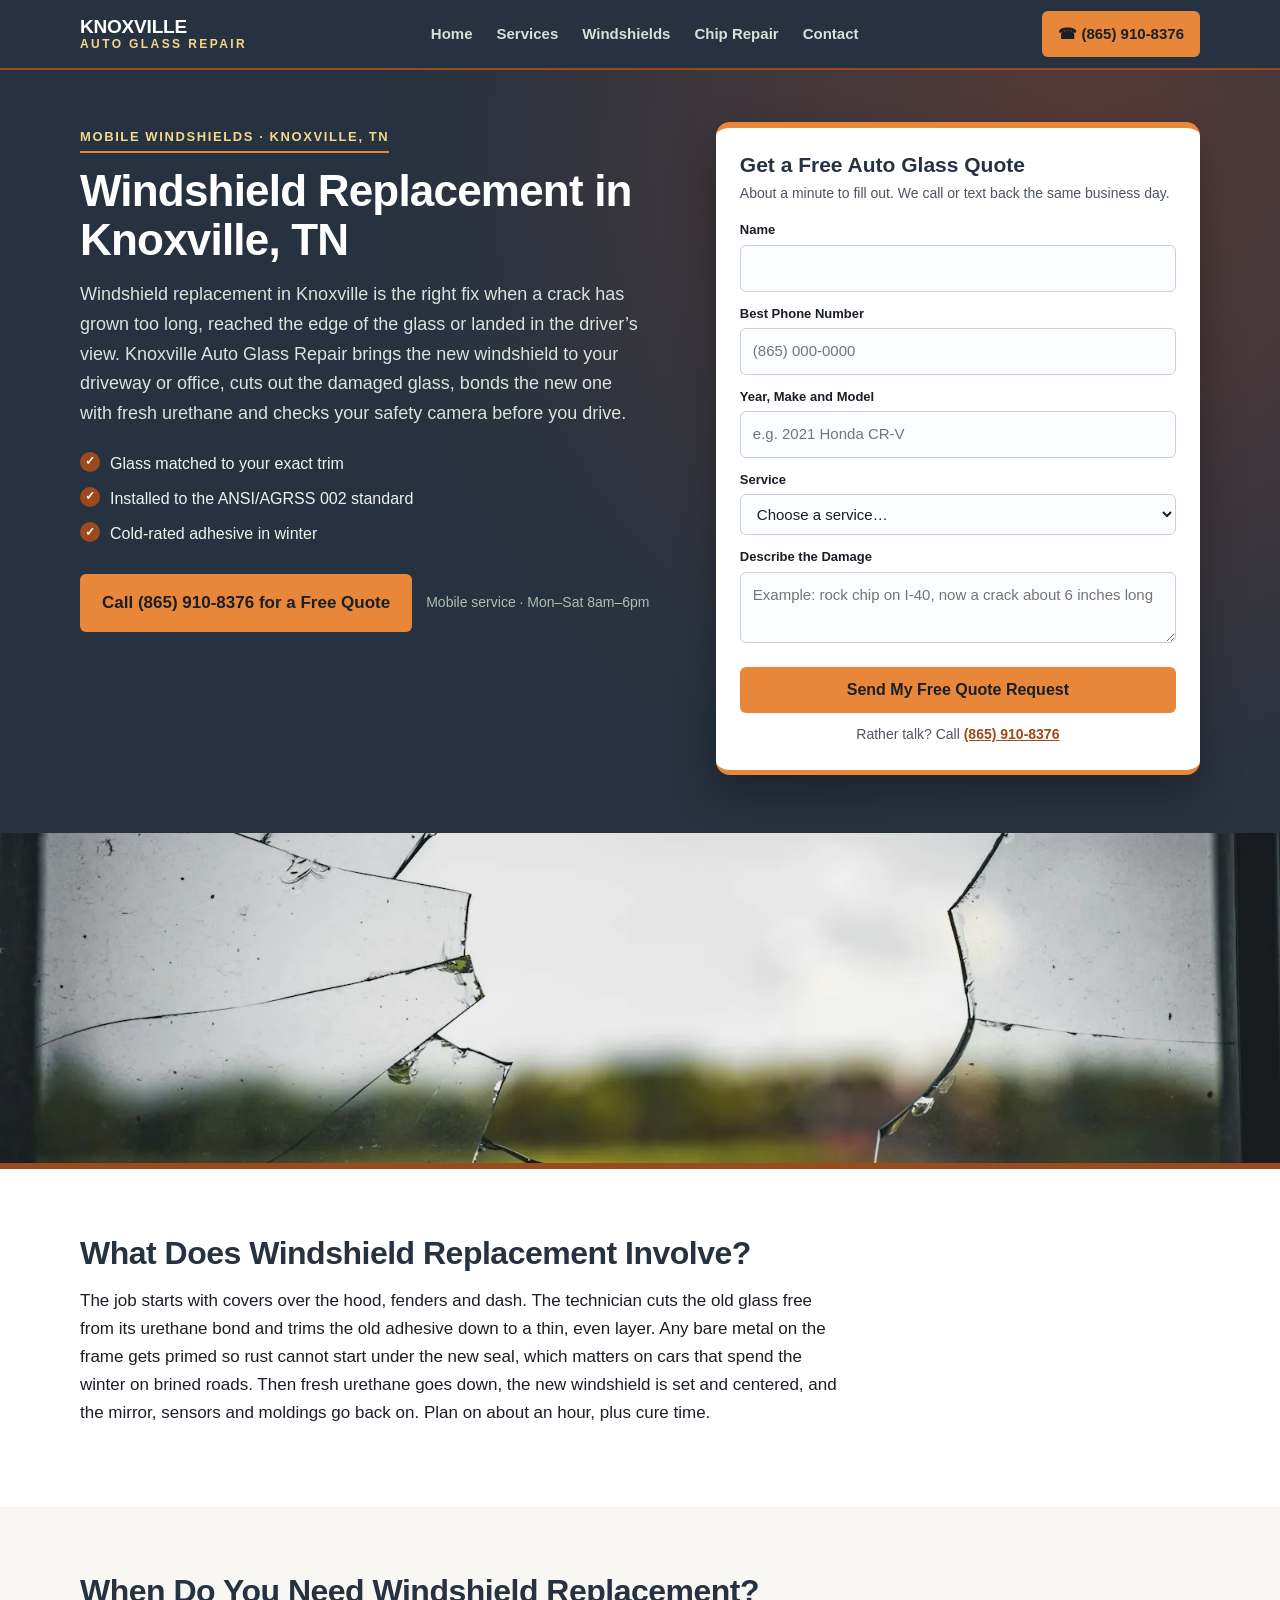
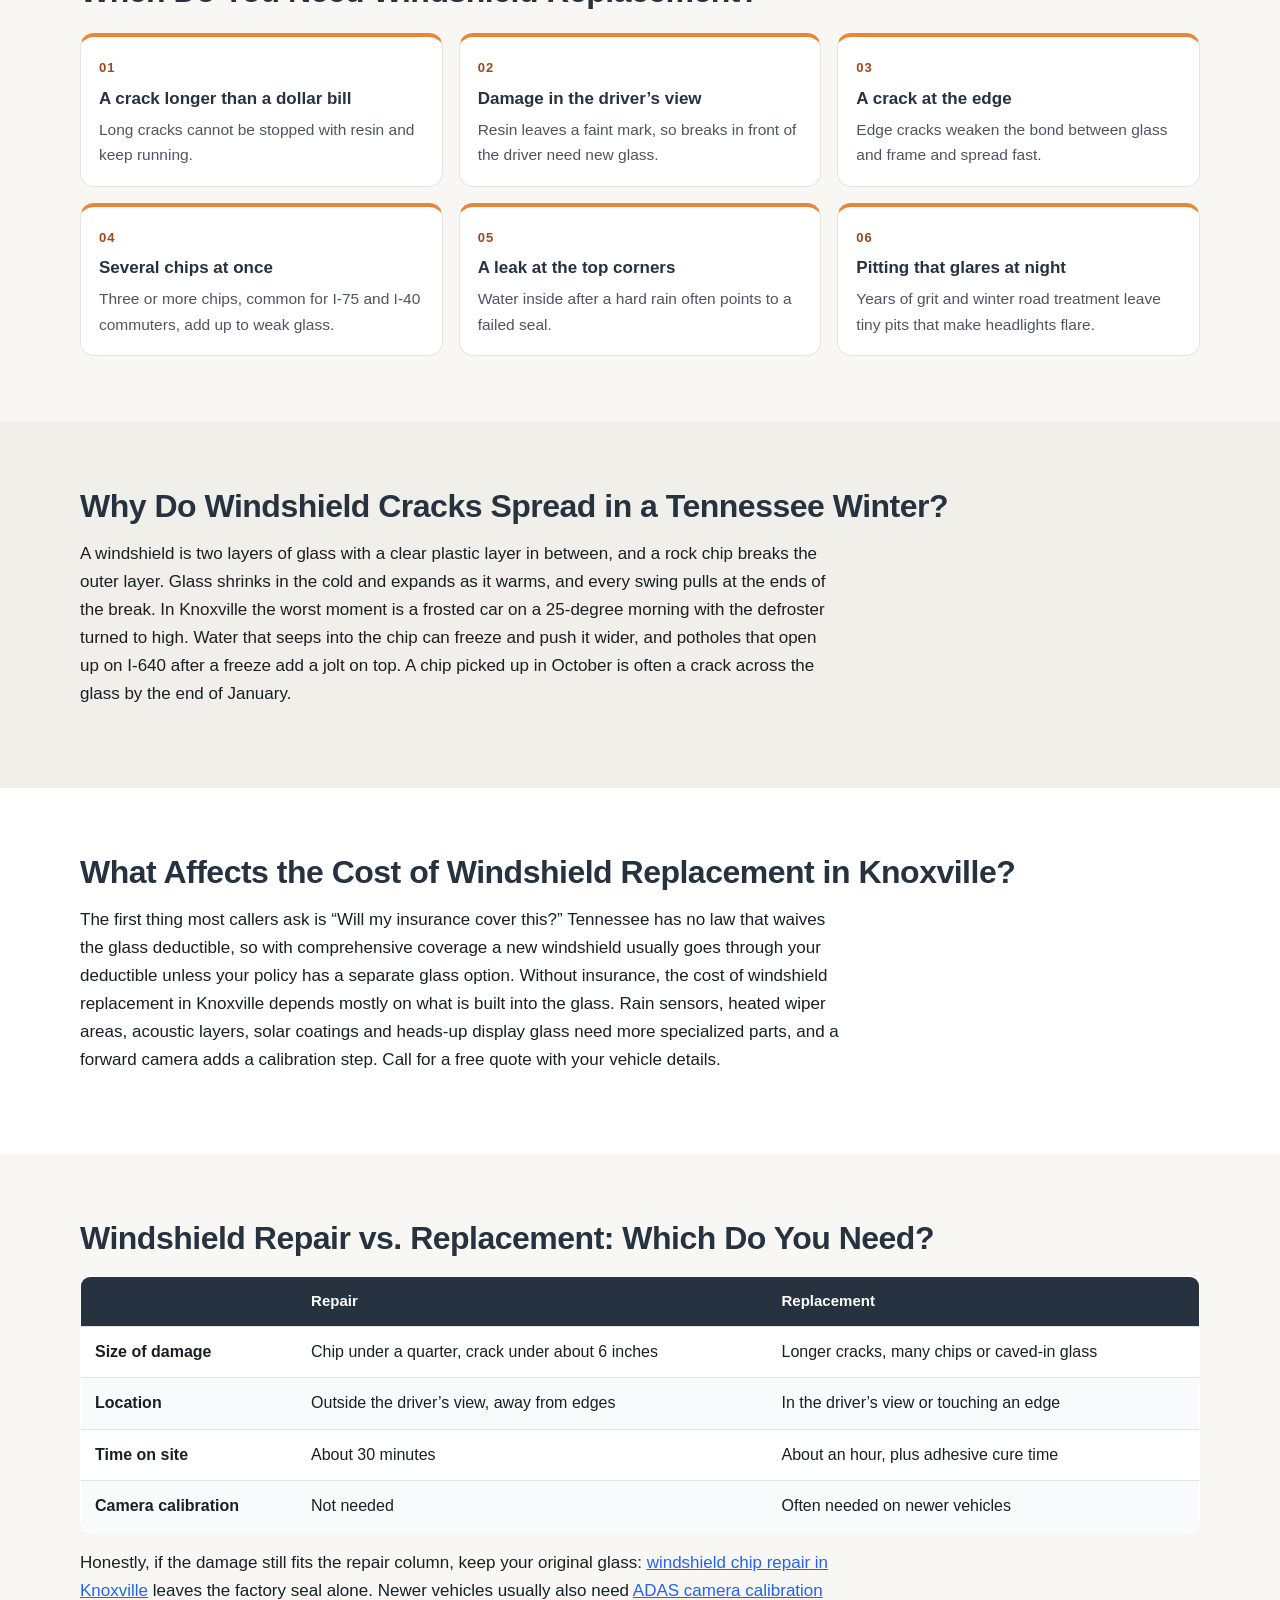
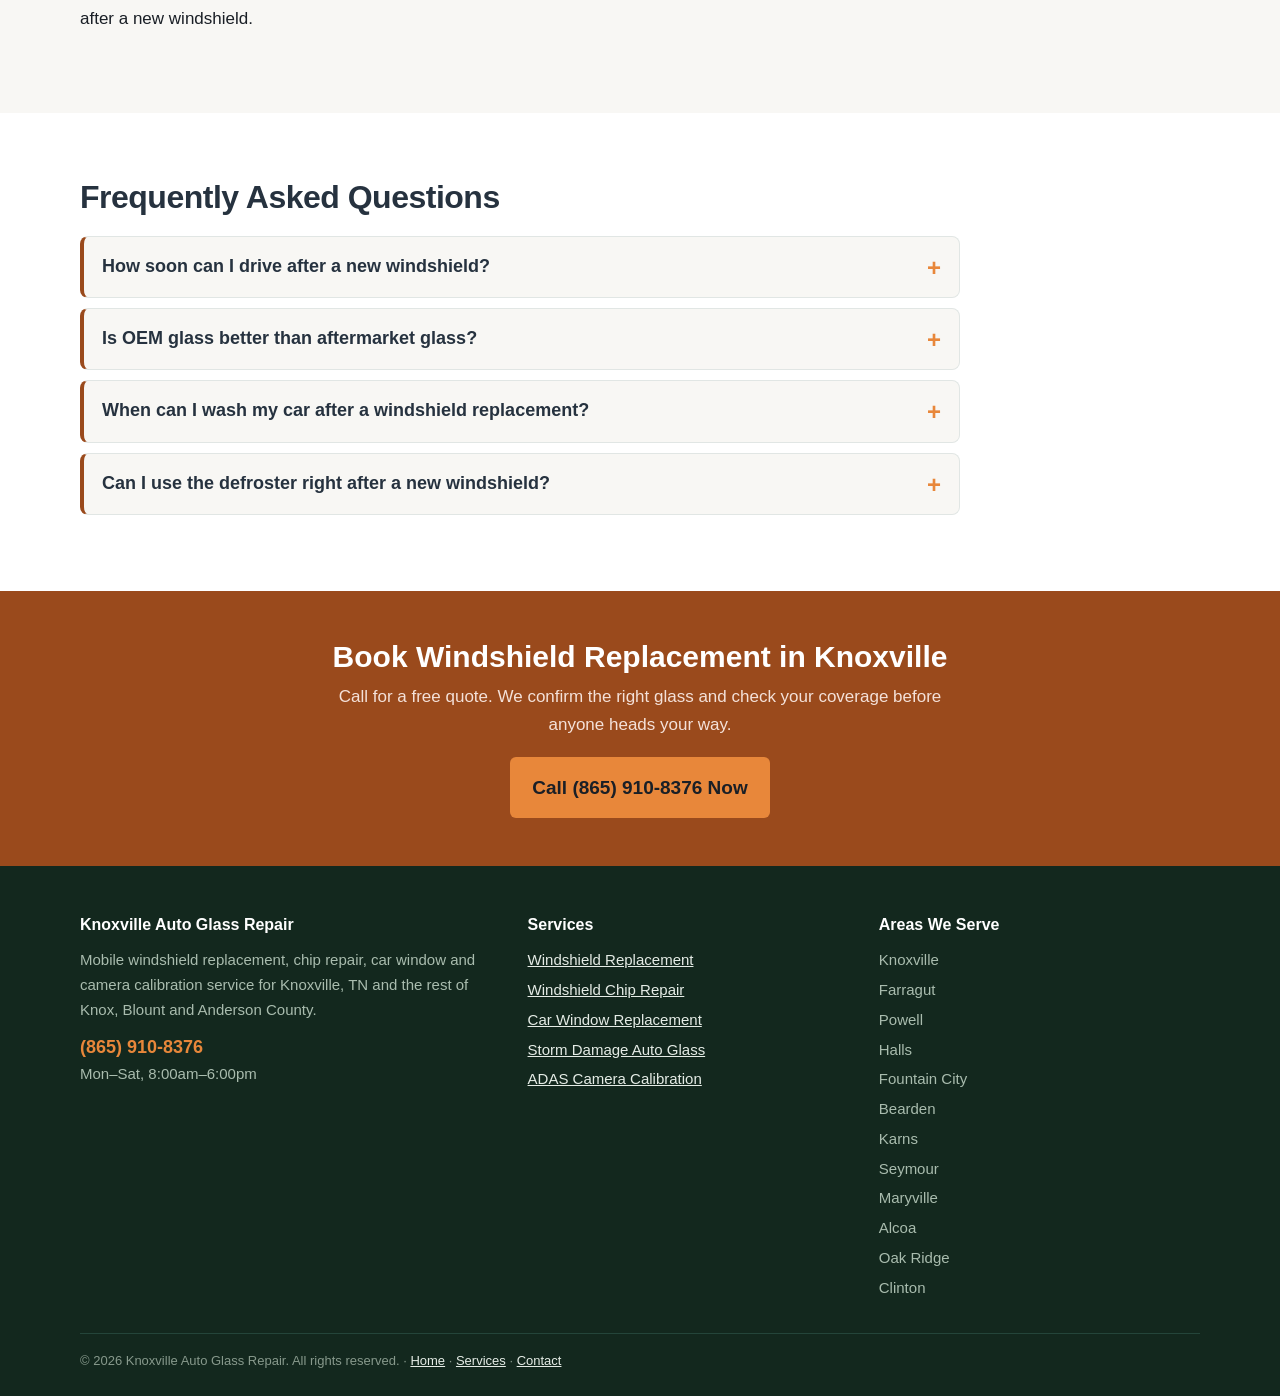
<file: windshield-replacement-knoxville.html>
<!DOCTYPE html>
<html lang="en">
<head>
<meta charset="utf-8">
<meta name="viewport" content="width=device-width, initial-scale=1">
<title>Windshield Replacement in Knoxville, TN | Mobile</title>
<meta name="description" content="Mobile windshield replacement in Knoxville, TN. Glass matched to your trim, cold-weather urethane and camera calibration at home or work. Free quotes.">
<link rel="canonical" href="https://www.knoxvilleautoglassrepair.com/windshield-replacement-knoxville.html">
<meta property="og:title" content="Windshield Replacement in Knoxville, TN | Mobile">
<meta property="og:description" content="Mobile windshield replacement in Knoxville, TN. Glass matched to your trim, cold-weather urethane and camera calibration at home or work. Free quotes.">
<meta property="og:type" content="website">
<meta property="og:url" content="https://www.knoxvilleautoglassrepair.com/windshield-replacement-knoxville.html">
<meta property="og:image" content="https://www.knoxvilleautoglassrepair.com/cracked-windshield-glass-spreading.webp">
<link rel="stylesheet" href="styles.css">
<script type="application/ld+json">{
 "@context": "https://schema.org",
 "@type": "LocalBusiness",
 "name": "Knoxville Auto Glass Repair",
 "telephone": "(865) 910-8376",
 "url": "https://www.knoxvilleautoglassrepair.com/",
 "image": "https://www.knoxvilleautoglassrepair.com/knoxville-windshield-replacement-driveway.webp",
 "address": {
  "@type": "PostalAddress",
  "streetAddress": "611 E Depot Ave Unit 2",
  "addressLocality": "Knoxville",
  "addressRegion": "TN",
  "postalCode": "37917",
  "addressCountry": "US"
 },
 "areaServed": [
  "Knoxville, TN",
  "Farragut, TN",
  "Powell, TN",
  "Halls, TN",
  "Fountain City, TN",
  "Bearden, TN",
  "Karns, TN",
  "Seymour, TN",
  "Maryville, TN",
  "Alcoa, TN",
  "Oak Ridge, TN",
  "Clinton, TN"
 ],
 "description": "Windshield Replacement in Knoxville, TN",
 "openingHours": "Mo-Sa 08:00-18:00"
}</script>
<script type="application/ld+json">{
 "@context": "https://schema.org",
 "@type": "FAQPage",
 "mainEntity": [
  {
   "@type": "Question",
   "name": "How soon can I drive after a new windshield?",
   "acceptedAnswer": {
    "@type": "Answer",
    "text": "Most urethane adhesives reach safe drive-away strength in one to three hours, and cold weather pushes that toward the long end. The technician gives you the exact time before leaving. Driving too soon can let the glass shift or weaken the bond the airbag relies on."
   }
  },
  {
   "@type": "Question",
   "name": "Is OEM glass better than aftermarket glass?",
   "acceptedAnswer": {
    "@type": "Answer",
    "text": "OEM glass comes from the same supplier that made your original windshield. Good aftermarket glass meets the same federal safety rules, but on cars with cameras or heads-up displays OEM glass can make calibration easier. We tell you which options fit your vehicle and your insurance."
   }
  },
  {
   "@type": "Question",
   "name": "When can I wash my car after a windshield replacement?",
   "acceptedAnswer": {
    "@type": "Answer",
    "text": "Wait at least a day before a car wash, and keep pressure washers away from the edges of the glass for a couple of days so the new seal is not disturbed."
   }
  },
  {
   "@type": "Question",
   "name": "Can I use the defroster right after a new windshield?",
   "acceptedAnswer": {
    "@type": "Answer",
    "text": "Yes, once the technician says the car is ready to drive. Start it on a low setting for the first few days instead of blasting high heat at cold glass."
   }
  }
 ]
}</script>
</head>
<body>
<!-- NAV -->
<header class="nav">
  <div class="wrap nav-in">
    <a class="brand" href="/">Knoxville<span>Auto Glass Repair</span></a>
    <ul class="links">
      <li><a href="/">Home</a></li>
      <li><a href="services.html">Services</a></li>
      <li><a href="windshield-replacement-knoxville.html">Windshields</a></li>
      <li><a href="windshield-chip-repair-knoxville.html">Chip Repair</a></li>
      <li><a href="contact.html">Contact</a></li>
    </ul>
    <a class="nav-call" href="tel:+18659108376">&#9742; (865) 910-8376</a>
  </div>
</header>
<!-- HERO -->
<section class="hero">
  <div class="wrap hero-grid">
    <div>
      <span class="tag">Mobile Windshields &middot; Knoxville, TN</span>
      <h1>Windshield Replacement in Knoxville, TN</h1>
      <p class="lead">Windshield replacement in Knoxville is the right fix when a crack has grown too long, reached the edge of the glass or landed in the driver&rsquo;s view. Knoxville Auto Glass Repair brings the new windshield to your driveway or office, cuts out the damaged glass, bonds the new one with fresh urethane and checks your safety camera before you drive.</p>
      <ul class="hero-points"><li>Glass matched to your exact trim</li><li>Installed to the ANSI/AGRSS 002 standard</li><li>Cold-rated adhesive in winter</li></ul>
      <div class="call-big">
        <a class="btn btn-sun" href="tel:+18659108376">Call (865) 910-8376 for a Free Quote</a>
        <small>Mobile service &middot; Mon&ndash;Sat 8am&ndash;6pm</small>
      </div>
    </div>
    <div>
      <form class="quote" action="https://formspree.io/f/xyewkawp" method="POST">
        <h2>Get a Free Auto Glass Quote</h2>
        <p class="sub">About a minute to fill out. We call or text back the same business day.</p>
        <input type="hidden" name="_subject" value="New lead - Auto Glass Knoxville (Windshield Replacement)">
        <div class="field"><label for="q-name">Name</label><input id="q-name" name="name" type="text" autocomplete="name" required></div>
        <div class="field"><label for="q-phone">Best Phone Number</label><input id="q-phone" name="phone" type="tel" autocomplete="tel" placeholder="(865) 000-0000" required></div>
        <div class="field"><label for="q-vehicle">Year, Make and Model</label><input id="q-vehicle" name="vehicle" type="text" placeholder="e.g. 2021 Honda CR-V"></div>
        <div class="field"><label for="q-service">Service</label><select id="q-service" name="service"><option value="">Choose a service&hellip;</option><option>Windshield Replacement</option><option>Windshield Chip Repair</option><option>Car Window Replacement</option><option>Storm Damage Auto Glass</option><option>ADAS Camera Calibration</option><option>Something else / not sure</option></select></div>
        <div class="field"><label for="q-details">Describe the Damage</label><textarea id="q-details" name="details" placeholder="Example: rock chip on I-40, now a crack about 6 inches long"></textarea></div>
        <input type="text" name="_gotcha" style="display:none" tabindex="-1" autocomplete="off">
        <button type="submit">Send My Free Quote Request</button>
        <p class="alt">Rather talk? Call <a href="tel:+18659108376">(865) 910-8376</a></p>
      </form>
    </div>
  </div>
</section>
<div class="band short"><img src="cracked-windshield-glass-spreading.webp" alt="Windshield replacement in Knoxville for glass with a long crack" width="1600" height="900"></div>

<section class="sec alt">
  <div class="wrap">
    <h2>What Does Windshield Replacement Involve?</h2>
    <p>The job starts with covers over the hood, fenders and dash. The technician cuts the old glass free from its urethane bond and trims the old adhesive down to a thin, even layer. Any bare metal on the frame gets primed so rust cannot start under the new seal, which matters on cars that spend the winter on brined roads. Then fresh urethane goes down, the new windshield is set and centered, and the mirror, sensors and moldings go back on. Plan on about an hour, plus cure time.</p>
  </div>
</section>

<section class="sec">
  <div class="wrap">
    <h2>When Do You Need Windshield Replacement?</h2>
    <div class="signs"><div class="sign"><strong>A crack longer than a dollar bill</strong><p>Long cracks cannot be stopped with resin and keep running.</p></div><div class="sign"><strong>Damage in the driver&rsquo;s view</strong><p>Resin leaves a faint mark, so breaks in front of the driver need new glass.</p></div><div class="sign"><strong>A crack at the edge</strong><p>Edge cracks weaken the bond between glass and frame and spread fast.</p></div><div class="sign"><strong>Several chips at once</strong><p>Three or more chips, common for I-75 and I-40 commuters, add up to weak glass.</p></div><div class="sign"><strong>A leak at the top corners</strong><p>Water inside after a hard rain often points to a failed seal.</p></div><div class="sign"><strong>Pitting that glares at night</strong><p>Years of grit and winter road treatment leave tiny pits that make headlights flare.</p></div></div>
  </div>
</section>

<section class="sec coq">
  <div class="wrap">
    <h2>Why Do Windshield Cracks Spread in a Tennessee Winter?</h2>
    <p>A windshield is two layers of glass with a clear plastic layer in between, and a rock chip breaks the outer layer. Glass shrinks in the cold and expands as it warms, and every swing pulls at the ends of the break. In Knoxville the worst moment is a frosted car on a 25-degree morning with the defroster turned to high. Water that seeps into the chip can freeze and push it wider, and potholes that open up on I-640 after a freeze add a jolt on top. A chip picked up in October is often a crack across the glass by the end of January.</p>
  </div>
</section>

<section class="sec alt">
  <div class="wrap">
    <h2>What Affects the Cost of Windshield Replacement in Knoxville?</h2>
    <p>The first thing most callers ask is &ldquo;Will my insurance cover this?&rdquo; Tennessee has no law that waives the glass deductible, so with comprehensive coverage a new windshield usually goes through your deductible unless your policy has a separate glass option. Without insurance, the cost of windshield replacement in Knoxville depends mostly on what is built into the glass. Rain sensors, heated wiper areas, acoustic layers, solar coatings and heads-up display glass need more specialized parts, and a forward camera adds a calibration step. Call for a free quote with your vehicle details.</p>
  </div>
</section>

<section class="sec">
  <div class="wrap">
    <h2>Windshield Repair vs. Replacement: Which Do You Need?</h2>
    <table class="cmp"><thead><tr><th></th><th>Repair</th><th>Replacement</th></tr></thead><tbody><tr><td><strong>Size of damage</strong></td><td>Chip under a quarter, crack under about 6 inches</td><td>Longer cracks, many chips or caved-in glass</td></tr><tr><td><strong>Location</strong></td><td>Outside the driver&rsquo;s view, away from edges</td><td>In the driver&rsquo;s view or touching an edge</td></tr><tr><td><strong>Time on site</strong></td><td>About 30 minutes</td><td>About an hour, plus adhesive cure time</td></tr><tr><td><strong>Camera calibration</strong></td><td>Not needed</td><td>Often needed on newer vehicles</td></tr></tbody></table>
    <p style="margin-top:16px;">Honestly, if the damage still fits the repair column, keep your original glass: <a class="body-link" href="windshield-chip-repair-knoxville.html" style="color: #2563eb; text-decoration: underline;">windshield chip repair in Knoxville</a> leaves the factory seal alone. Newer vehicles usually also need <a class="body-link" href="adas-calibration-knoxville.html" style="color: #2563eb; text-decoration: underline;">ADAS camera calibration</a> after a new windshield.</p>
  </div>
</section>

<section class="sec alt">
  <div class="wrap">
    <h2>Frequently Asked Questions</h2>
    <div class="faq"><details><summary><h3>How soon can I drive after a new windshield?</h3></summary><div class="ans"><p>Most urethane adhesives reach safe drive-away strength in one to three hours, and cold weather pushes that toward the long end. The technician gives you the exact time before leaving. Driving too soon can let the glass shift or weaken the bond the airbag relies on.</p></div></details><details><summary><h3>Is OEM glass better than aftermarket glass?</h3></summary><div class="ans"><p>OEM glass comes from the same supplier that made your original windshield. Good aftermarket glass meets the same federal safety rules, but on cars with cameras or heads-up displays OEM glass can make calibration easier. We tell you which options fit your vehicle and your insurance.</p></div></details><details><summary><h3>When can I wash my car after a windshield replacement?</h3></summary><div class="ans"><p>Wait at least a day before a car wash, and keep pressure washers away from the edges of the glass for a couple of days so the new seal is not disturbed.</p></div></details><details><summary><h3>Can I use the defroster right after a new windshield?</h3></summary><div class="ans"><p>Yes, once the technician says the car is ready to drive. Start it on a low setting for the first few days instead of blasting high heat at cold glass.</p></div></details></div>
  </div>
</section>
<!-- CTA -->
<section class="cta">
  <div class="wrap">
    <h2>Book Windshield Replacement in Knoxville</h2>
    <p>Call for a free quote. We confirm the right glass and check your coverage before anyone heads your way.</p>
    <a class="btn btn-pine" href="tel:+18659108376">Call (865) 910-8376 Now</a>
  </div>
</section>
<!-- FOOTER -->
<footer class="foot">
  <div class="wrap">
    <div class="foot-grid">
      <div>
        <h4>Knoxville Auto Glass Repair</h4>
        <p>Mobile windshield replacement, chip repair, car window and camera calibration service for Knoxville, TN and the rest of Knox, Blount and Anderson County.</p>
        <p style="margin-top:10px;"><a class="tel" href="tel:+18659108376">(865) 910-8376</a></p>
        <p>Mon&ndash;Sat, 8:00am&ndash;6:00pm</p>
      </div>
      <div>
        <h4>Services</h4>
        <ul><li><a href="windshield-replacement-knoxville.html">Windshield Replacement</a></li><li><a href="windshield-chip-repair-knoxville.html">Windshield Chip Repair</a></li><li><a href="car-window-replacement-knoxville.html">Car Window Replacement</a></li><li><a href="storm-damage-auto-glass-knoxville.html">Storm Damage Auto Glass</a></li><li><a href="adas-calibration-knoxville.html">ADAS Camera Calibration</a></li></ul>
      </div>
      <div>
        <h4>Areas We Serve</h4>
        <ul><li>Knoxville</li><li>Farragut</li><li>Powell</li><li>Halls</li><li>Fountain City</li><li>Bearden</li><li>Karns</li><li>Seymour</li><li>Maryville</li><li>Alcoa</li><li>Oak Ridge</li><li>Clinton</li></ul>
      </div>
    </div>
    <p class="copy">&copy; 2026 Knoxville Auto Glass Repair. All rights reserved. &middot; <a href="/">Home</a> &middot; <a href="services.html">Services</a> &middot; <a href="contact.html">Contact</a></p>
  </div>
</footer>
</body>
</html>
</file>
<file: styles.css>
/* Knoxville Auto Glass Repair - styles.css */
:root{
  --ink:#1a1f26;
  --navy:#26323f;
  --navy-2:#34465a;
  --teal:#9a4a1c;
  --coral:#e8873a;
  --coral-dark:#cf6f22;
  --mist:#edf0f4;
  --paper:#f8f7f4;
  --muted:#4c5561;
  --line:#e1e6e4;
  --white:#ffffff;
  --radius:10px;
}
*{box-sizing:border-box;margin:0;padding:0}
html{-webkit-text-size-adjust:100%}
body{font-family:-apple-system,BlinkMacSystemFont,"Segoe UI",Roboto,Helvetica,Arial,sans-serif;color:var(--ink);background:var(--paper);line-height:1.65;font-size:17px}
img{max-width:100%;display:block}
a{color:inherit}
.wrap{max-width:1160px;margin:0 auto;padding:0 20px}

/* NAV */
.nav{position:sticky;top:0;z-index:50;background:var(--navy);box-shadow:0 2px 0 var(--teal)}
.nav-in{display:flex;align-items:center;justify-content:space-between;gap:16px;min-height:68px}
.brand{color:var(--white);text-decoration:none;font-weight:800;font-size:19px;letter-spacing:-.2px;line-height:1.1;text-transform:uppercase}
.brand span{display:block;color:#f6d68a;font-size:12px;letter-spacing:2.4px;font-weight:700}
.links{display:flex;gap:24px;list-style:none}
.links a{color:#d6e1d8;text-decoration:none;font-size:15px;font-weight:600}
.links a:hover{color:var(--white)}
.nav-call{background:var(--coral);color:var(--white);text-decoration:none;font-weight:800;padding:11px 16px;border-radius:6px;font-size:15px;white-space:nowrap}
.nav-call:hover{background:var(--coral-dark)}

/* HERO */
.hero{background:var(--navy);background-image:radial-gradient(circle at 85% 10%,rgba(168,72,42,.38) 0,rgba(168,72,42,0) 55%);color:var(--white);padding:54px 0 58px}
.hero-grid{display:grid;grid-template-columns:1.1fr .9fr;gap:44px;align-items:start}
.tag{display:inline-block;color:#f6d68a;font-size:13px;font-weight:800;letter-spacing:1.6px;text-transform:uppercase;margin-bottom:14px;border-bottom:2px solid var(--coral);padding-bottom:4px}
.hero h1{font-size:44px;line-height:1.1;font-weight:850;letter-spacing:-.8px;margin-bottom:16px}
.hero p.lead{font-size:18px;color:#d9e3db;max-width:560px;margin-bottom:22px}
.hero-points{list-style:none;margin:0 0 26px;display:grid;gap:9px}
.hero-points li{padding-left:30px;position:relative;color:#eef3ee;font-size:16px}
.hero-points li:before{content:"\2713";position:absolute;left:0;top:1px;width:20px;height:20px;border-radius:50%;background:var(--teal);color:var(--white);font-size:12px;font-weight:900;display:flex;align-items:center;justify-content:center}
.btn{display:inline-block;text-decoration:none;font-weight:800;border-radius:6px;padding:15px 22px;font-size:17px}
.btn-sun{background:var(--coral);color:var(--white)}
.btn-sun:hover{background:var(--coral-dark)}
.btn-pine{background:var(--navy);color:var(--white)}
.btn-pine:hover{background:var(--navy-2)}
.call-big{display:flex;align-items:center;gap:14px;flex-wrap:wrap}
.call-big small{color:#adc0b2;font-size:14px}

/* QUOTE CARD */
.quote{background:var(--white);color:var(--ink);border-radius:var(--radius);padding:24px;border-top:6px solid var(--coral);box-shadow:0 18px 44px rgba(0,0,0,.3)}
.quote h2{font-size:21px;line-height:1.25;margin-bottom:4px;color:var(--navy)}
.quote .sub{color:var(--muted);font-size:14px;margin-bottom:14px}
.field{margin-bottom:11px}
.field label{display:block;font-size:13px;font-weight:700;margin-bottom:4px;color:var(--ink)}
.field input,.field select,.field textarea{width:100%;font:inherit;font-size:15px;padding:10px 12px;border:1px solid #c9d0dc;border-radius:6px;background:#fbfcfe;color:var(--ink)}
.field textarea{min-height:70px;resize:vertical}
.quote button,.form-full button{width:100%;border:0;cursor:pointer;background:var(--coral);color:var(--white);font-weight:800;font-size:16px;padding:14px;border-radius:6px;margin-top:4px}
.quote button:hover,.form-full button:hover{background:var(--coral-dark)}
.quote .alt{font-size:14px;color:var(--muted);text-align:center;margin-top:10px}
.quote .alt a{color:var(--teal);font-weight:800}

/* PHOTO BAND */
.band{background:var(--navy);border-bottom:6px solid var(--teal)}
.band img{width:100%;height:440px;object-fit:cover}
.band.short img{height:330px}

/* SECTIONS */
.sec{padding:66px 0}
.sec.alt{background:var(--white)}
.sec.coq{background:var(--mist)}
.sec h2{font-size:32px;line-height:1.18;letter-spacing:-.5px;margin-bottom:14px;color:var(--navy)}
.sec h3{font-size:20px;line-height:1.3;margin:22px 0 8px;color:var(--ink)}
.sec p{margin-bottom:14px;max-width:760px}
.kicker{font-size:13px;font-weight:800;letter-spacing:1.6px;text-transform:uppercase;color:var(--coral);margin-bottom:8px}
.two{display:grid;grid-template-columns:.95fr 1.05fr;gap:46px;align-items:center}
.two img{border-radius:var(--radius);width:100%;height:auto;box-shadow:14px 14px 0 var(--mist)}
.body-link{color:#2563eb;text-decoration:underline}

/* SIGNS GRID */
.signs{display:grid;grid-template-columns:repeat(3,1fr);gap:16px;margin-top:22px;counter-reset:sg}
.sign{background:var(--white);border:1px solid var(--line);border-radius:var(--radius);padding:20px 18px 18px;position:relative;counter-increment:sg}
.sign:before{content:counter(sg,decimal-leading-zero);display:block;font-size:13px;font-weight:900;color:var(--teal);letter-spacing:1px;margin-bottom:6px}
.sec.alt .sign{background:var(--paper)}
.sign strong{display:block;margin-bottom:4px;color:var(--navy);font-size:17px}
.sign p{margin:0;font-size:15.5px;color:var(--muted)}

/* STEP CARDS (horizontal) */
.steps{list-style:none;margin-top:24px;display:grid;grid-template-columns:repeat(5,1fr);gap:14px}
.steps li{background:var(--white);border-radius:var(--radius);padding:44px 16px 18px;position:relative;border:1px solid var(--line)}
.steps li:before{content:attr(data-n);position:absolute;left:16px;top:12px;width:28px;height:28px;border-radius:6px;background:var(--coral);color:var(--white);font-weight:900;font-size:14px;display:flex;align-items:center;justify-content:center}
.steps strong{display:block;color:var(--navy);font-size:16.5px;margin-bottom:4px;line-height:1.3}
.steps p{margin:0;color:var(--muted);font-size:15px}
.steps.three{grid-template-columns:1fr;gap:12px}

/* CARDS */
.cards{display:grid;grid-template-columns:repeat(3,1fr);gap:20px;margin-top:26px}
.card{background:var(--white);border:1px solid var(--line);border-radius:var(--radius);overflow:hidden;text-decoration:none;color:var(--ink);display:flex;flex-direction:column}
.card img{width:100%;height:200px;object-fit:cover;border-bottom:4px solid var(--teal)}
.card .cb{padding:18px 18px 20px}
.card h3{margin:0 0 6px;font-size:19px;color:var(--navy)}
.card p{margin:0;font-size:15px;color:var(--muted)}
.card .more{display:inline-block;margin-top:10px;font-weight:800;color:var(--coral);font-size:15px}
.card:hover{box-shadow:0 10px 26px rgba(29,58,44,.16)}

/* WHY */
.why{display:grid;grid-template-columns:repeat(3,1fr);gap:20px;margin-top:22px}
.why div{background:var(--white);border:1px solid var(--line);border-top:5px solid var(--teal);border-radius:var(--radius);padding:22px}
.why strong{display:block;color:var(--navy);font-size:18px;margin-bottom:6px}
.why p{margin:0;font-size:15.5px;color:var(--muted)}

/* FIT */
.fit{display:grid;grid-template-columns:1fr 1fr;gap:20px;margin-top:20px}
.fit div{border-radius:var(--radius);padding:22px}
.fit h3{margin-top:0}
.fit ul{padding-left:20px}
.fit li{margin-bottom:6px}
.fit .yes{background:#e6f4ef;border:1px solid #bfe0d3}
.fit .no{background:#fbece7;border:1px solid #f0cbbf}

/* TABLE */
.cmp{width:100%;border-collapse:collapse;margin-top:18px;background:var(--white);border-radius:var(--radius);overflow:hidden;font-size:16px;border:1px solid var(--line)}
.cmp th,.cmp td{text-align:left;padding:12px 14px;border-bottom:1px solid var(--line);vertical-align:top}
.cmp th{background:var(--navy);color:var(--white);font-size:15px}
.cmp tr:nth-child(even) td{background:#f8fafc}
.cmp tr:last-child td{border-bottom:0}

/* FAQ */
.faq{margin-top:20px;max-width:880px}
.faq details{background:var(--white);border:1px solid var(--line);border-left:4px solid var(--teal);border-radius:8px;margin-bottom:10px;padding:0 18px}
.sec.alt .faq details{background:var(--paper)}
.faq summary{cursor:pointer;list-style:none;padding:16px 28px 16px 0;position:relative}
.faq summary::-webkit-details-marker{display:none}
.faq summary:after{content:"+";position:absolute;right:0;top:11px;font-size:24px;color:var(--coral);font-weight:800}
.faq details[open] summary:after{content:"\2013"}
.faq summary h3{display:inline;font-size:18px;margin:0;color:var(--navy)}
.faq .ans{padding:0 0 16px}
.faq .ans p{margin:0;color:var(--muted)}

/* SERVICES PAGE BLOCKS */
.svc{display:grid;grid-template-columns:1fr 340px;gap:32px;align-items:start;padding:32px 0;border-bottom:1px solid var(--line)}
.svc:nth-child(even){grid-template-columns:340px 1fr}
.svc:nth-child(even) img{order:-1}
.svc:last-child{border-bottom:0}
.svc img{border-radius:var(--radius);width:100%;height:230px;object-fit:cover}
.svc h2{font-size:26px;margin-bottom:10px}

/* MAP */
.note{max-width:680px;margin:0 auto 22px;padding:14px 18px;background:var(--mist);border-left:4px solid var(--coral);border-radius:8px;font-size:15px;color:var(--muted);text-align:left;line-height:1.6}
.mapbox{border-radius:var(--radius);overflow:hidden;box-shadow:0 8px 26px rgba(0,0,0,.12);max-width:980px;margin:0 auto}
.mapbox iframe{border:0;display:block;width:100%;height:420px}

/* CONTACT */
.info-grid{display:grid;grid-template-columns:1fr 1fr;gap:36px;align-items:start}
.info{background:var(--white);border:1px solid var(--line);border-radius:var(--radius);padding:24px}
.info dt{font-weight:800;color:var(--navy);margin-top:12px}
.info dt:first-child{margin-top:0}
.info dd{color:var(--muted)}
.form-full{background:var(--white);border:1px solid var(--line);border-top:6px solid var(--coral);border-radius:var(--radius);padding:24px}

/* CTA */
.cta{background:var(--teal);padding:48px 0;text-align:center;color:var(--white)}
.cta h2{font-size:30px;line-height:1.2;color:var(--white);margin-bottom:8px}
.cta p{color:#f4e1d9;margin:0 auto 18px;max-width:640px}
.cta .btn-pine{font-size:19px;background:var(--coral)}
.cta .btn-pine:hover{background:var(--coral-dark)}

/* FOOTER */
.foot{background:#13281e;color:#a9bcae;padding:46px 0 24px;font-size:15px}
.foot-grid{display:grid;grid-template-columns:1.3fr 1fr 1fr;gap:30px}
.foot h4{color:var(--white);font-size:16px;margin-bottom:10px}
.foot a{color:#e5ece6}
.foot ul{list-style:none}
.foot li{margin-bottom:5px}
.foot .tel{color:var(--coral);font-weight:800;font-size:18px;text-decoration:none}
.copy{border-top:1px solid #24453a;margin-top:28px;padding-top:16px;font-size:13px;color:#87998c}

/* RESPONSIVE */
@media (max-width:1020px){
  .steps{grid-template-columns:1fr 1fr}
}
@media (max-width:960px){
  .hero-grid,.two,.info-grid{grid-template-columns:1fr}
  .cards,.why,.signs{grid-template-columns:1fr 1fr}
  .svc,.svc:nth-child(even){grid-template-columns:1fr}
  .svc img,.svc:nth-child(even) img{order:-1}
  .foot-grid{grid-template-columns:1fr 1fr}
  .links{display:none}
}
@media (max-width:620px){
  body{font-size:16px}
  .hero{padding:34px 0 40px}
  .hero h1{font-size:31px}
  .sec{padding:46px 0}
  .sec h2{font-size:25px}
  .signs,.cards,.why,.fit,.foot-grid,.steps{grid-template-columns:1fr}
  .two img{box-shadow:none}
  .band img{height:240px}
  .band.short img{height:220px}
  .brand{font-size:16px}
  .brand span{font-size:10px;letter-spacing:1.6px}
  .nav-call{padding:9px 11px;font-size:14px}
  .cmp{font-size:14px}
  .cmp th,.cmp td{padding:9px 8px}
  .mapbox iframe{height:320px}
}

/* Knoxville overrides: Smoky Mountain slate nav, ember orange buttons, rounded cards, top-bordered signs */
.nav-call,.btn-sun,.quote button,.form-full button,.cta .btn-pine{color:var(--ink)}
.steps li:before{color:var(--ink)}
.quote{border-radius:14px;border-bottom:5px solid var(--coral)}
.card,.why div,.sign,.info,.form-full{border-radius:14px}
.sec.coq{background:#f1efea}
.sec.coq .sign,.sec.coq .card{background:var(--white)}
.kicker,.card .more{color:var(--teal);letter-spacing:.08em}
.sign{border-top:4px solid var(--coral)}
</file>
